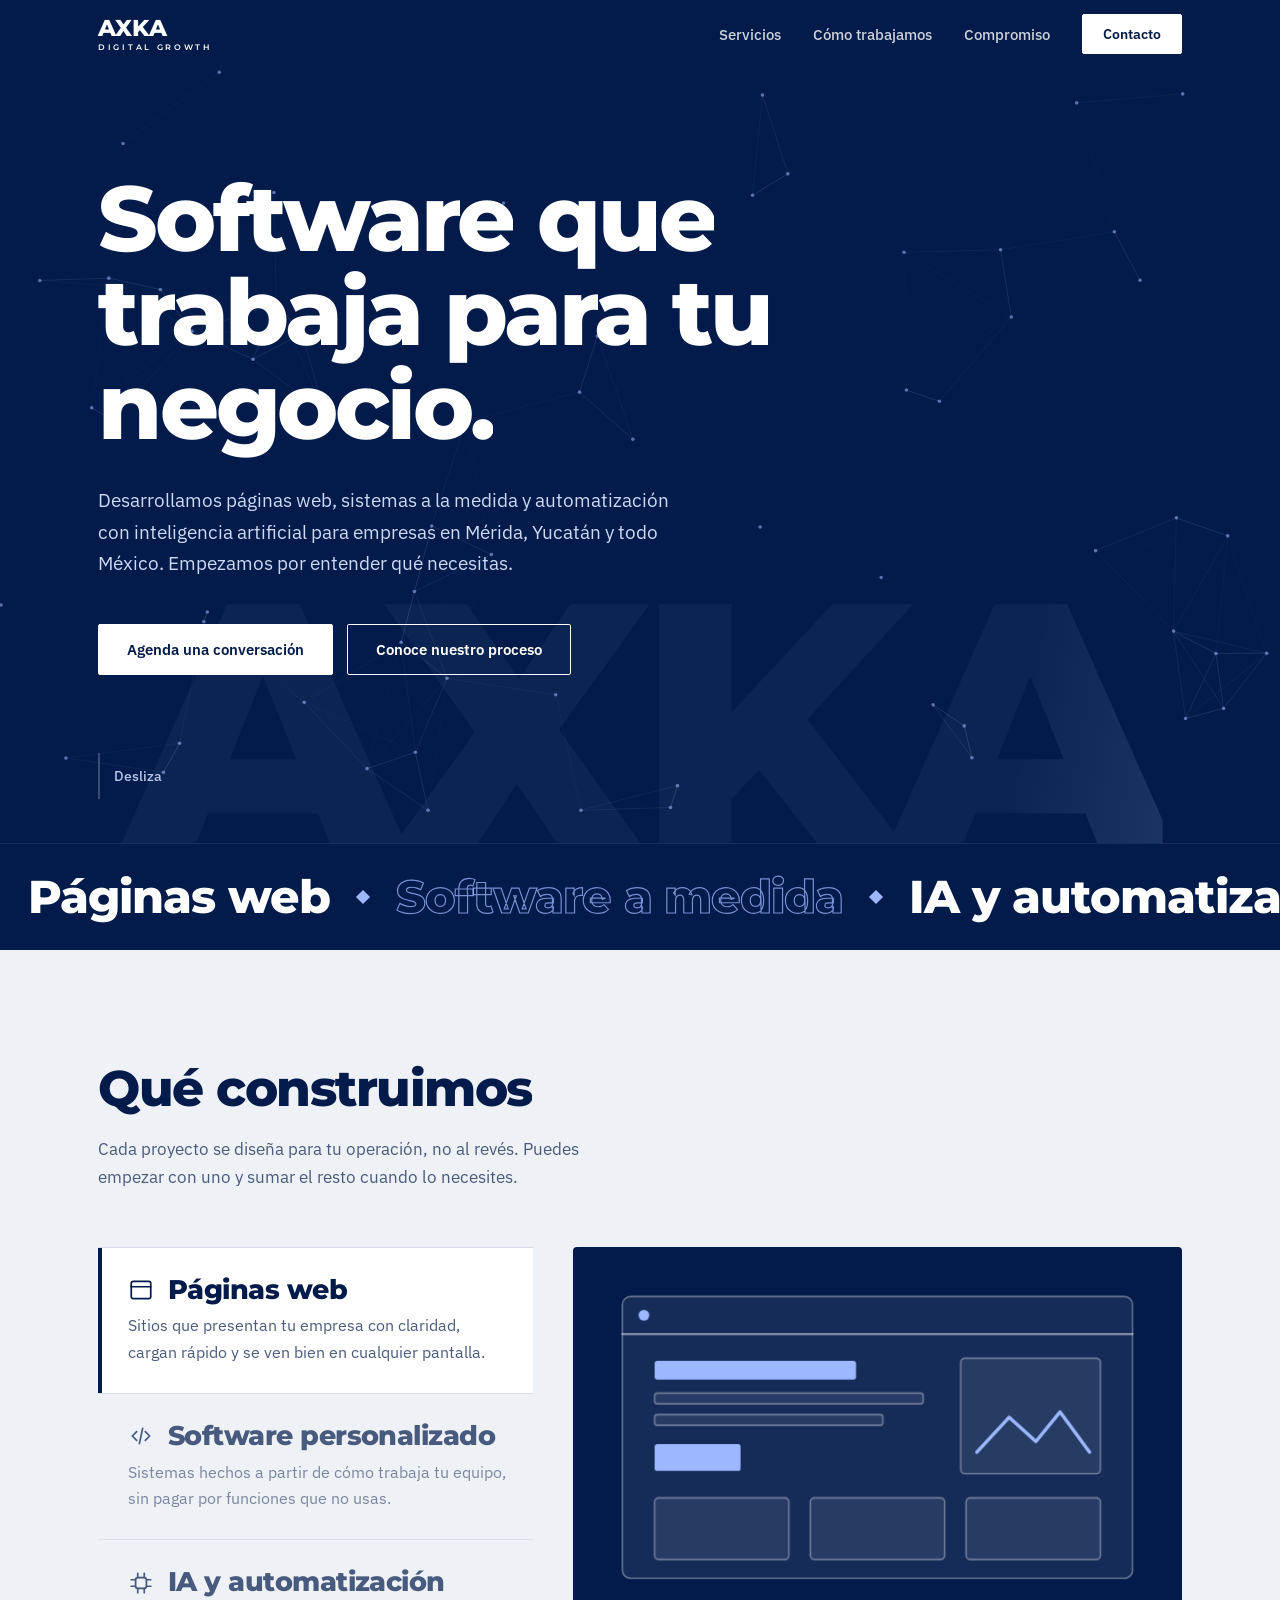
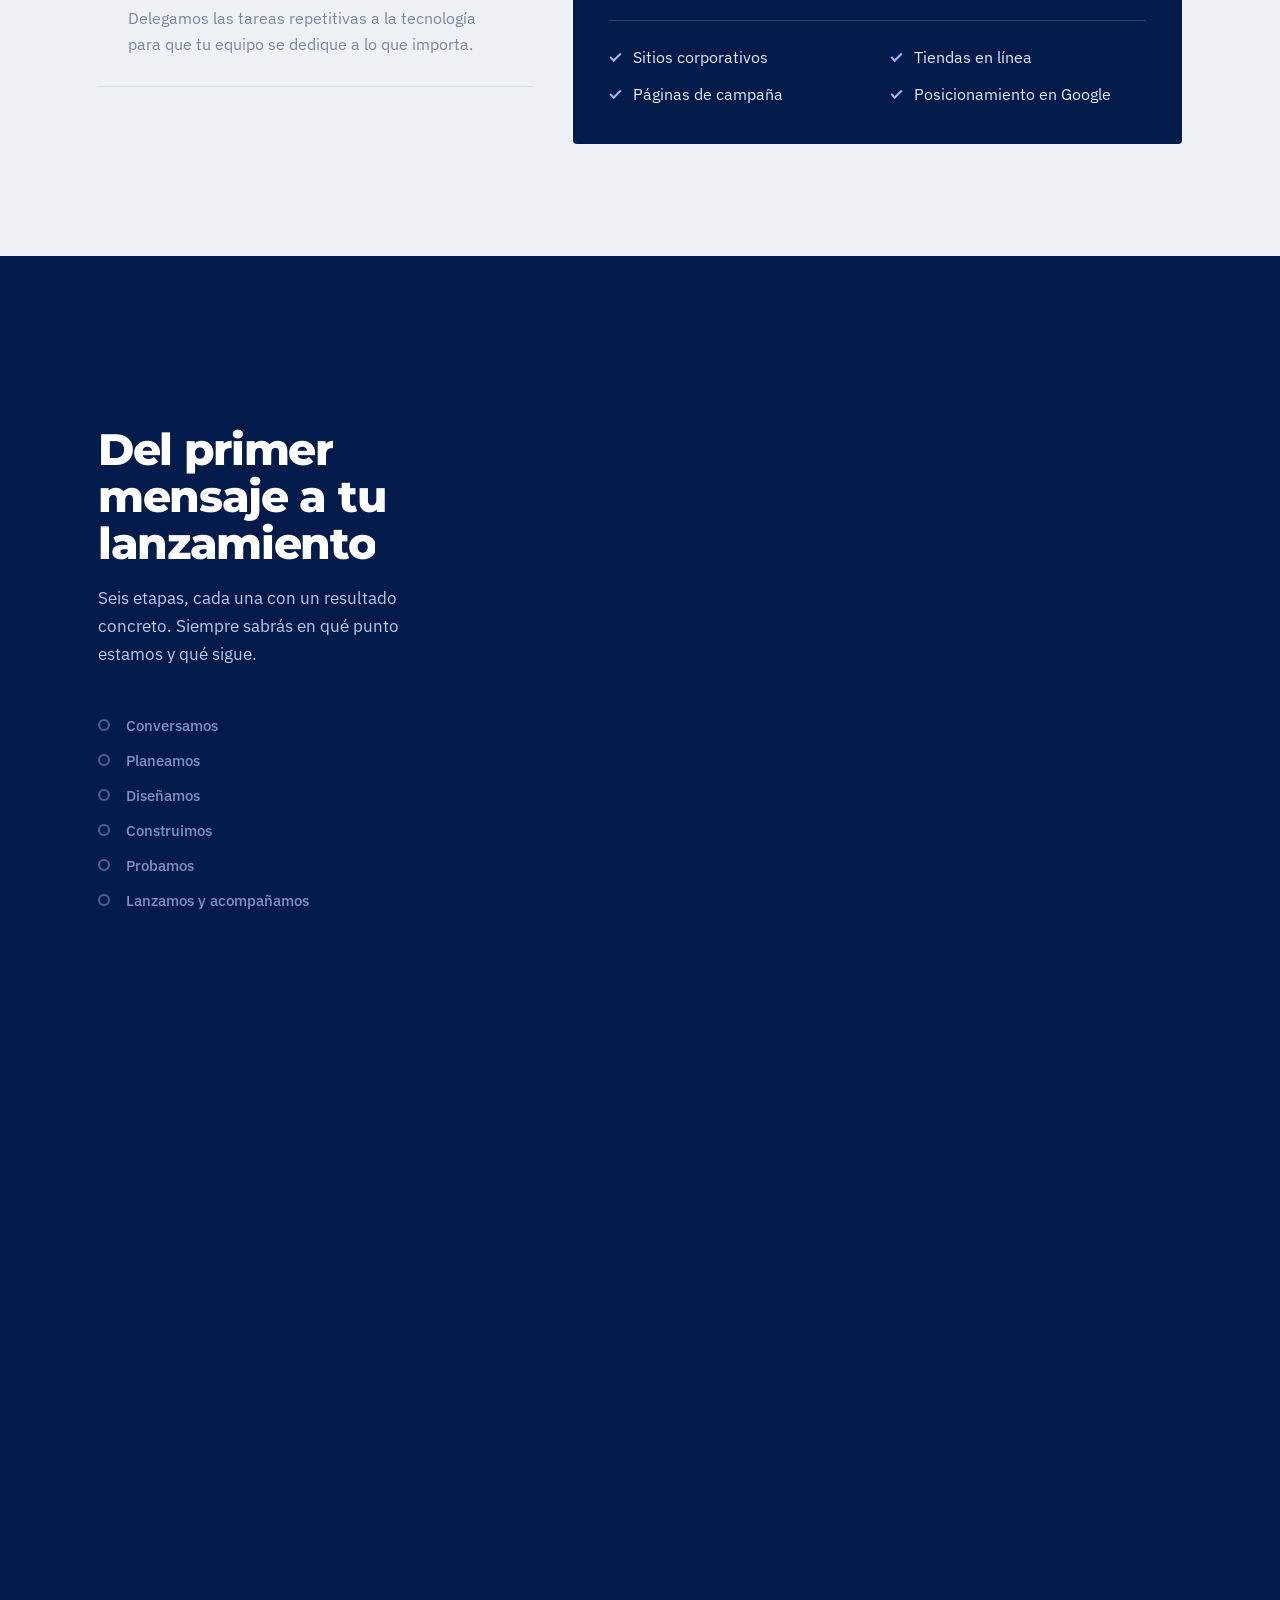
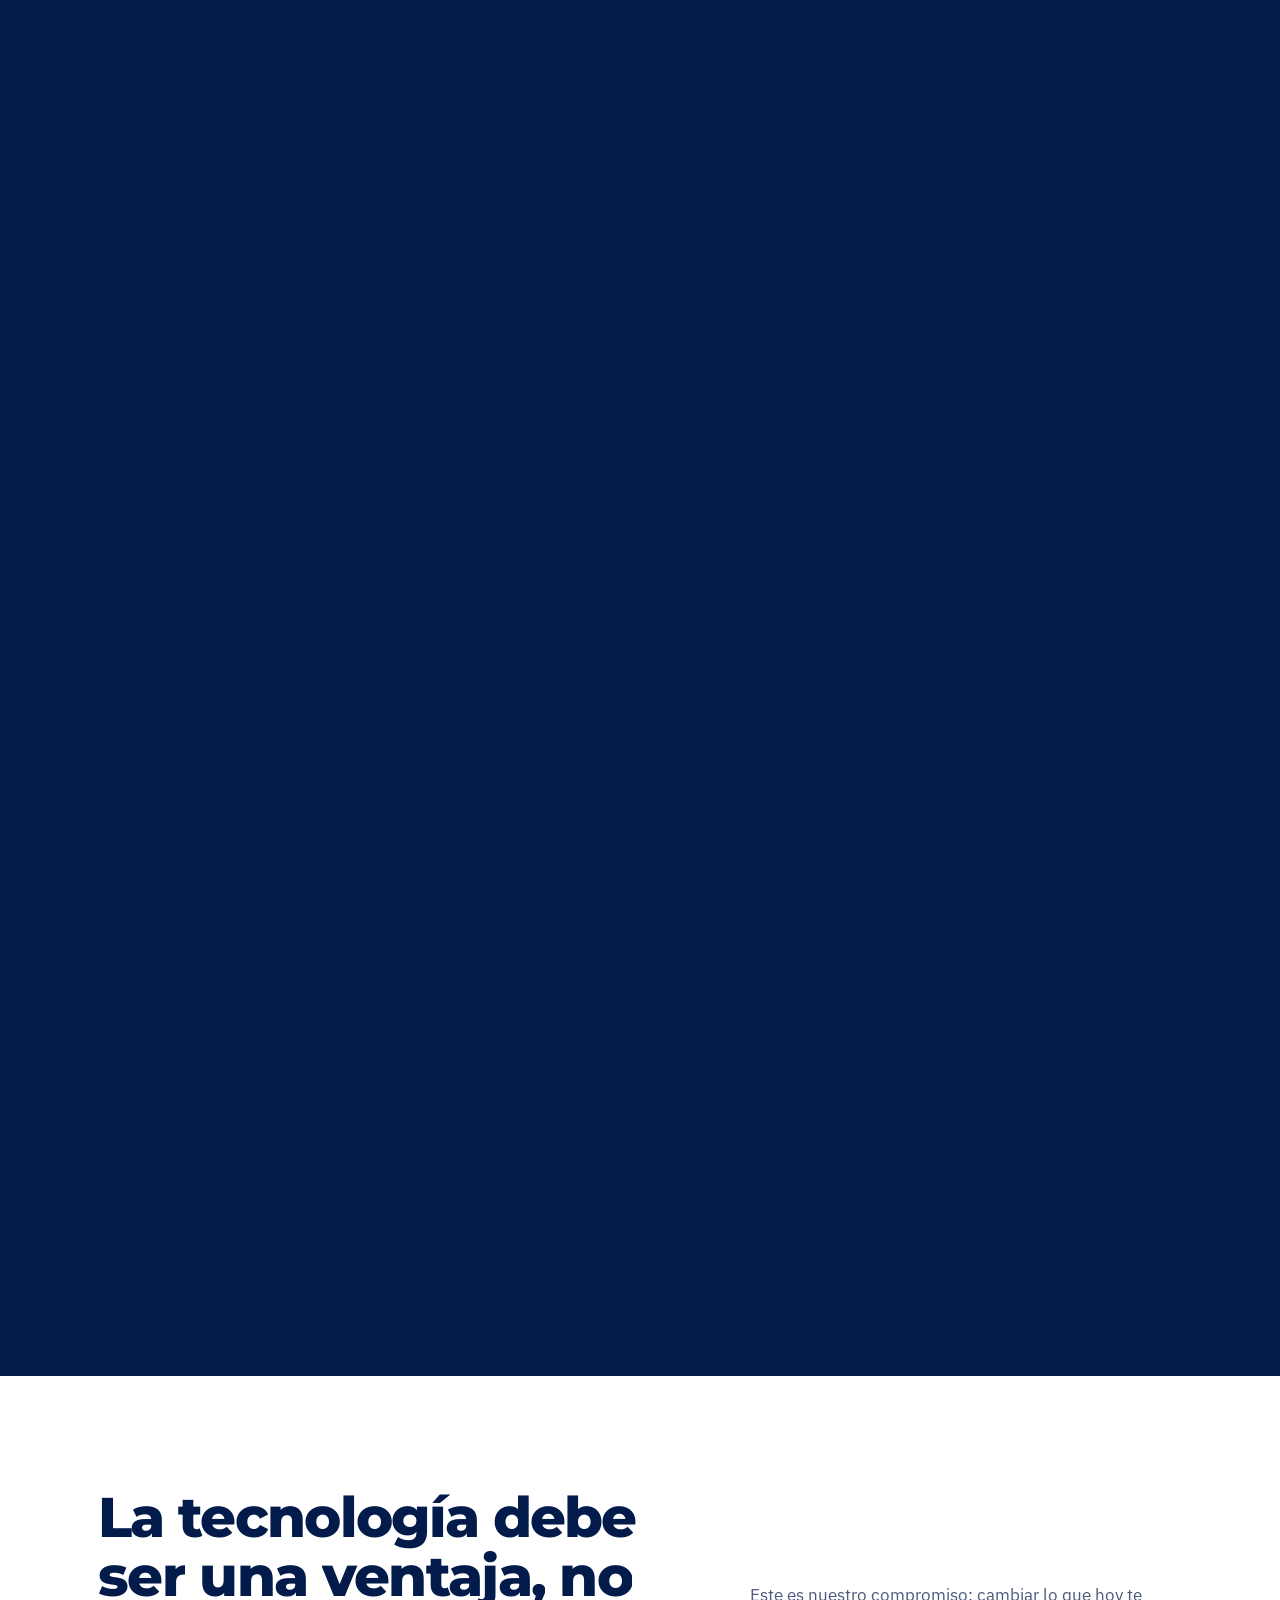
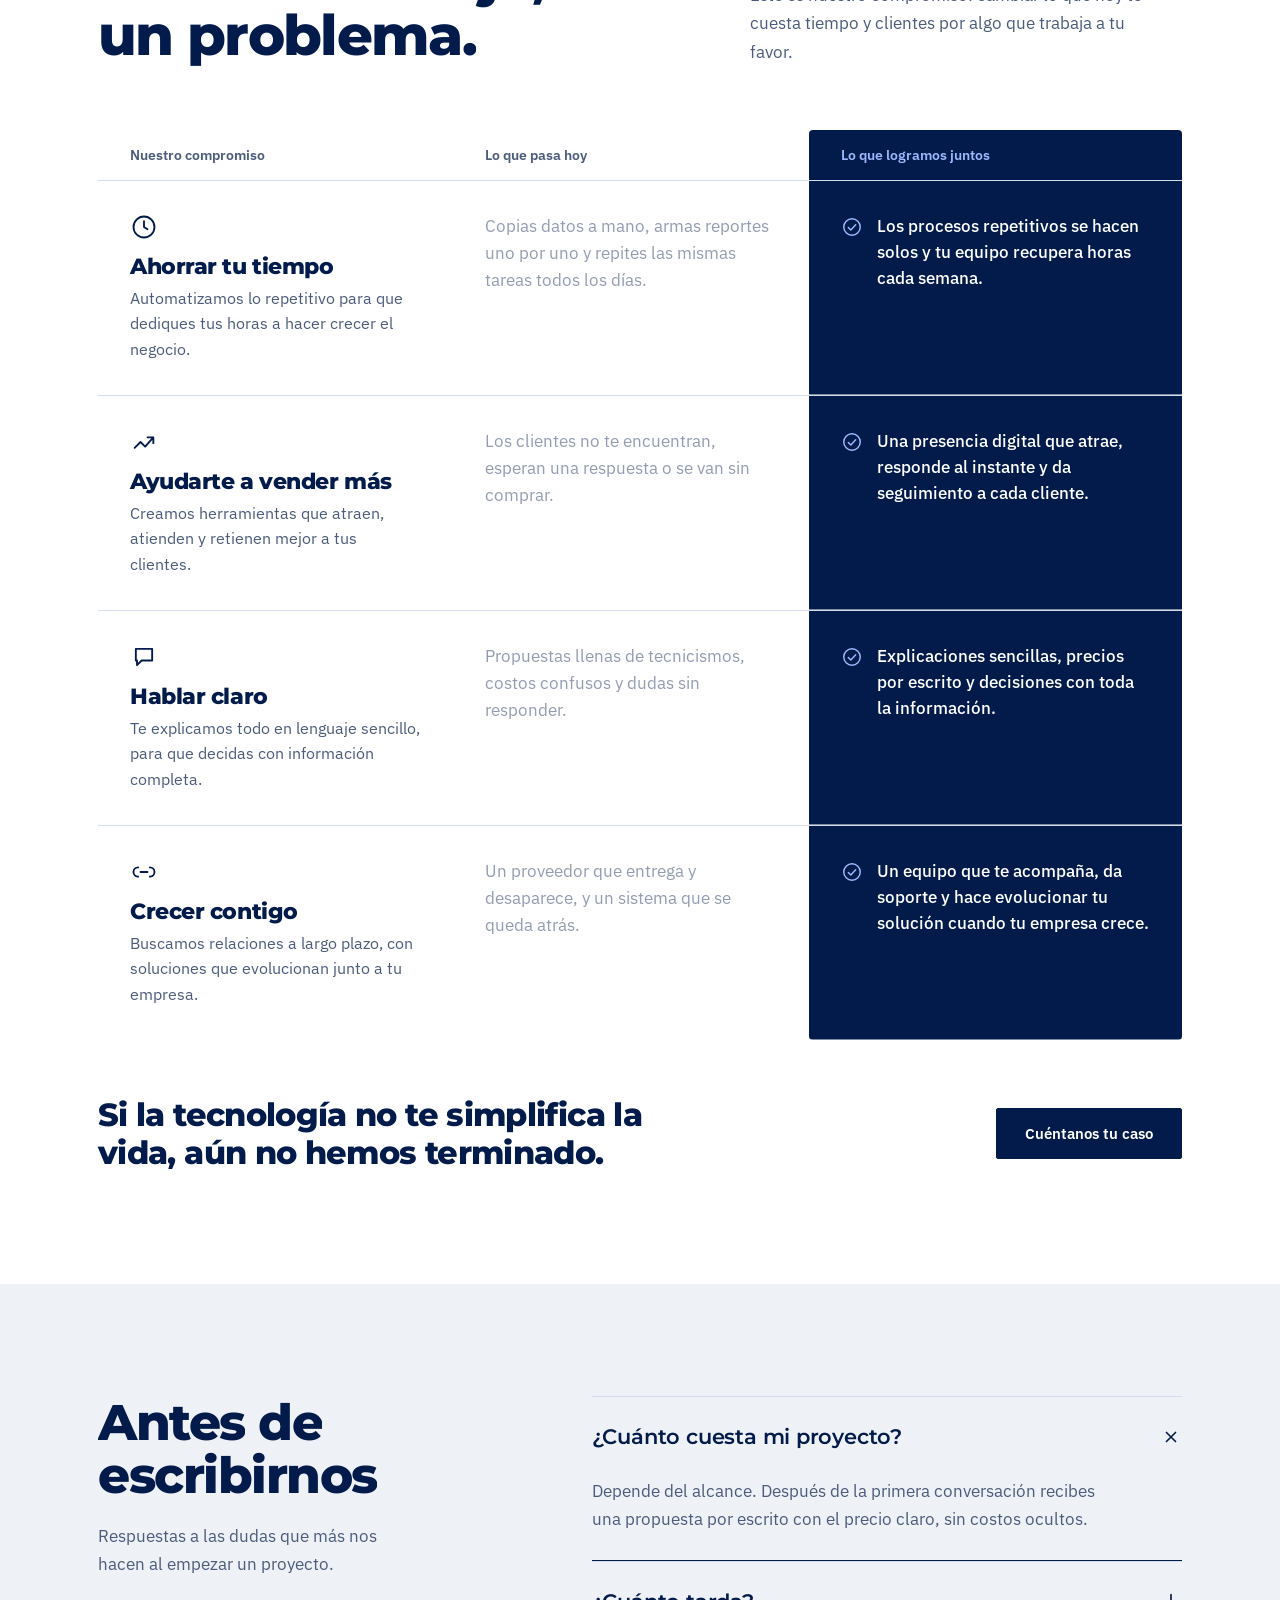
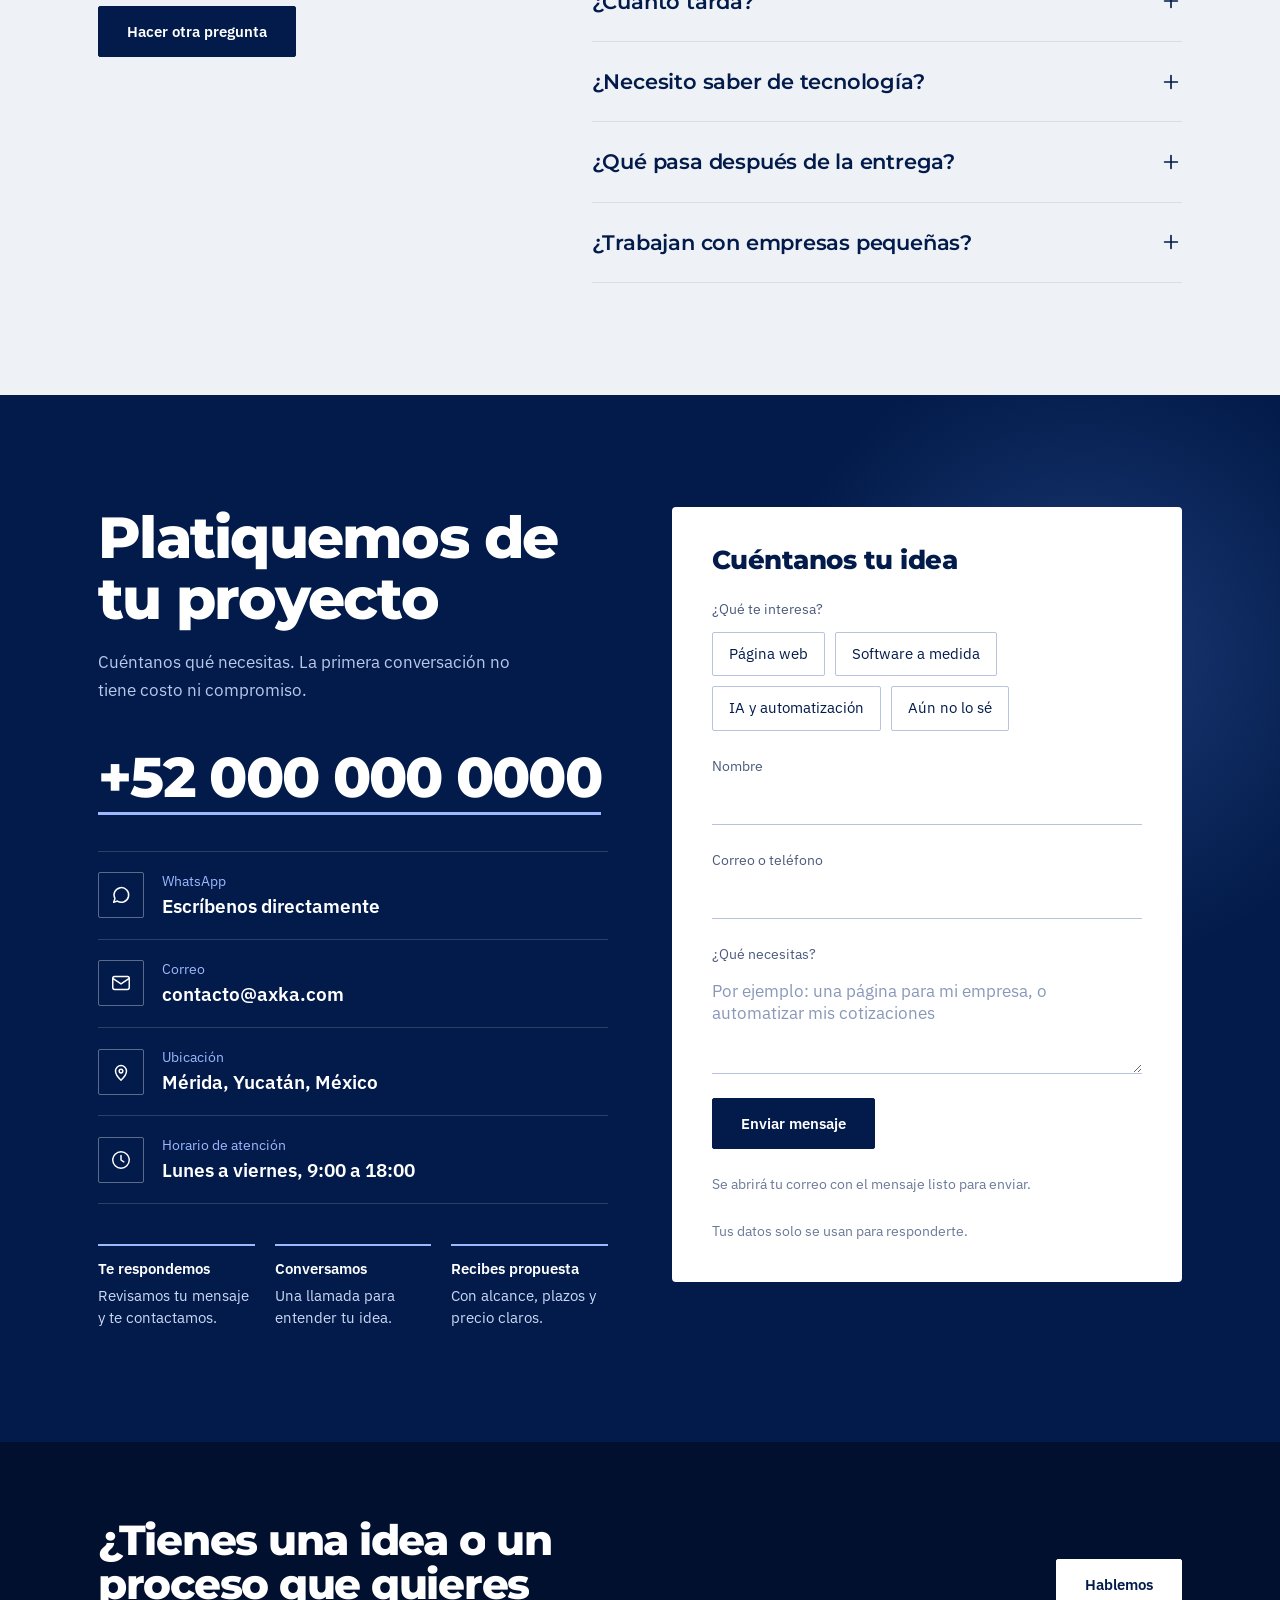
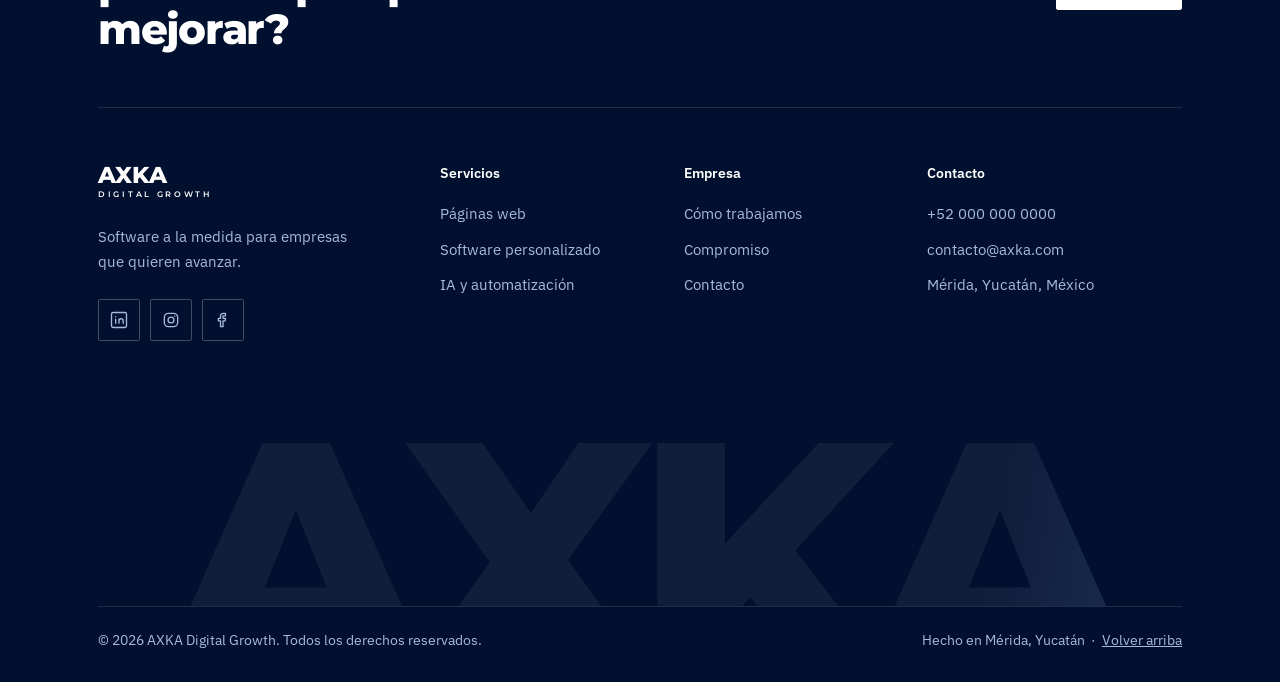
<file: index.html>
<!DOCTYPE html>
<html lang="es-MX">
<head>
  <meta charset="utf-8">
  <meta name="viewport" content="width=device-width, initial-scale=1, viewport-fit=cover">

  <!-- ================= SEO =================
       Dominio: https://axkadg.com  (si cambia, reemplázalo en este archivo,
       robots.txt, sitemap.xml y site.webmanifest) -->
  <title>Páginas web, software a medida e IA en Mérida | AXKA</title>
  <meta name="description" content="Agencia de desarrollo en Mérida, Yucatán: páginas web, software a medida y automatización con inteligencia artificial para empresas. Primera asesoría sin costo.">
  <link rel="canonical" href="https://axkadg.com/">
  <meta name="robots" content="index, follow, max-image-preview:large, max-snippet:-1, max-video-preview:-1">
  <meta name="author" content="AXKA Digital Growth">
  <meta name="theme-color" content="#021b4a">
  <link rel="alternate" hreflang="es-MX" href="https://axkadg.com/">
  <link rel="alternate" hreflang="x-default" href="https://axkadg.com/">

  <!-- SEO local -->
  <meta name="geo.region" content="MX-YUC">
  <meta name="geo.placename" content="Mérida, Yucatán">
  <meta name="geo.position" content="20.9674;-89.5926">
  <meta name="ICBM" content="20.9674, -89.5926">

  <!-- Activa el loader antes de pintar (se omite con "reducir movimiento") -->
  <script>
    (function () {
      // true = la pantalla de carga se ve solo la primera vez en cada visita
      var ONCE_PER_SESSION = false;

      if (matchMedia("(prefers-reduced-motion: reduce)").matches) return;
      if (ONCE_PER_SESSION) {
        try {
          if (sessionStorage.getItem("axka-intro")) return;
          sessionStorage.setItem("axka-intro", "1");
        } catch (e) {}
      }

      var root = document.documentElement;
      root.classList.add("has-loader", "is-loading");
      // Seguridad: si el JS del loader fallara, la página no se queda bloqueada
      setTimeout(function () {
        root.classList.remove("has-loader", "is-loading");
      }, 15000);
    })();
  </script>

  <!-- Open Graph (vista previa en WhatsApp, Facebook, LinkedIn…) -->
  <meta property="og:type" content="website">
  <meta property="og:site_name" content="AXKA Digital Growth">
  <meta property="og:url" content="https://axkadg.com/">
  <meta property="og:title" content="Páginas web, software a medida e IA en Mérida | AXKA">
  <meta property="og:description" content="Desarrollamos páginas web, software a medida y automatización con IA para empresas. Primera asesoría sin costo.">
  <meta property="og:image" content="https://axkadg.com/assets/img/og-image.png?v=b1d4995cb0">
  <meta property="og:image:width" content="1200">
  <meta property="og:image:height" content="630">
  <meta property="og:image:alt" content="AXKA Digital Growth — Software que trabaja para tu negocio">
  <meta property="og:locale" content="es_MX">

  <!-- Twitter / X -->
  <meta name="twitter:card" content="summary_large_image">
  <meta name="twitter:title" content="Páginas web, software a medida e IA en Mérida | AXKA">
  <meta name="twitter:description" content="Desarrollamos páginas web, software a medida y automatización con IA para empresas. Primera asesoría sin costo.">
  <meta name="twitter:image" content="https://axkadg.com/assets/img/og-image.png?v=b1d4995cb0">
  <meta name="twitter:image:alt" content="AXKA Digital Growth — Software que trabaja para tu negocio">

  <!-- Íconos y manifiesto -->
  <link rel="icon" href="assets/img/favicon.svg?v=cab63dcf3c" type="image/svg+xml">
  <link rel="icon" href="assets/img/favicon-32.png?v=a15dc4d0d6" sizes="32x32" type="image/png">
  <link rel="apple-touch-icon" href="assets/img/apple-touch-icon.png?v=081d976668">
  <link rel="manifest" href="site.webmanifest?v=98c1b4bb6c">

  <!-- Datos estructurados (Google entiende quién eres, dónde estás y qué ofreces) -->
  <script type="application/ld+json">
  {
    "@context": "https://schema.org",
    "@graph": [
      {
        "@type": ["ProfessionalService", "LocalBusiness"],
        "@id": "https://axkadg.com/#negocio",
        "name": "AXKA Digital Growth",
        "url": "https://axkadg.com/",
        "logo": "https://axkadg.com/assets/img/icon-512.png",
        "image": "https://axkadg.com/assets/img/og-image.png",
        "description": "Agencia de desarrollo en Mérida, Yucatán: páginas web, software a medida y automatización con inteligencia artificial para empresas.",
        "email": "contacto@axka.com",
        "priceRange": "$$",
        "address": {
          "@type": "PostalAddress",
          "addressLocality": "Mérida",
          "addressRegion": "Yucatán",
          "addressCountry": "MX"
        },
        "geo": {
          "@type": "GeoCoordinates",
          "latitude": 20.9674,
          "longitude": -89.5926
        },
        "areaServed": [
          { "@type": "City", "name": "Mérida" },
          { "@type": "State", "name": "Yucatán" },
          { "@type": "Country", "name": "México" }
        ],
        "openingHoursSpecification": [{
          "@type": "OpeningHoursSpecification",
          "dayOfWeek": ["Monday", "Tuesday", "Wednesday", "Thursday", "Friday"],
          "opens": "09:00",
          "closes": "18:00"
        }],
        "knowsLanguage": "es",
        "hasOfferCatalog": {
          "@type": "OfferCatalog",
          "name": "Servicios",
          "itemListElement": [
            {
              "@type": "Offer",
              "itemOffered": {
                "@type": "Service",
                "name": "Desarrollo de páginas web",
                "description": "Sitios corporativos, tiendas en línea, páginas de campaña y posicionamiento en Google."
              }
            },
            {
              "@type": "Offer",
              "itemOffered": {
                "@type": "Service",
                "name": "Software a medida",
                "description": "Plataformas de gestión, paneles de control, aplicaciones web y móviles, e integración con tus herramientas."
              }
            },
            {
              "@type": "Offer",
              "itemOffered": {
                "@type": "Service",
                "name": "Inteligencia artificial y automatización",
                "description": "Asistentes para clientes, reportes automáticos, flujos entre sistemas y análisis de datos."
              }
            }
          ]
        }
      },
      {
        "@type": "WebSite",
        "@id": "https://axkadg.com/#sitio",
        "url": "https://axkadg.com/",
        "name": "AXKA Digital Growth",
        "inLanguage": "es-MX",
        "publisher": { "@id": "https://axkadg.com/#negocio" }
      },
      {
        "@type": "WebPage",
        "@id": "https://axkadg.com/#pagina",
        "url": "https://axkadg.com/",
        "name": "Páginas web, software a medida e IA en Mérida | AXKA",
        "isPartOf": { "@id": "https://axkadg.com/#sitio" },
        "about": { "@id": "https://axkadg.com/#negocio" },
        "inLanguage": "es-MX"
      },
      {
        "@type": "FAQPage",
        "@id": "https://axkadg.com/#faq",
        "mainEntity": [
          {
            "@type": "Question",
            "name": "¿Cuánto cuesta mi proyecto?",
            "acceptedAnswer": { "@type": "Answer", "text": "Depende del alcance. Después de la primera conversación recibes una propuesta por escrito con el precio claro, sin costos ocultos." }
          },
          {
            "@type": "Question",
            "name": "¿Cuánto tarda?",
            "acceptedAnswer": { "@type": "Answer", "text": "Una página web puede estar lista en pocas semanas y un sistema a medida toma más tiempo. En la propuesta te damos fechas concretas para cada etapa." }
          },
          {
            "@type": "Question",
            "name": "¿Necesito saber de tecnología?",
            "acceptedAnswer": { "@type": "Answer", "text": "No. Tú nos cuentas qué necesitas con tus propias palabras. Nosotros nos encargamos de lo técnico y te explicamos todo de forma sencilla." }
          },
          {
            "@type": "Question",
            "name": "¿Qué pasa después de la entrega?",
            "acceptedAnswer": { "@type": "Answer", "text": "Capacitamos a tu equipo y seguimos disponibles para soporte y mejoras. No desaparecemos cuando termina el proyecto." }
          },
          {
            "@type": "Question",
            "name": "¿Trabajan con empresas pequeñas?",
            "acceptedAnswer": { "@type": "Answer", "text": "Sí. Cada proyecto se ajusta al tamaño y la operación de tu negocio, y puedes empezar por una parte e ir creciendo." }
          }
        ]
      }
    ]
  }
  </script>

  <!-- Fuentes -->
  <link rel="preconnect" href="https://fonts.googleapis.com">
  <link rel="preconnect" href="https://fonts.gstatic.com" crossorigin>
  <link href="https://fonts.googleapis.com/css2?family=IBM+Plex+Sans:wght@400;500;600&family=Montserrat:wght@500;600;800&display=swap" rel="stylesheet">

  <!-- Estilos -->
  <link rel="stylesheet" href="assets/css/base.css?v=692f9243cc">
  <link rel="stylesheet" href="assets/css/layout.css?v=1badab1851">
  <link rel="stylesheet" href="assets/css/sections/hero.css?v=21cbad4cbf">
  <link rel="stylesheet" href="assets/css/sections/services.css?v=fca47c8163">
  <link rel="stylesheet" href="assets/css/sections/process.css?v=ee16d57207">
  <link rel="stylesheet" href="assets/css/sections/commitment.css?v=0f2ba0a0fd">
  <link rel="stylesheet" href="assets/css/sections/faq.css?v=af6aa8c3d8">
  <link rel="stylesheet" href="assets/css/sections/contact.css?v=930410f550">
  <link rel="stylesheet" href="assets/css/reveal.css?v=8c40509946">
  <link rel="stylesheet" href="assets/css/effects.css?v=fc4eb2ba27">
  <link rel="stylesheet" href="assets/css/loader.css?v=0b6a37ee02">

  <!-- Scripts (defer: se ejecutan cuando el HTML ya está listo) -->
  <script src="assets/js/loader.js?v=986673f684" defer></script>
  <script src="assets/js/header.js?v=e543eb40fb" defer></script>
  <script src="assets/js/split-headings.js?v=e1d419c188" defer></script>
  <script src="assets/js/pointer-effects.js?v=e471057597" defer></script>
  <script src="assets/js/hero-network.js?v=33a54d91c0" defer></script>
  <script src="assets/js/services-tabs.js?v=113175c04f" defer></script>
  <script src="assets/js/process-scroll.js?v=aa9f9fc448" defer></script>
  <script src="assets/js/commitment.js?v=675a2c0e43" defer></script>
  <script src="assets/js/faq.js?v=87c28d1f53" defer></script>
  <script src="assets/js/reveal.js?v=1ac928ef0f" defer></script>
  <script src="assets/js/contact-form.js?v=4c31f4b0b1" defer></script>
</head>
<body>

  <!-- ================= LOADER =================
       Pantalla de carga: el logo se dibuja trazo a trazo y se rellena
       mientras la página carga; se va en cuanto está lista.
       Ver assets/js/loader.js. Contornos: Montserrat 800/600 (SIL OFL). -->
  <div class="loader" id="loader" role="status" aria-live="polite">
    <span class="loader-sr">Cargando AXKA Digital Growth…</span>
      <svg class="loader-logo" viewBox="-53.153 -1.2 106.307 28.424" aria-hidden="true">
        <g class="loader-logo-group">
          <!-- 1) Contornos que se dibujan -->
          <g class="loader-outline" fill="none" stroke-linecap="round" stroke-linejoin="round">
            <path id="axl-g0" class="loader-w" data-delay="0" stroke-width=".3" d="M-35.864 16.1H-31.215L-29.958 12.966H-23.135L-21.878 16.1H-17.151L-24.268 -0H-28.754ZM-24.479 9.612H-28.614L-26.546 4.456L-24.479 9.612Z"/><!-- A -->
            <path id="axl-g1" class="loader-w" data-delay="50" stroke-width=".3" d="M-17.281 16.1H-12.079L-8.8 11.116L-5.447 16.1H-0.222L-6.198 7.778L-0.589 -0H-5.503L-8.669 4.655L-11.9 -0H-17.032L-11.408 7.936Z"/><!-- X -->
            <path id="axl-g2" class="loader-w" data-delay="100" stroke-width=".3" d="M1.566 16.1H6.06V12.073L7.756 10.259L12.374 16.1H17.661L10.747 7.132L17.304 -0H12.299L6.06 6.703V-0H1.566Z"/><!-- K -->
            <path id="axl-g3" class="loader-w" data-delay="150" stroke-width=".3" d="M17.151 16.1H21.8L23.057 12.966H29.88L31.137 16.1H35.864L28.747 -0H24.261ZM28.536 9.612H24.401L26.469 4.456L28.536 9.612Z"/><!-- A -->
            <path id="axl-g4" class="loader-t" data-delay="60" stroke-width=".18" d="M-51.953 25.95H-49.66Q-48.808 25.95 -48.164 25.621Q-47.519 25.293 -47.157 24.704Q-46.795 24.115 -46.795 23.325Q-46.795 22.534 -47.157 21.945Q-47.519 21.357 -48.164 21.029Q-48.808 20.7 -49.66 20.7H-51.953ZM-50.98 25.125V21.525H-49.709Q-49.118 21.525 -48.687 21.749Q-48.255 21.973 -48.016 22.375Q-47.777 22.776 -47.777 23.325Q-47.777 23.866 -48.016 24.271Q-48.255 24.677 -48.687 24.901Q-49.118 25.125 -49.709 25.125Z"/><!-- D -->
            <path id="axl-g5" class="loader-t" data-delay="72" stroke-width=".18" d="M-43.058 25.95H-42.085V20.7H-43.058Z"/><!-- I -->
            <path id="axl-g6" class="loader-t" data-delay="83" stroke-width=".18" d="M-35.518 26.024Q-34.96 26.024 -34.416 25.855Q-33.873 25.686 -33.465 25.357V23.267H-34.382V24.898Q-34.543 24.992 -34.71 25.049Q-35.073 25.173 -35.465 25.173Q-35.88 25.173 -36.227 25.037Q-36.573 24.901 -36.829 24.65Q-37.086 24.399 -37.225 24.06Q-37.364 23.722 -37.364 23.325Q-37.364 22.92 -37.225 22.582Q-37.086 22.244 -36.829 21.996Q-36.573 21.748 -36.222 21.613Q-35.872 21.477 -35.455 21.477Q-35.031 21.477 -34.674 21.623Q-34.316 21.77 -34.01 22.081L-33.394 21.481Q-33.765 21.059 -34.301 20.842Q-34.837 20.626 -35.5 20.626Q-36.12 20.626 -36.637 20.824Q-37.155 21.023 -37.539 21.387Q-37.924 21.752 -38.135 22.244Q-38.346 22.737 -38.346 23.325Q-38.346 23.913 -38.135 24.406Q-37.924 24.898 -37.543 25.263Q-37.162 25.627 -36.646 25.826Q-36.129 26.024 -35.518 26.024Z"/><!-- G -->
            <path id="axl-g7" class="loader-t" data-delay="95" stroke-width=".18" d="M-29.476 25.95H-28.502V20.7H-29.476Z"/><!-- I -->
            <path id="axl-g8" class="loader-t" data-delay="107" stroke-width=".18" d="M-23.322 25.95H-22.348V21.524H-20.608V20.7H-25.062V21.524H-23.322Z"/><!-- T -->
            <path id="axl-g9" class="loader-t" data-delay="118" stroke-width=".18" d="M-17.915 25.95H-16.911L-16.39 24.735H-13.766L-13.245 25.95H-12.225L-14.591 20.7H-15.554ZM-14.094 23.969H-16.062L-15.078 21.674L-14.094 23.969Z"/><!-- A -->
            <path id="axl-g10" class="loader-t" data-delay="130" stroke-width=".18" d="M-8.851 25.95H-5.135V25.126H-7.877V20.7H-8.851Z"/><!-- L -->
            <path id="axl-g11" class="loader-t" data-delay="142" stroke-width=".18" d="M5.56 26.024Q6.118 26.024 6.661 25.855Q7.204 25.686 7.612 25.357V23.267H6.695V24.898Q6.535 24.992 6.367 25.049Q6.004 25.173 5.613 25.173Q5.197 25.173 4.851 25.037Q4.504 24.901 4.248 24.65Q3.992 24.399 3.853 24.06Q3.714 23.722 3.714 23.325Q3.714 22.92 3.853 22.582Q3.992 22.244 4.248 21.996Q4.504 21.748 4.855 21.613Q5.206 21.477 5.622 21.477Q6.046 21.477 6.404 21.623Q6.761 21.77 7.067 22.081L7.684 21.481Q7.313 21.059 6.776 20.842Q6.24 20.626 5.578 20.626Q4.958 20.626 4.44 20.824Q3.923 21.023 3.538 21.387Q3.154 21.752 2.943 22.244Q2.732 22.737 2.732 23.325Q2.732 23.913 2.943 24.406Q3.154 24.898 3.535 25.263Q3.915 25.627 4.432 25.826Q4.949 26.024 5.56 26.024Z"/><!-- G -->
            <path id="axl-g12" class="loader-t" data-delay="153" stroke-width=".18" d="M11.602 25.95H12.575V24.421H13.757Q13.862 24.421 13.962 24.416L15.032 25.95H16.086L14.878 24.23Q14.916 24.215 14.953 24.198Q15.453 23.976 15.723 23.56Q15.993 23.144 15.993 22.569Q15.993 21.693 15.395 21.197Q14.798 20.7 13.747 20.7H11.602ZM12.575 23.615V21.523H13.716Q14.358 21.523 14.685 21.796Q15.011 22.068 15.011 22.569Q15.011 23.063 14.685 23.339Q14.358 23.615 13.716 23.615H12.575Z"/><!-- R -->
            <path id="axl-g13" class="loader-t" data-delay="165" stroke-width=".18" d="M22.238 26.024Q22.849 26.024 23.363 25.824Q23.878 25.623 24.258 25.26Q24.639 24.896 24.85 24.404Q25.062 23.911 25.062 23.325Q25.062 22.739 24.85 22.247Q24.639 21.754 24.258 21.39Q23.878 21.027 23.363 20.826Q22.849 20.626 22.236 20.626Q21.625 20.626 21.108 20.827Q20.591 21.029 20.209 21.395Q19.827 21.761 19.616 22.251Q19.404 22.741 19.404 23.325Q19.404 23.908 19.616 24.399Q19.827 24.89 20.208 25.255Q20.59 25.619 21.109 25.822Q21.628 26.024 22.238 26.024ZM22.236 25.173Q21.839 25.173 21.501 25.037Q21.163 24.902 20.913 24.65Q20.663 24.398 20.525 24.061Q20.386 23.724 20.386 23.323Q20.386 22.922 20.525 22.587Q20.664 22.252 20.914 22.001Q21.165 21.751 21.502 21.614Q21.839 21.477 22.236 21.477Q22.634 21.477 22.97 21.614Q23.305 21.751 23.554 22.001Q23.803 22.25 23.942 22.585Q24.08 22.92 24.08 23.323Q24.08 23.727 23.941 24.064Q23.802 24.401 23.553 24.65Q23.304 24.9 22.969 25.036Q22.634 25.173 22.236 25.173Z"/><!-- O -->
            <path id="axl-g14" class="loader-t" data-delay="177" stroke-width=".18" d="M30.035 25.95H31.077L32.394 22.074L33.692 25.95H34.728L36.467 20.7H35.538L34.195 24.715L32.871 20.7H31.969L30.609 24.692L29.303 20.7H28.297Z"/><!-- W -->
            <path id="axl-g15" class="loader-t" data-delay="188" stroke-width=".18" d="M41.141 25.95H42.114V21.524H43.854V20.7H39.401V21.524H41.141Z"/><!-- T -->
            <path id="axl-g16" class="loader-t" data-delay="200" stroke-width=".18" d="M50.98 25.95H51.953V20.7H50.98V22.867H48.268V20.7H47.294V25.95H48.268V23.702H50.98Z"/><!-- H -->
          </g>
          <!-- 2) Relleno (mismos contornos) -->
          <g class="loader-fill" opacity="0">
            <use href="#axl-g0" class="loader-word"/>
            <use href="#axl-g1" class="loader-word"/>
            <use href="#axl-g2" class="loader-word"/>
            <use href="#axl-g3" class="loader-word"/>
            <use href="#axl-g4" class="loader-tagline"/>
            <use href="#axl-g5" class="loader-tagline"/>
            <use href="#axl-g6" class="loader-tagline"/>
            <use href="#axl-g7" class="loader-tagline"/>
            <use href="#axl-g8" class="loader-tagline"/>
            <use href="#axl-g9" class="loader-tagline"/>
            <use href="#axl-g10" class="loader-tagline"/>
            <use href="#axl-g11" class="loader-tagline"/>
            <use href="#axl-g12" class="loader-tagline"/>
            <use href="#axl-g13" class="loader-tagline"/>
            <use href="#axl-g14" class="loader-tagline"/>
            <use href="#axl-g15" class="loader-tagline"/>
            <use href="#axl-g16" class="loader-tagline"/>
          </g>
        </g>
      </svg>
  </div>

  <!-- ================= HEADER ================= -->
  <header>
    <div class="wrap bar">
      <a class="logo" href="#inicio" aria-label="AXKA Digital Growth, inicio">AXKA<small>DIGITAL GROWTH</small></a>
      <nav aria-label="Principal">
        <a href="#servicios">Servicios</a>
        <a href="#proceso">Cómo trabajamos</a>
        <a href="#compromiso">Compromiso</a>
        <a class="btn light" href="#contacto">Contacto</a>
      </nav>
    </div>
    <div class="progress" aria-hidden="true"></div>
  </header>

  <main>

    <!-- ================= HERO ================= -->
    <section class="hero" id="inicio">
      <canvas id="hero-network" aria-hidden="true"></canvas>
      <a class="cue" href="#servicios" aria-label="Bajar a servicios"><i></i>Desliza</a>

      <div class="wrap">
        <h1>
          <span class="w"><span style="--i:0">Software</span></span>
          <span class="w"><span style="--i:1">que</span></span>
          <span class="w"><span style="--i:2">trabaja</span></span>
          <span class="w"><span style="--i:3">para</span></span>
          <span class="w"><span style="--i:4">tu</span></span>
          <span class="w"><span style="--i:5">negocio.</span></span>
        </h1>
        <p>Desarrollamos páginas web, sistemas a la medida y automatización con inteligencia artificial para empresas en Mérida, Yucatán y todo México. Empezamos por entender qué necesitas.</p>
        <div class="cta">
          <a class="btn light" href="#contacto">Agenda una conversación</a>
          <a class="btn line" href="#proceso">Conoce nuestro proceso</a>
        </div>
      </div>
    </section>

    <!-- ================= FRANJA DE SERVICIOS =================
         Decorativa: el contenido va duplicado para que el bucle no tenga cortes -->
    <div class="band" aria-hidden="true">
      <div class="band-track">
        <div class="band-group">
          <span>Páginas web</span><i></i>
          <span>Software a medida</span><i></i>
          <span>IA y automatización</span><i></i>
          <span>Tiendas en línea</span><i></i>
          <span>Paneles de control</span><i></i>
          <span>Asistentes para clientes</span><i></i>
        </div>
        <div class="band-group">
          <span>Páginas web</span><i></i>
          <span>Software a medida</span><i></i>
          <span>IA y automatización</span><i></i>
          <span>Tiendas en línea</span><i></i>
          <span>Paneles de control</span><i></i>
          <span>Asistentes para clientes</span><i></i>
        </div>
      </div>
    </div>

    <!-- ================= SERVICIOS ================= -->
    <section class="soft" id="servicios">
      <div class="wrap">
        <div class="head">
          <h2>Qué construimos</h2>
          <p class="muted">Cada proyecto se diseña para tu operación, no al revés. Puedes empezar con uno y sumar el resto cuando lo necesites.</p>
        </div>

        <div class="svc" id="svc">
          <!-- Pestañas -->
          <div class="tabs" role="tablist">
            <button type="button" class="tab" role="tab" id="tab-web" aria-controls="panel-web">
              <h3>
                <svg viewBox="0 0 24 24" aria-hidden="true"><rect x="3" y="4" width="18" height="16" rx="2"/><path d="M3 9h18"/></svg>
                Páginas web
              </h3>
              <p>Sitios que presentan tu empresa con claridad, cargan rápido y se ven bien en cualquier pantalla.</p>
            </button>
            <button type="button" class="tab" role="tab" id="tab-software" aria-controls="panel-software">
              <h3>
                <svg viewBox="0 0 24 24" aria-hidden="true"><path d="M8 8l-4 4 4 4M16 8l4 4-4 4M13.5 5l-3 14"/></svg>
                Software personalizado
              </h3>
              <p>Sistemas hechos a partir de cómo trabaja tu equipo, sin pagar por funciones que no usas.</p>
            </button>
            <button type="button" class="tab" role="tab" id="tab-ia" aria-controls="panel-ia">
              <h3>
                <svg viewBox="0 0 24 24" aria-hidden="true"><rect x="7" y="7" width="10" height="10" rx="2"/><path d="M9 3v4M15 3v4M9 17v4M15 17v4M3 9h4M3 15h4M17 9h4M17 15h4"/></svg>
                IA y automatización
              </h3>
              <p>Delegamos las tareas repetitivas a la tecnología para que tu equipo se dedique a lo que importa.</p>
            </button>
          </div>

          <!-- Paneles -->
          <div class="sp">
            <!-- Panel: Páginas web -->
            <div class="pn" role="tabpanel" id="panel-web" aria-labelledby="tab-web">
              <svg viewBox="0 0 400 230" aria-hidden="true">
                <rect class="f" x="10" y="10" width="380" height="210" rx="6" style="--i:0"/>
                <path class="l" d="M10 38h380" style="--i:1"/>
                <circle class="a" cx="26" cy="24" r="4" style="--i:1"/>
                <rect class="a" x="34" y="58" width="150" height="14" rx="2" style="--i:2"/>
                <rect class="f" x="34" y="82" width="200" height="8" rx="2" style="--i:3"/>
                <rect class="f" x="34" y="98" width="170" height="8" rx="2" style="--i:3"/>
                <rect class="a" x="34" y="120" width="64" height="20" rx="2" style="--i:4"/>
                <rect class="f" x="262" y="56" width="104" height="86" rx="3" style="--i:3"/>
                <path class="s" d="M274 126l24-26 20 18 18-22 22 30" style="--i:4"/>
                <rect class="f" x="34" y="160" width="100" height="46" rx="3" style="--i:5"/>
                <rect class="f" x="150" y="160" width="100" height="46" rx="3" style="--i:6"/>
                <rect class="f" x="266" y="160" width="100" height="46" rx="3" style="--i:7"/>
              </svg>
              <ul>
                <li>Sitios corporativos</li>
                <li>Tiendas en línea</li>
                <li>Páginas de campaña</li>
                <li>Posicionamiento en Google</li>
              </ul>
            </div>

            <!-- Panel: Software personalizado -->
            <div class="pn" role="tabpanel" id="panel-software" aria-labelledby="tab-software">
              <svg viewBox="0 0 400 230" aria-hidden="true">
                <rect class="f" x="10" y="10" width="70" height="210" rx="6" style="--i:0"/>
                <path class="l" d="M24 40h42M24 62h42M24 84h28" style="--i:1"/>
                <rect class="f" x="94" y="22" width="92" height="48" rx="4" style="--i:1"/>
                <rect class="f" x="198" y="22" width="92" height="48" rx="4" style="--i:2"/>
                <rect class="f" x="302" y="22" width="88" height="48" rx="4" style="--i:3"/>
                <rect class="f" x="94" y="82" width="296" height="138" rx="4" style="--i:3"/>
                <rect class="a" x="120" y="168" width="24" height="40" style="--i:4"/>
                <rect class="a" x="160" y="146" width="24" height="62" style="--i:5"/>
                <rect class="a" x="200" y="158" width="24" height="50" style="--i:6"/>
                <rect class="a" x="240" y="124" width="24" height="84" style="--i:7"/>
                <path class="s" d="M290 170l30-26 22 8 30-40" style="--i:8"/>
              </svg>
              <ul>
                <li>Plataformas de gestión</li>
                <li>Paneles de control</li>
                <li>Aplicaciones web y móviles</li>
                <li>Integración con tus herramientas</li>
              </ul>
            </div>

            <!-- Panel: IA y automatización -->
            <div class="pn" role="tabpanel" id="panel-ia" aria-labelledby="tab-ia">
              <svg viewBox="0 0 400 230" aria-hidden="true">
                <rect class="f" x="10" y="10" width="220" height="48" rx="10" style="--i:0"/>
                <path class="l" d="M28 28h150M28 42h100" style="--i:1"/>
                <rect class="a" x="170" y="70" width="220" height="48" rx="10" style="--i:2"/>
                <path class="nv" d="M188 88h150M188 102h90" style="--i:3"/>
                <circle class="f" cx="48" cy="178" r="22" style="--i:4"/>
                <path class="s" d="M70 178h56" style="--i:5"/>
                <circle class="f" cx="148" cy="178" r="22" style="--i:5"/>
                <path class="s" d="M170 178h56" style="--i:6"/>
                <circle class="a" cx="248" cy="178" r="22" style="--i:6"/>
                <path class="s" d="M270 178h56" style="--i:7"/>
                <rect class="f" x="330" y="156" width="56" height="44" rx="4" style="--i:8"/>
              </svg>
              <ul>
                <li>Asistentes para clientes</li>
                <li>Reportes automáticos</li>
                <li>Flujos entre sistemas</li>
                <li>Análisis de datos</li>
              </ul>
            </div>
          </div>
        </div>
      </div>
    </section>

    <!-- ================= PROCESO ================= -->
    <section class="proc" id="proceso">
      <div class="track" id="track">
        <div class="stage">
          <div class="wrap pgrid">
            <div class="pl">
              <h2>Del primer mensaje a tu lanzamiento</h2>
              <p>Seis etapas, cada una con un resultado concreto. Siempre sabrás en qué punto estamos y qué sigue.</p>
              <div class="rail" aria-label="Etapas">
                <button type="button"><i></i><span>Conversamos</span></button>
                <button type="button"><i></i><span>Planeamos</span></button>
                <button type="button"><i></i><span>Diseñamos</span></button>
                <button type="button"><i></i><span>Construimos</span></button>
                <button type="button"><i></i><span>Probamos</span></button>
                <button type="button"><i></i><span>Lanzamos y acompañamos</span></button>
              </div>
            </div>

            <div class="pr">
              <article class="ph">
                <div class="big">1</div>
                <h3>Conversamos</h3>
                <div class="q">Primero escuchar. Después construir.</div>
                <p>Nos cuentas tu negocio, tus problemas y lo que quieres lograr. Preguntamos hasta entenderlo bien. Esta primera charla no tiene costo.</p>
                <div class="r"><span>Tú recibes</span>Claridad sobre qué necesitas y por dónde empezar</div>
              </article>
              <article class="ph">
                <div class="big">2</div>
                <h3>Planeamos</h3>
                <div class="q">Sin letras chiquitas.</div>
                <p>Definimos qué se construye, en cuánto tiempo y con qué inversión.</p>
                <div class="r"><span>Tú recibes</span>Una propuesta por escrito con alcance, plazos y precio</div>
              </article>
              <article class="ph">
                <div class="big">3</div>
                <h3>Diseñamos</h3>
                <div class="q">Lo ves antes de que exista.</div>
                <p>Antes de programar te mostramos cómo se verá y funcionará, para ajustar a tiempo.</p>
                <div class="r"><span>Tú recibes</span>Un prototipo que puedes ver y comentar</div>
              </article>
              <article class="ph">
                <div class="big">4</div>
                <h3>Construimos</h3>
                <div class="q">Avances reales, no promesas.</div>
                <p>Desarrollamos el proyecto y te vamos mostrando los avances.</p>
                <div class="r"><span>Tú recibes</span>Entregas parciales que puedes probar</div>
              </article>
              <article class="ph">
                <div class="big">5</div>
                <h3>Probamos</h3>
                <div class="q">Los errores se encuentran aquí, no en tu negocio.</div>
                <p>Revisamos cada función en distintos dispositivos y escenarios antes de entregar.</p>
                <div class="r"><span>Tú recibes</span>Un producto revisado y listo para usar</div>
              </article>
              <article class="ph">
                <div class="big">6</div>
                <h3>Lanzamos y acompañamos</h3>
                <div class="q">El lanzamiento es solo el comienzo.</div>
                <p>Publicamos, capacitamos a tu equipo y seguimos disponibles para soporte y mejoras.</p>
                <div class="r"><span>Tú recibes</span>Tu proyecto en línea, capacitación y soporte</div>
              </article>
            </div>
          </div>
        </div>
      </div>
    </section>

    <!-- ================= COMPROMISO ================= -->
    <section class="com" id="compromiso">
      <div class="wrap">
        <div class="top">
          <h2>La tecnología debe ser una ventaja, no un problema.</h2>
          <p class="muted">Este es nuestro compromiso: cambiar lo que hoy te cuesta tiempo y clientes por algo que trabaja a tu favor.</p>
        </div>

        <div class="cmp" id="cmp">
          <div class="cr hd">
            <div>Nuestro compromiso</div>
            <div>Lo que pasa hoy</div>
            <div>Lo que logramos juntos</div>
          </div>

          <div class="cr">
            <div class="c1">
              <svg viewBox="0 0 24 24" aria-hidden="true"><circle cx="12" cy="12" r="9"/><path d="M12 7v5l3 2"/></svg>
              <h3>Ahorrar tu tiempo</h3>
              <p>Automatizamos lo repetitivo para que dediques tus horas a hacer crecer el negocio.</p>
            </div>
            <div class="pain">Copias datos a mano, armas reportes uno por uno y repites las mismas tareas todos los días.</div>
            <div class="gain">
              <svg viewBox="0 0 24 24" aria-hidden="true"><circle cx="12" cy="12" r="9"/><path d="M8 12.5l2.7 2.7L16 9.5"/></svg>
              <span>Los procesos repetitivos se hacen solos y tu equipo recupera horas cada semana.</span>
            </div>
          </div>

          <div class="cr">
            <div class="c1">
              <svg viewBox="0 0 24 24" aria-hidden="true"><path d="M4 17l5-5 4 4 7-8M15 8h5v5"/></svg>
              <h3>Ayudarte a vender más</h3>
              <p>Creamos herramientas que atraen, atienden y retienen mejor a tus clientes.</p>
            </div>
            <div class="pain">Los clientes no te encuentran, esperan una respuesta o se van sin comprar.</div>
            <div class="gain">
              <svg viewBox="0 0 24 24" aria-hidden="true"><circle cx="12" cy="12" r="9"/><path d="M8 12.5l2.7 2.7L16 9.5"/></svg>
              <span>Una presencia digital que atrae, responde al instante y da seguimiento a cada cliente.</span>
            </div>
          </div>

          <div class="cr">
            <div class="c1">
              <svg viewBox="0 0 24 24" aria-hidden="true"><path d="M5 5h14v10H10l-4 4v-4H5z"/></svg>
              <h3>Hablar claro</h3>
              <p>Te explicamos todo en lenguaje sencillo, para que decidas con información completa.</p>
            </div>
            <div class="pain">Propuestas llenas de tecnicismos, costos confusos y dudas sin responder.</div>
            <div class="gain">
              <svg viewBox="0 0 24 24" aria-hidden="true"><circle cx="12" cy="12" r="9"/><path d="M8 12.5l2.7 2.7L16 9.5"/></svg>
              <span>Explicaciones sencillas, precios por escrito y decisiones con toda la información.</span>
            </div>
          </div>

          <div class="cr">
            <div class="c1">
              <svg viewBox="0 0 24 24" aria-hidden="true"><path d="M9 12h6M7 8a4 4 0 000 8M17 8a4 4 0 010 8"/></svg>
              <h3>Crecer contigo</h3>
              <p>Buscamos relaciones a largo plazo, con soluciones que evolucionan junto a tu empresa.</p>
            </div>
            <div class="pain">Un proveedor que entrega y desaparece, y un sistema que se queda atrás.</div>
            <div class="gain">
              <svg viewBox="0 0 24 24" aria-hidden="true"><circle cx="12" cy="12" r="9"/><path d="M8 12.5l2.7 2.7L16 9.5"/></svg>
              <span>Un equipo que te acompaña, da soporte y hace evolucionar tu solución cuando tu empresa crece.</span>
            </div>
          </div>
        </div>

        <div class="cl">
          <p>Si la tecnología no te simplifica la vida, aún no hemos terminado.</p>
          <a class="btn navy" href="#contacto">Cuéntanos tu caso</a>
        </div>
      </div>
    </section>

    <!-- ================= FAQ ================= -->
    <section class="faq" id="faq">
      <div class="wrap fqg">
        <div class="side">
          <h2>Antes de escribirnos</h2>
          <p class="muted">Respuestas a las dudas que más nos hacen al empezar un proyecto.</p>
          <a class="btn navy" href="#contacto">Hacer otra pregunta</a>
        </div>

        <div>
          <details class="fq" open>
            <summary>¿Cuánto cuesta mi proyecto?<svg viewBox="0 0 24 24" aria-hidden="true"><path d="M12 5v14M5 12h14"/></svg></summary>
            <p>Depende del alcance. Después de la primera conversación recibes una propuesta por escrito con el precio claro, sin costos ocultos.</p>
          </details>
          <details class="fq">
            <summary>¿Cuánto tarda?<svg viewBox="0 0 24 24" aria-hidden="true"><path d="M12 5v14M5 12h14"/></svg></summary>
            <p>Una página web puede estar lista en pocas semanas y un sistema a medida toma más tiempo. En la propuesta te damos fechas concretas para cada etapa.</p>
          </details>
          <details class="fq">
            <summary>¿Necesito saber de tecnología?<svg viewBox="0 0 24 24" aria-hidden="true"><path d="M12 5v14M5 12h14"/></svg></summary>
            <p>No. Tú nos cuentas qué necesitas con tus propias palabras. Nosotros nos encargamos de lo técnico y te explicamos todo de forma sencilla.</p>
          </details>
          <details class="fq">
            <summary>¿Qué pasa después de la entrega?<svg viewBox="0 0 24 24" aria-hidden="true"><path d="M12 5v14M5 12h14"/></svg></summary>
            <p>Capacitamos a tu equipo y seguimos disponibles para soporte y mejoras. No desaparecemos cuando termina el proyecto.</p>
          </details>
          <details class="fq">
            <summary>¿Trabajan con empresas pequeñas?<svg viewBox="0 0 24 24" aria-hidden="true"><path d="M12 5v14M5 12h14"/></svg></summary>
            <p>Sí. Cada proyecto se ajusta al tamaño y la operación de tu negocio, y puedes empezar por una parte e ir creciendo.</p>
          </details>
        </div>
      </div>
    </section>

    <!-- ================= CONTACTO ================= -->
    <section class="contact" id="contacto">
      <div class="wrap cg">
        <div>
          <h2>Platiquemos de tu proyecto</h2>
          <p class="lead2">Cuéntanos qué necesitas. La primera conversación no tiene costo ni compromiso.</p>
          <a class="tel" href="tel:+520000000000">+52 000 000 0000</a>

          <div class="wl">
            <a class="way" href="https://wa.me/520000000000?text=Hola%2C%20quiero%20informaci%C3%B3n%20sobre%20sus%20servicios">
              <span class="wi"><svg viewBox="0 0 24 24" aria-hidden="true"><path d="M4 20l1.4-4.2A8 8 0 118 18.6z"/></svg></span>
              <span><small>WhatsApp</small><b>Escríbenos directamente</b></span>
            </a>
            <a class="way" href="mailto:contacto@axka.com">
              <span class="wi"><svg viewBox="0 0 24 24" aria-hidden="true"><rect x="3" y="5" width="18" height="14" rx="2"/><path d="M3 7l9 6 9-6"/></svg></span>
              <span><small>Correo</small><b>contacto@axka.com</b></span>
            </a>
            <div class="way">
              <span class="wi"><svg viewBox="0 0 24 24" aria-hidden="true"><path d="M12 21s-6-5.5-6-10a6 6 0 1112 0c0 4.5-6 10-6 10z"/><circle cx="12" cy="11" r="2"/></svg></span>
              <span><small>Ubicación</small><b>Mérida, Yucatán, México</b></span>
            </div>
            <div class="way">
              <span class="wi"><svg viewBox="0 0 24 24" aria-hidden="true"><circle cx="12" cy="12" r="9"/><path d="M12 7v5l3 2"/></svg></span>
              <span><small>Horario de atención</small><b>Lunes a viernes, 9:00 a 18:00</b></span>
            </div>
          </div>

          <div class="next">
            <div><strong>Te respondemos</strong>Revisamos tu mensaje y te contactamos.</div>
            <div><strong>Conversamos</strong>Una llamada para entender tu idea.</div>
            <div><strong>Recibes propuesta</strong>Con alcance, plazos y precio claros.</div>
          </div>
        </div>

        <form class="fcard" id="contact-form">
          <h3>Cuéntanos tu idea</h3>
          <fieldset class="chips">
            <legend>¿Qué te interesa?</legend>
            <label><input type="radio" name="interes" value="Página web"><span>Página web</span></label>
            <label><input type="radio" name="interes" value="Software a medida"><span>Software a medida</span></label>
            <label><input type="radio" name="interes" value="IA y automatización"><span>IA y automatización</span></label>
            <label><input type="radio" name="interes" value="Aún no lo sé"><span>Aún no lo sé</span></label>
          </fieldset>
          <label>Nombre<input name="nombre" required autocomplete="name"></label>
          <label>Correo o teléfono<input name="contacto" required autocomplete="email"></label>
          <label>¿Qué necesitas?<textarea name="mensaje" required placeholder="Por ejemplo: una página para mi empresa, o automatizar mis cotizaciones"></textarea></label>
          <button class="btn" type="submit">Enviar mensaje</button>
          <p class="note">Se abrirá tu correo con el mensaje listo para enviar.</p>
          <p class="note">Tus datos solo se usan para responderte.</p>
        </form>
      </div>
    </section>

  </main>

  <!-- ================= FOOTER ================= -->
  <footer class="ft">
    <div class="wrap">
      <div class="fcta">
        <h2>¿Tienes una idea o un proceso que quieres mejorar?</h2>
        <a class="btn light" href="#contacto">Hablemos</a>
      </div>

      <div class="fg">
        <div>
          <a class="logo" href="#inicio" aria-label="AXKA Digital Growth, inicio">AXKA<small>DIGITAL GROWTH</small></a>
          <p class="tg">Software a la medida para empresas que quieren avanzar.</p>
          <div class="soc">
            <a href="#" aria-label="LinkedIn"><svg viewBox="0 0 24 24" aria-hidden="true"><rect x="3" y="3" width="18" height="18" rx="2"/><path d="M8 11v5M8 8v.01M12 16v-5M12 13a2.5 2.5 0 015 0v3"/></svg></a>
            <a href="#" aria-label="Instagram"><svg viewBox="0 0 24 24" aria-hidden="true"><rect x="4" y="4" width="16" height="16" rx="5"/><circle cx="12" cy="12" r="3.5"/><path d="M16.5 7.5h.01"/></svg></a>
            <a href="#" aria-label="Facebook"><svg viewBox="0 0 24 24" aria-hidden="true"><path d="M15 4h-2.5A3.5 3.5 0 009 7.5V10H6.5v3H9v7h3v-7h2.5l.5-3H12V7.5c0-.3.2-.5.5-.5H15z"/></svg></a>
          </div>
        </div>
        <div>
          <h3>Servicios</h3>
          <ul>
            <li><a href="#servicios">Páginas web</a></li>
            <li><a href="#servicios">Software personalizado</a></li>
            <li><a href="#servicios">IA y automatización</a></li>
          </ul>
        </div>
        <div>
          <h3>Empresa</h3>
          <ul>
            <li><a href="#proceso">Cómo trabajamos</a></li>
            <li><a href="#compromiso">Compromiso</a></li>
            <li><a href="#contacto">Contacto</a></li>
          </ul>
        </div>
        <div>
          <h3>Contacto</h3>
          <ul>
            <li><a href="tel:+520000000000">+52 000 000 0000</a></li>
            <li><a href="mailto:contacto@axka.com">contacto@axka.com</a></li>
            <li>Mérida, Yucatán, México</li>
          </ul>
        </div>
      </div>
    </div>

    <div class="wm" aria-hidden="true"><span>AXKA</span></div>

    <div class="wrap">
      <div class="fb">
        <span>© 2026 AXKA Digital Growth. Todos los derechos reservados.</span>
        <span>Hecho en Mérida, Yucatán &nbsp;·&nbsp; <a href="#inicio">Volver arriba</a></span>
      </div>
    </div>
  </footer>

</body>
</html>
</file>
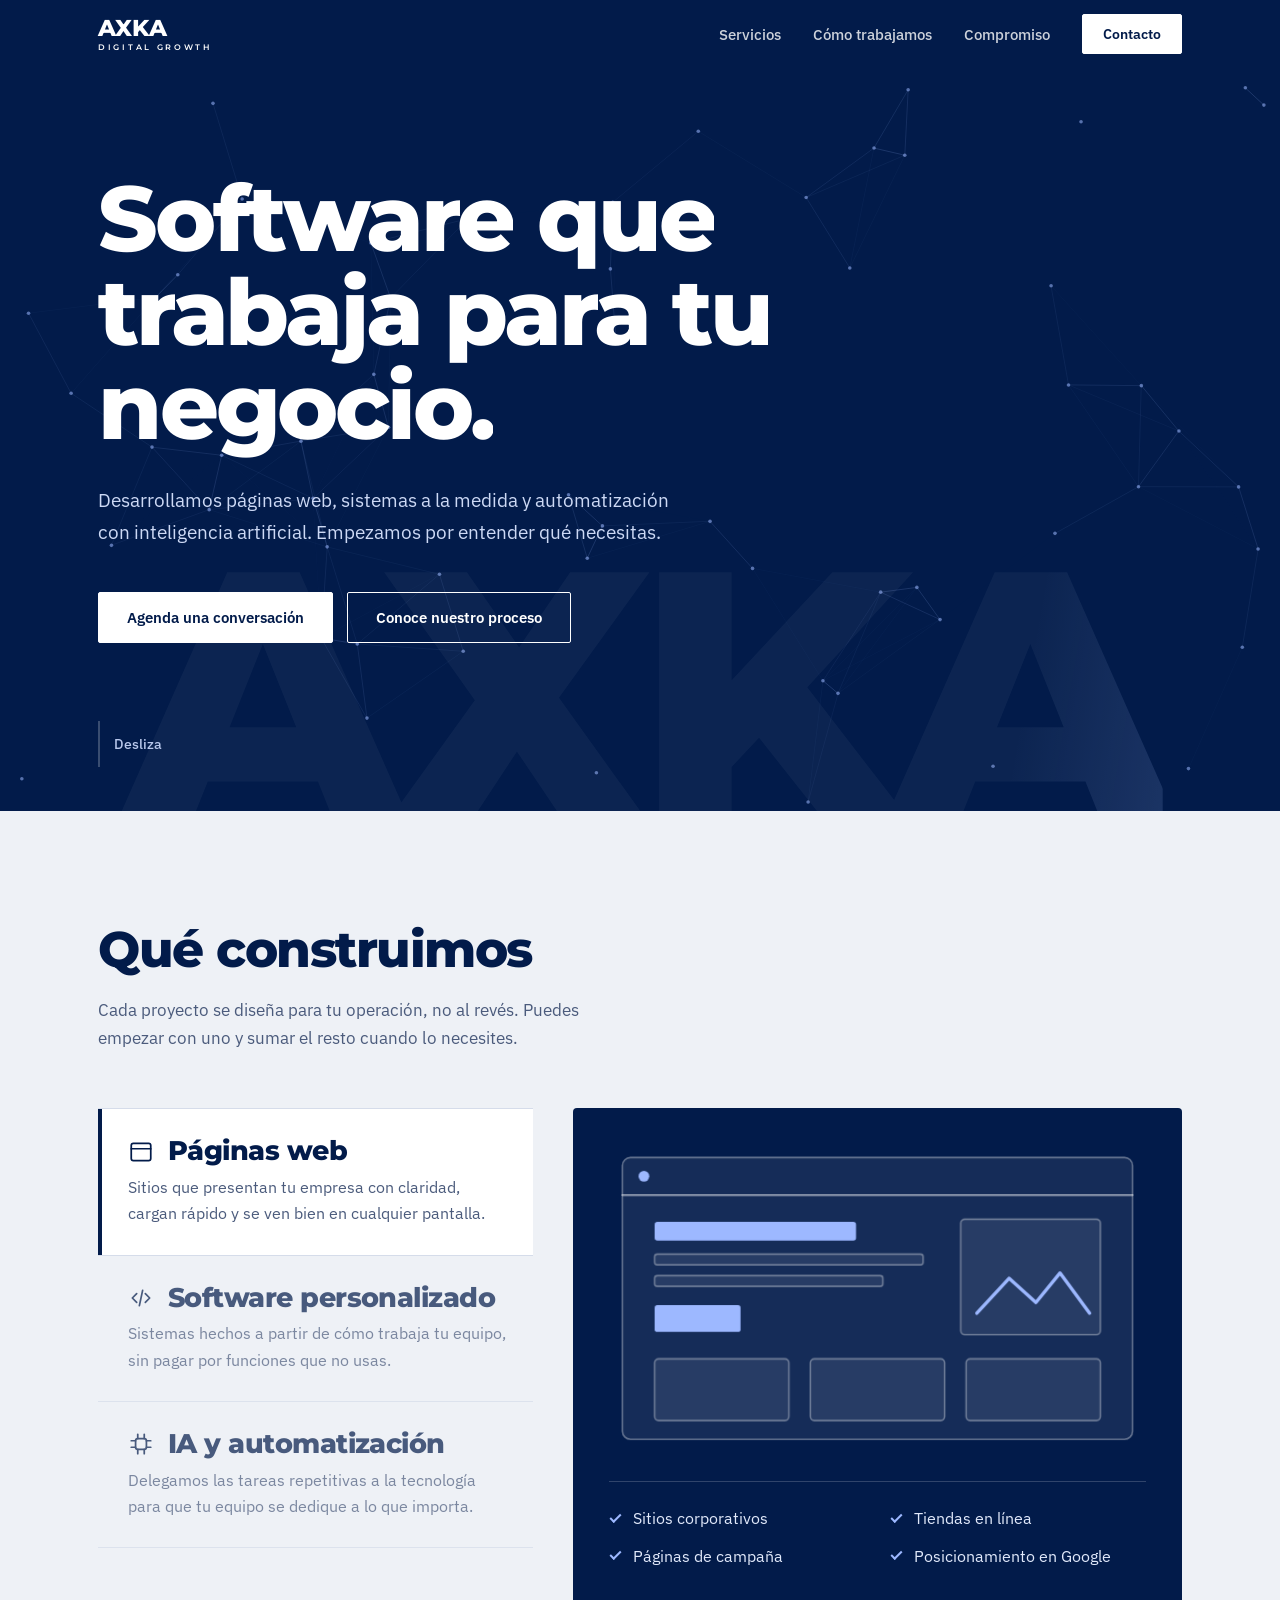
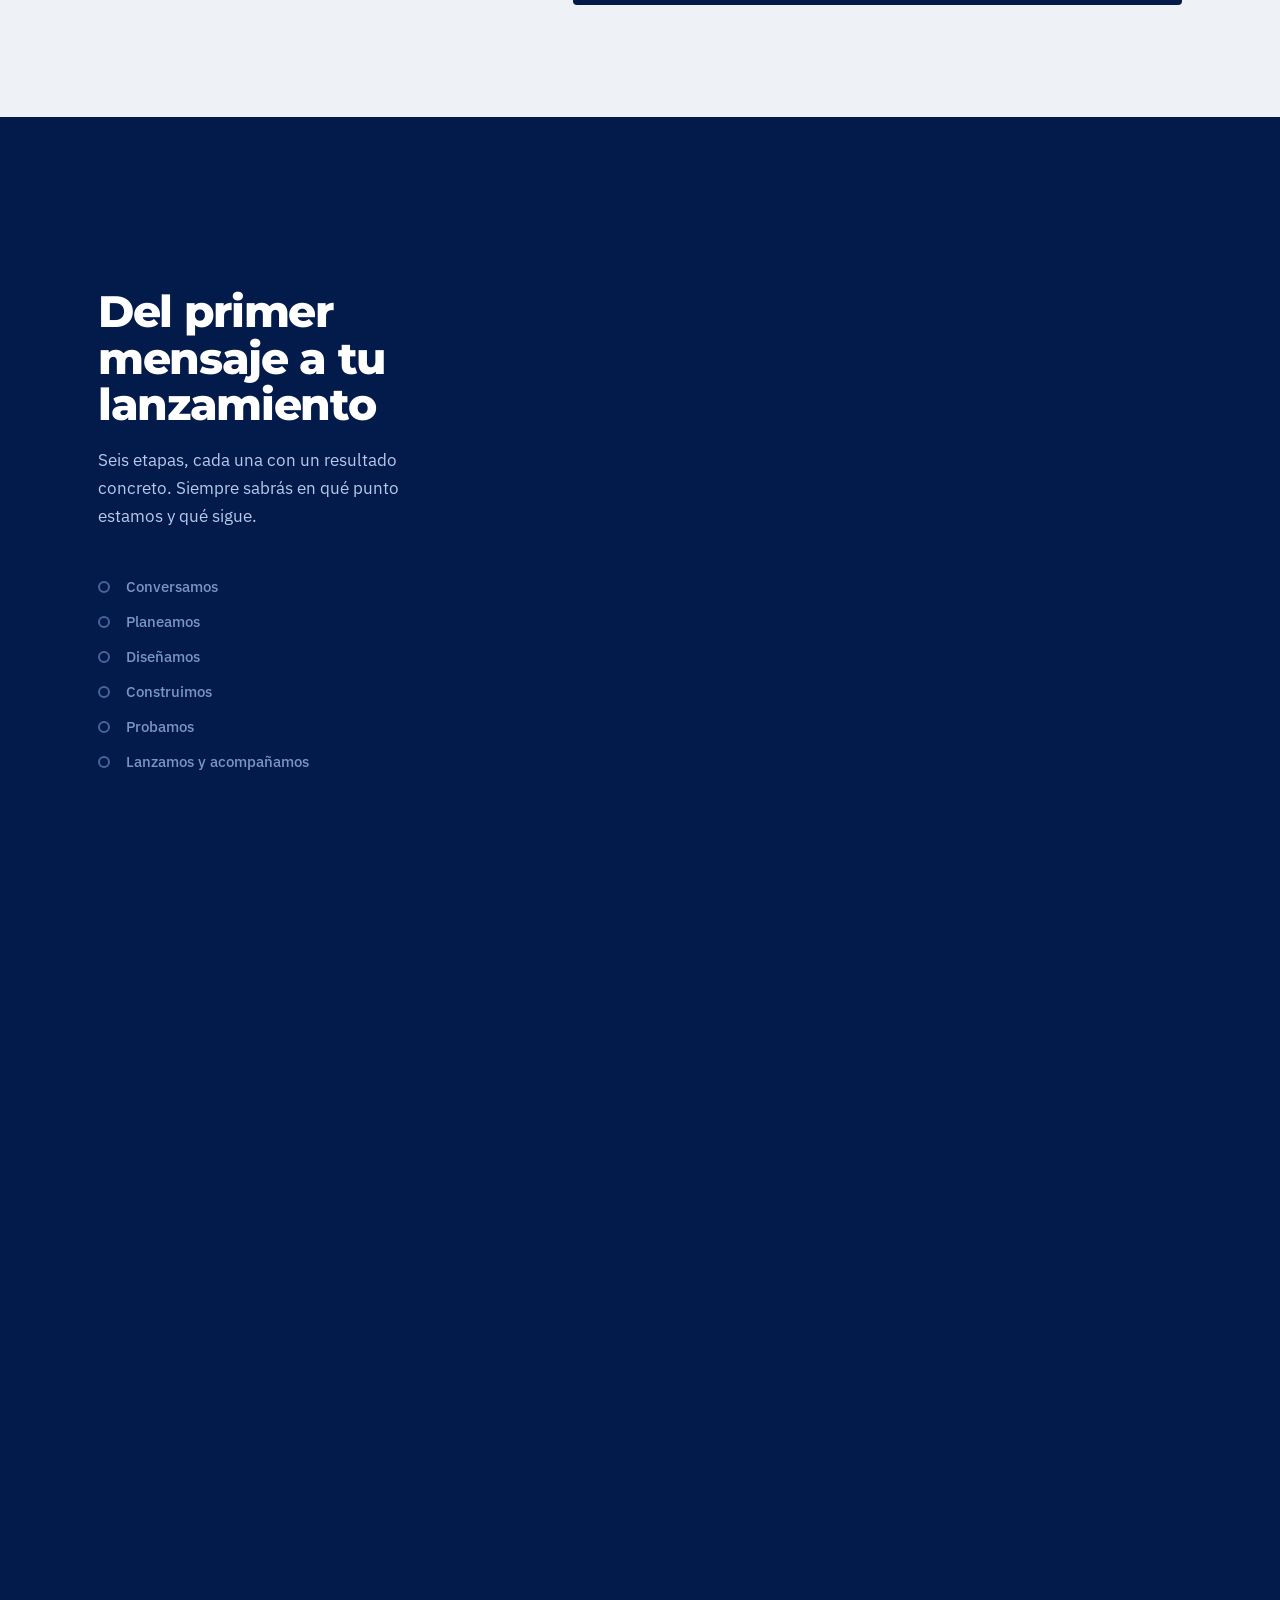
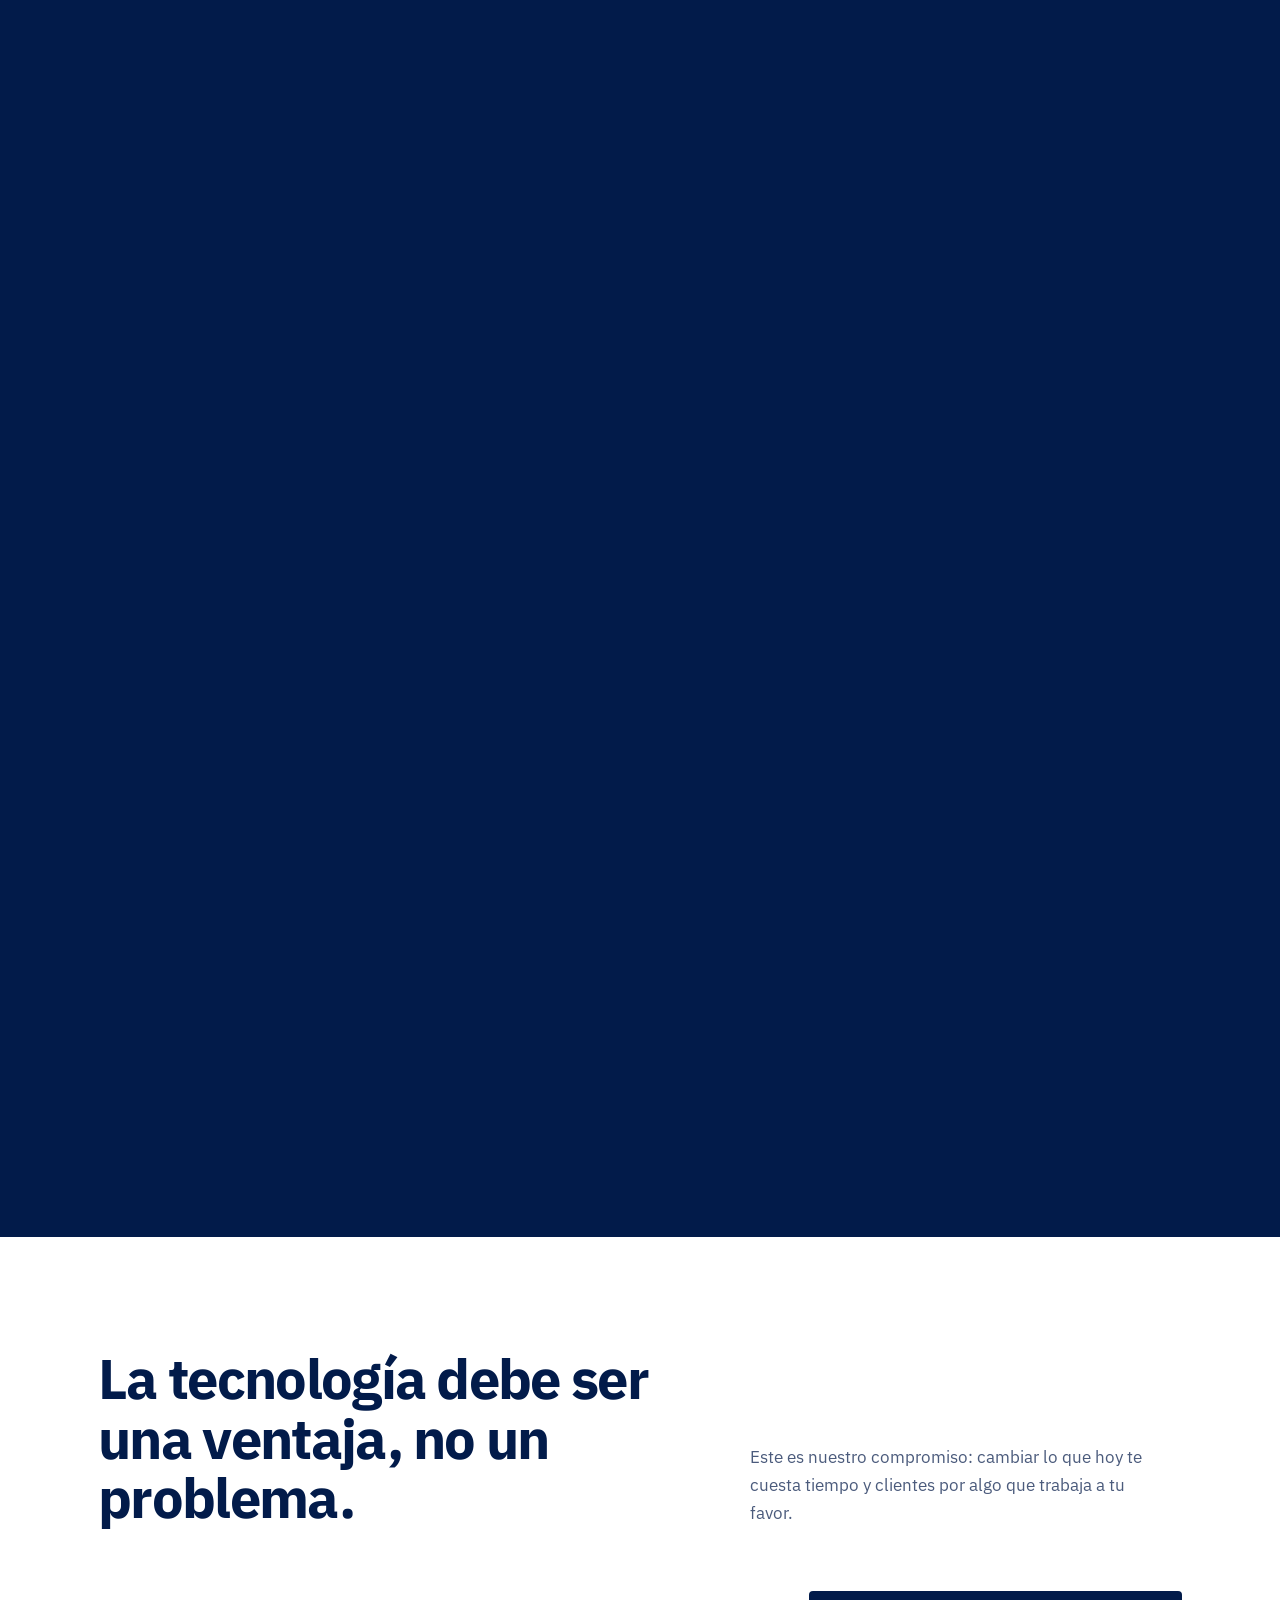
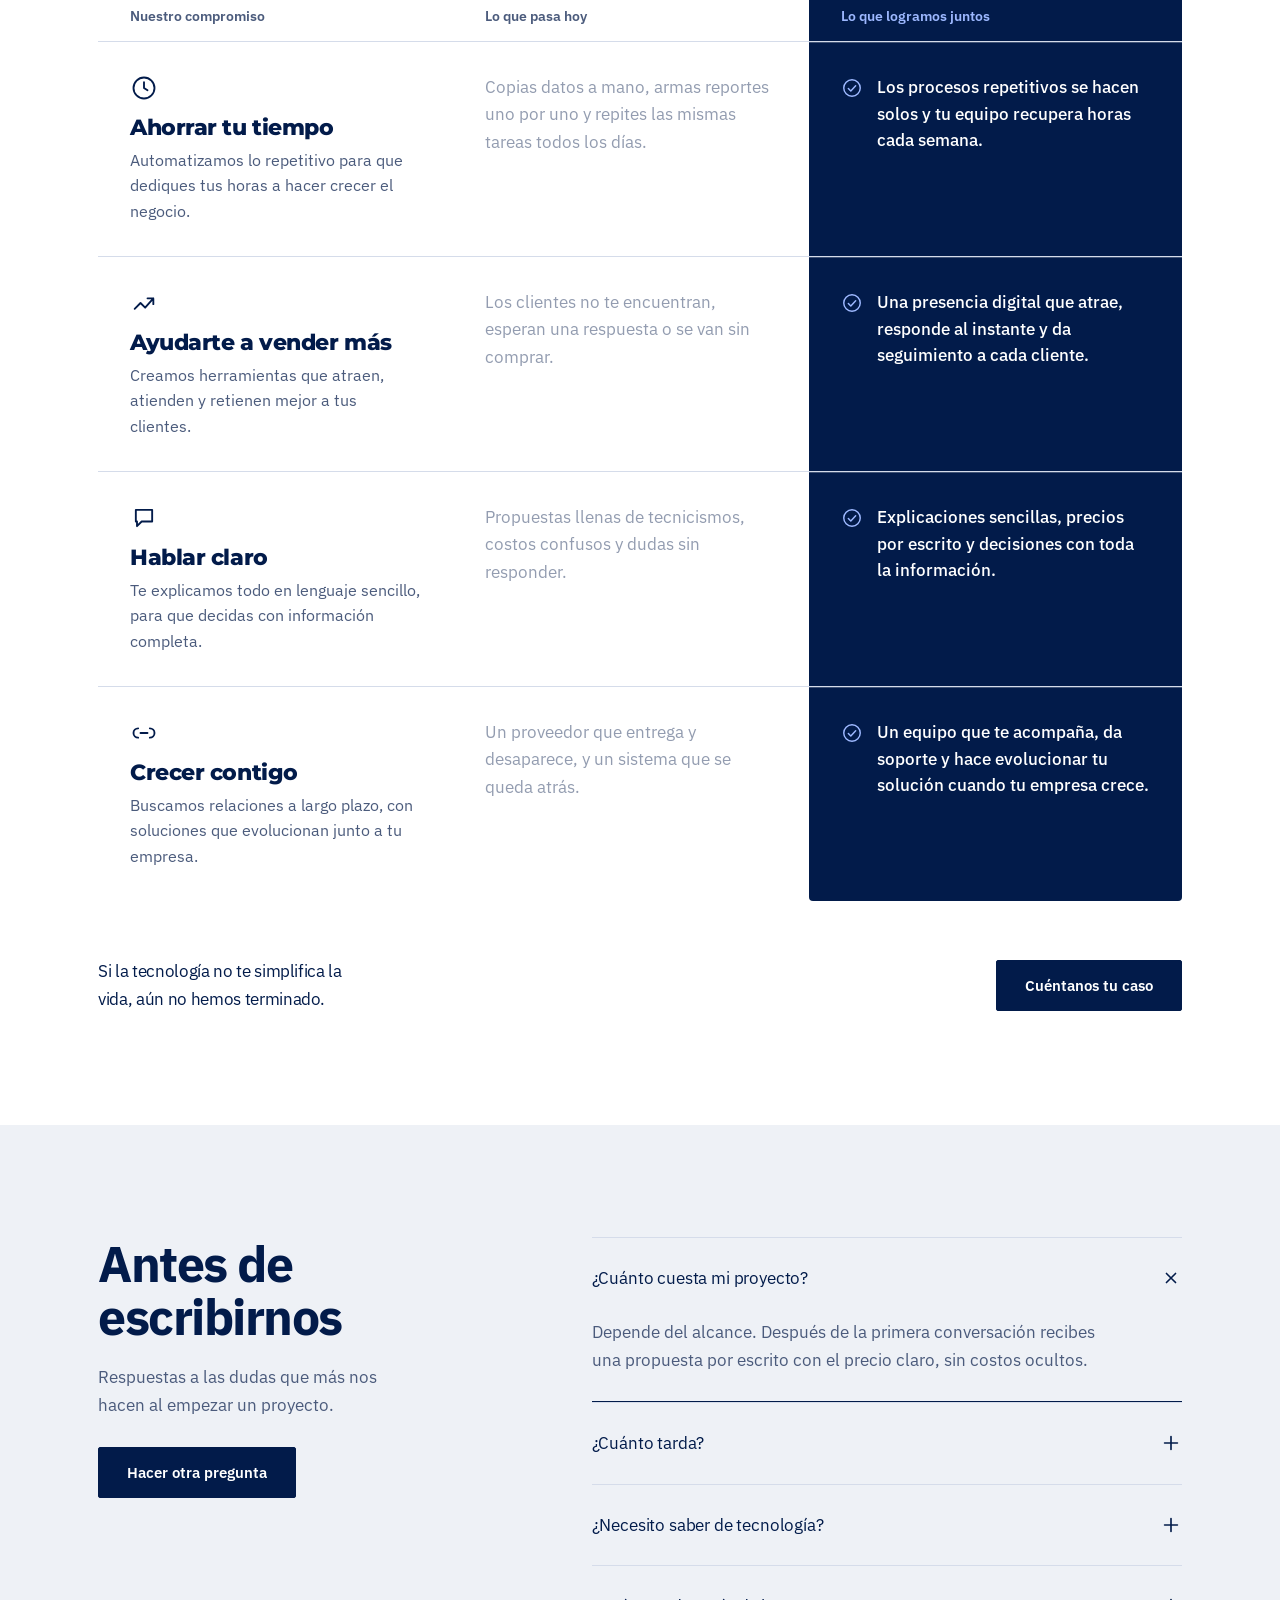
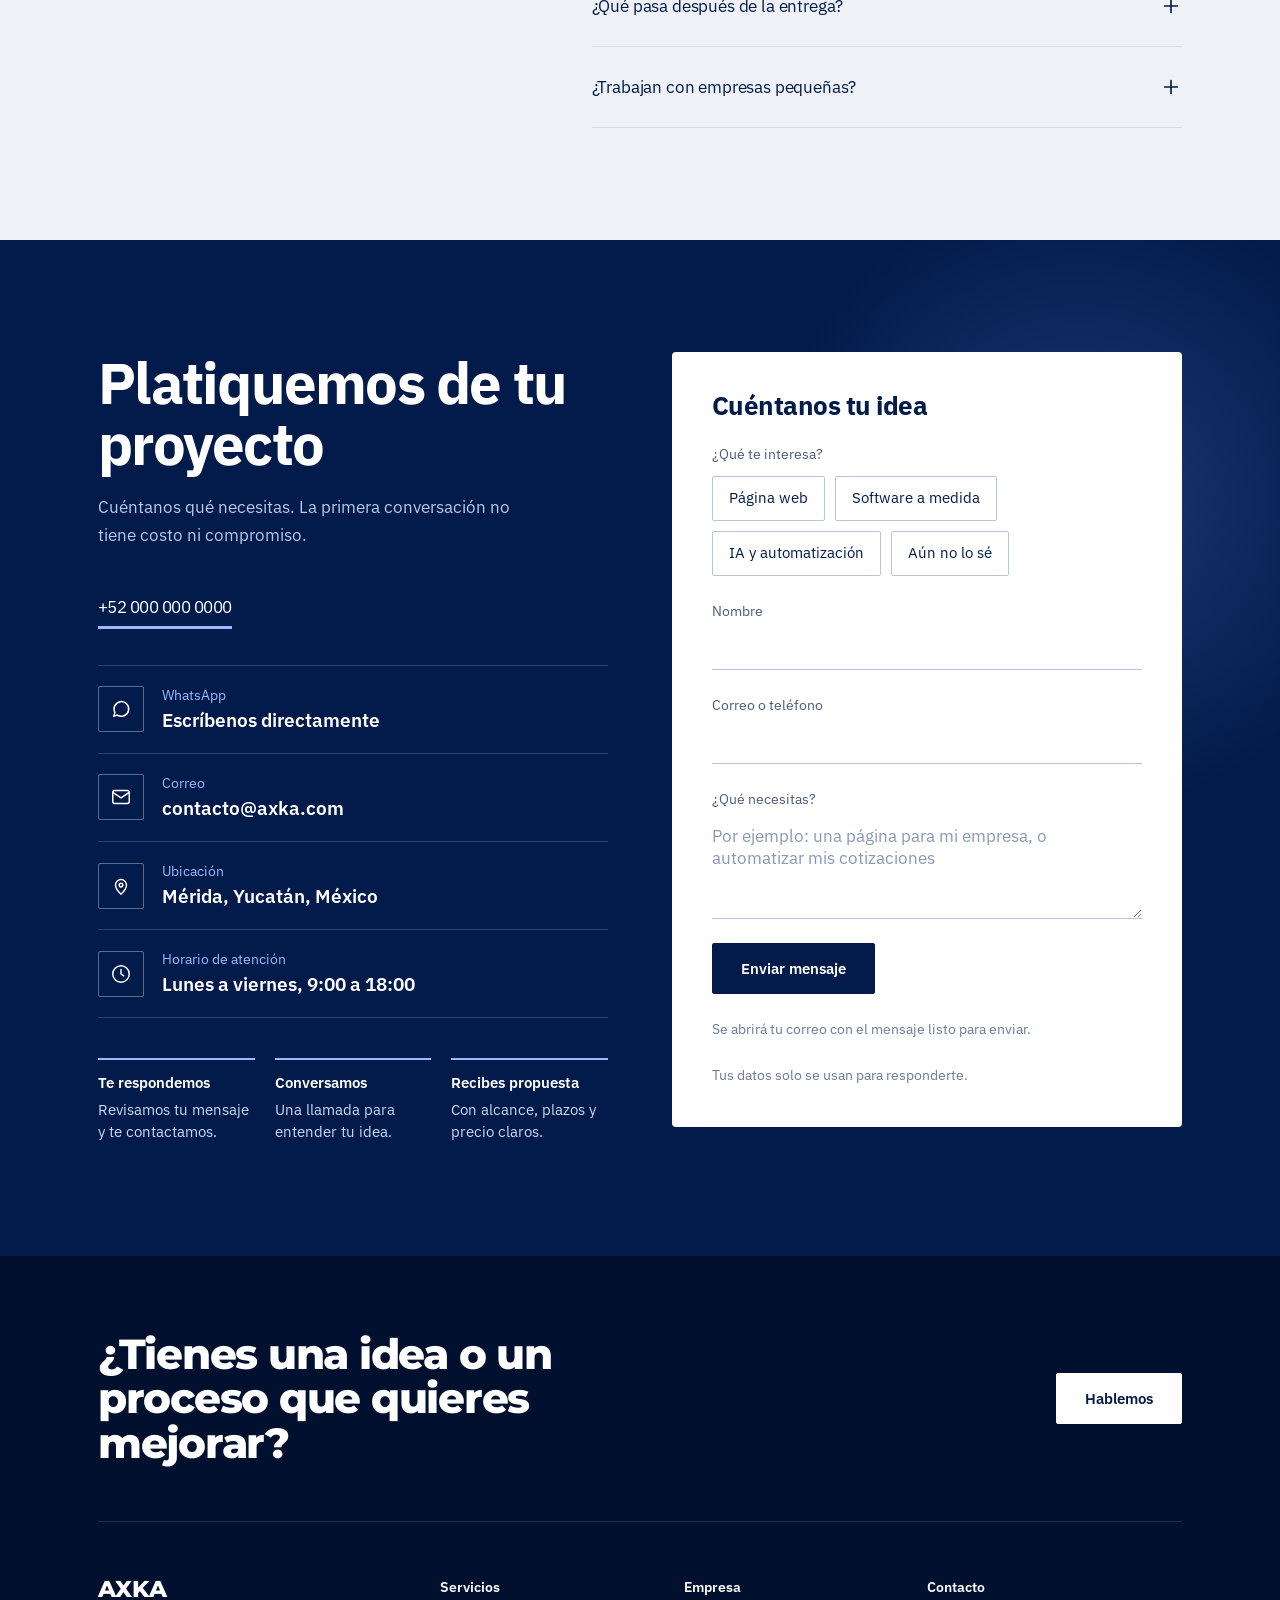
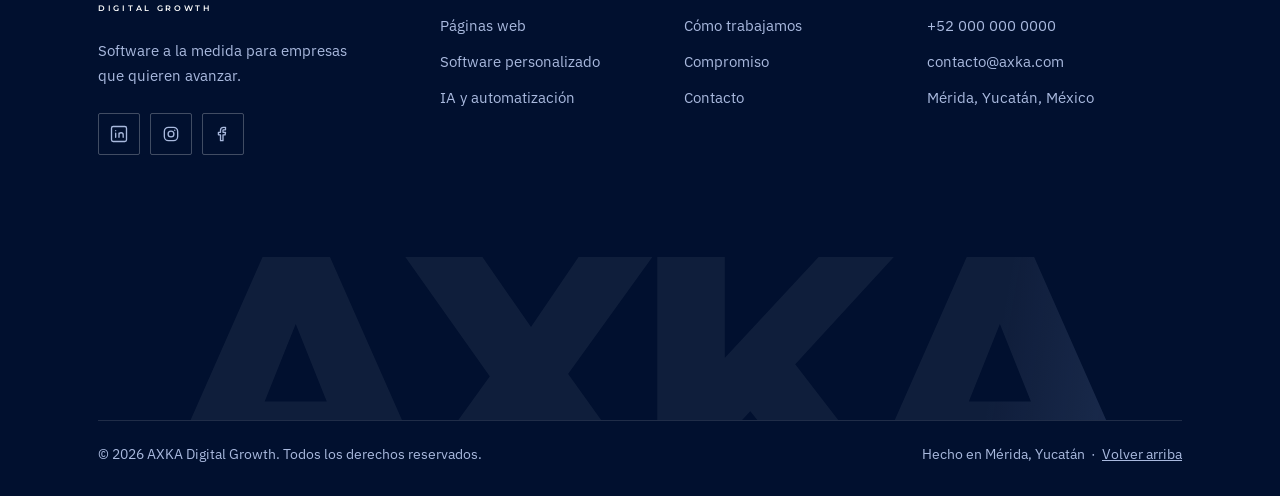
<file: HTML text.html>
<!DOCTYPE html>
<html lang="es">
<head>
<meta charset="utf-8">
<meta name="viewport" content="width=device-width, initial-scale=1, viewport-fit=cover">
<title>AXKA Digital Growth | Páginas web, software a medida e IA</title>
<meta name="description" content="Desarrollamos páginas web, software personalizado y automatización con inteligencia artificial para empresas.">
<link rel="preconnect" href="https://fonts.googleapis.com">
<link href="https://fonts.googleapis.com/css2?family=IBM+Plex+Sans:wght@400;500;600&family=Montserrat:wght@500;600;800&display=swap" rel="stylesheet">
<style>
:root{
  --navy:#021b4a; --navy2:#0a2a66; --sky:#9db8ff;
  --bg:#ffffff; --soft:#eef1f6; --ink:#021b4a; --muted:#4b5b7c; --line:#d5dcea;
  --d:"Montserrat",system-ui,"Segoe UI",Arial,sans-serif; --b:"IBM Plex Sans",system-ui,"Segoe UI",Arial,sans-serif;
  box-sizing:border-box; padding-top:env(safe-area-inset-top,0px); padding-bottom:env(safe-area-inset-bottom,0px); color-scheme:light;
}
@media (prefers-color-scheme:dark){:root:not([data-theme="light"]){--bg:#07102a;--soft:#0b1a3d;--ink:#eaf0ff;--muted:#9fb0d3;--line:#1d2f58;color-scheme:dark}}
:root[data-theme="dark"]{--bg:#07102a;--soft:#0b1a3d;--ink:#eaf0ff;--muted:#9fb0d3;--line:#1d2f58;color-scheme:dark}
html{scroll-behavior:smooth;scroll-padding-top:calc(env(safe-area-inset-top,0px) + 72px);background:var(--navy)}
*,*::before,*::after{box-sizing:border-box}
body{margin:0;background:var(--bg);color:var(--ink);font:400 17px/1.65 var(--b);-webkit-font-smoothing:antialiased}
body::before{content:"";position:fixed;inset:0 0 auto;height:env(safe-area-inset-top,0px);background:var(--navy);z-index:30}
a{color:inherit}
p{margin:0}
:focus-visible{outline:3px solid var(--sky);outline-offset:3px}
.wrap{max-width:1140px;margin:0 auto;padding:0 28px}
h1,h2,h3{font-family:var(--d);margin:0;font-weight:800;letter-spacing:-.03em;line-height:1.06}
h2{font-size:clamp(30px,4.4vw,50px)}
h3{font-size:clamp(22px,2.6vw,28px);letter-spacing:-.02em}
.muted{color:var(--muted)}

/* header + hero */
header{position:sticky;top:0;z-index:20;background:var(--navy);color:#fff;padding-top:env(safe-area-inset-top,0px)}
.bar{display:flex;align-items:center;justify-content:space-between;height:68px}
.logo{font:800 23px/1 var(--d);text-decoration:none;letter-spacing:.01em}
.logo small{display:block;font:600 7.5px/1 var(--d);letter-spacing:.36em;margin-top:4px}
nav{display:flex;gap:32px;align-items:center;font:500 14.5px var(--b)}
nav a{text-decoration:none;opacity:.8}
nav a:hover{opacity:1}
nav .btn{opacity:1}
.btn{display:inline-block;padding:15px 28px;border-radius:2px;font:600 15px var(--b);text-decoration:none;border:1.5px solid #fff;cursor:pointer;transition:background .2s,color .2s}
.btn.light{background:#fff;color:var(--navy)}
.btn.light:hover{background:var(--sky);border-color:var(--sky)}
.btn.line{color:#fff}
.btn.line:hover{background:rgba(255,255,255,.1)}
nav .btn{padding:10px 20px;font-size:14px}
@media(max-width:780px){nav a:not(.btn){display:none}}
.hero{background:var(--navy);color:#fff;position:relative;overflow:hidden;padding:104px 0 168px}
.hero::after{content:"AXKA";position:absolute;left:50%;bottom:-.2em;transform:translateX(-50%);font:800 29vw/1 var(--d);letter-spacing:-.04em;color:rgba(255,255,255,.05);pointer-events:none;white-space:nowrap}
.hero .wrap{position:relative;z-index:1}
.hero h1{font-size:clamp(40px,7.2vw,92px);max-width:13ch;letter-spacing:-.035em;line-height:1.02}
.hero p{margin-top:32px;max-width:52ch;font-size:19px;color:#cdd9f5}
.cta{display:flex;gap:14px;flex-wrap:wrap;margin-top:44px}

/* split sections */
section{padding:112px 0}
.split{display:grid;grid-template-columns:minmax(0,5fr) minmax(0,7fr);gap:72px}
.split>.side{position:sticky;top:112px;align-self:start}
.side p{margin-top:20px;max-width:34ch}
@media(max-width:860px){.split{grid-template-columns:1fr;gap:44px}.split>.side{position:static}section{padding:80px 0}}
.row{padding:36px 0;border-top:1px solid var(--line)}
.row:last-child{border-bottom:1px solid var(--line)}
.row p{margin-top:12px;max-width:54ch}
.row .what{margin-top:14px;font-weight:500;font-size:15.5px}

/* process */
.soft{background:var(--soft)}
.head{max-width:760px;margin-bottom:56px}
.head p{margin-top:20px;max-width:54ch}
.phase{display:grid;grid-template-columns:64px minmax(0,1fr) minmax(0,.8fr);gap:28px;padding:34px 0;border-top:1px solid var(--line)}
.phase:last-child{border-bottom:1px solid var(--line)}
.phase .n{font:800 30px/1 var(--d);color:var(--muted);opacity:.55}
.phase h3{font-size:24px}
.phase .d p{margin-top:8px;max-width:46ch}
.phase .r{font-weight:500;padding-left:24px;border-left:3px solid var(--navy)}
.phase .r span{display:block;font-weight:400;font-size:14px;color:var(--muted);margin-bottom:2px}
@media (prefers-color-scheme:dark){:root:not([data-theme="light"]) .phase .r{border-color:var(--sky)}}
:root[data-theme="dark"] .phase .r{border-color:var(--sky)}
.phase.first .n{color:var(--ink);opacity:1}
@media(max-width:820px){.phase{grid-template-columns:44px 1fr;gap:10px 18px}.phase .r{grid-column:2}}

/* contact */
.contact{background:var(--navy);color:#fff}
.contact h2{max-width:14ch;font-size:clamp(32px,5vw,58px)}
.tel{display:block;margin-top:44px;font:800 clamp(30px,5.2vw,56px)/1.05 var(--d);letter-spacing:-.03em;text-decoration:none}
.tel:hover{color:var(--sky)}
.ways{margin-top:36px;display:grid;gap:18px;font-size:17px}
.ways b{display:block;font:400 14px var(--b);color:var(--sky)}
.ways a{text-decoration:none;border-bottom:1px solid rgba(255,255,255,.35)}
.ways a:hover{border-color:#fff}
form{display:grid;gap:26px;align-content:start}
label{display:grid;gap:4px;font-size:14px;color:var(--sky)}
input,textarea{font:400 17px var(--b);color:#fff;background:transparent;border:0;border-bottom:1.5px solid rgba(255,255,255,.4);border-radius:0;padding:10px 0;width:100%}
textarea{min-height:104px;resize:vertical}
input::placeholder,textarea::placeholder{color:rgba(255,255,255,.4)}
input:focus-visible,textarea:focus-visible{outline:0;border-bottom-color:var(--sky);box-shadow:0 1.5px 0 var(--sky)}
form .btn{justify-self:start}
.note{font-size:13.5px;color:#a9b9de}
footer{background:var(--navy);color:#a9b9de;font-size:14px;padding:26px 0 34px;border-top:1px solid rgba(255,255,255,.12)}
footer .wrap{display:flex;justify-content:space-between;gap:8px;flex-wrap:wrap}
@media(prefers-reduced-motion:reduce){html{scroll-behavior:auto}.btn{transition:none}}

:root{--ibg:#021b4a}
@media (prefers-color-scheme:dark){:root:not([data-theme="light"]){--ibg:#15367f}}
:root[data-theme="dark"]{--ibg:#15367f}
/* servicios */
.cards{display:grid;grid-template-columns:repeat(3,1fr);gap:24px;margin-top:8px}
.card{background:var(--bg);border:1px solid var(--line);border-radius:4px;padding:36px 32px 32px;position:relative;display:flex;flex-direction:column;transition:transform .3s,border-color .3s,box-shadow .3s}
.card::after{content:"";position:absolute;left:-1px;right:-1px;bottom:-1px;height:4px;background:var(--ibg);transform:scaleX(0);transform-origin:left;transition:transform .4s}
.card:hover{transform:translateY(-6px);border-color:var(--ink);box-shadow:0 22px 40px -24px rgba(2,27,74,.5)}
.card:hover::after{transform:scaleX(1)}
.ic{width:56px;height:56px;border-radius:2px;background:var(--ibg);display:grid;place-items:center;margin-bottom:28px}
.ic svg,.pil svg{width:28px;height:28px;fill:none;stroke-width:1.6;stroke-linecap:round;stroke-linejoin:round}
.ic svg{stroke:#fff}
.card p{margin-top:12px}
.card ul{list-style:none;margin:24px 0 0;padding:20px 0 0;border-top:1px solid var(--line);display:grid;gap:10px;font-size:15.5px}
.card li{padding-left:26px;position:relative}
.card li::before{content:"";position:absolute;left:1px;top:.5em;width:11px;height:6px;border-left:2px solid var(--ink);border-bottom:2px solid var(--ink);transform:rotate(-45deg)}
@media(max-width:900px){.cards{grid-template-columns:1fr}}
/* proceso */
.proc{background:var(--navy);color:#fff;padding:0}
.track{padding:96px 0}
.track.live{padding:0;height:480vh}
.track.live .stage{position:sticky;top:calc(68px + env(safe-area-inset-top,0px));height:calc(100vh - 68px - env(safe-area-inset-top,0px));display:flex;align-items:center}
.pgrid{display:grid;grid-template-columns:minmax(0,5fr) minmax(0,7fr);gap:72px;align-items:center;width:100%}
.pl h2{font-size:clamp(28px,3.6vw,44px)}
.pl>p{margin-top:18px;color:#b9c8ec;max-width:34ch}
.rail{list-style:none;margin:40px 0 0;padding:0;display:grid;gap:2px}
.track:not(.live) .rail{display:none}
.rail button{display:flex;gap:16px;align-items:center;padding:7px 0;background:none;border:0;cursor:pointer;font:500 15px var(--b);color:#7f93c2;transition:color .3s;text-align:left}
.rail i{width:12px;height:12px;border-radius:50%;border:2px solid #4a639b;transition:all .35s;flex:none}
.rail .done{color:#cdd9f5}.rail .done i{background:var(--sky);border-color:var(--sky)}
.rail .on{color:#fff;font-weight:600}.rail .on i{background:#fff;border-color:#fff;box-shadow:0 0 0 6px rgba(157,184,255,.25)}
.pr{display:grid}
.ph{grid-area:1/1;padding:8px 0}
.track:not(.live) .ph{grid-area:auto;margin-bottom:56px}
.big{font:800 clamp(100px,15vw,190px)/.85 var(--d);color:transparent;-webkit-text-stroke:1.5px rgba(157,184,255,.5);letter-spacing:-.05em}
.ph h3{font-size:clamp(30px,4vw,48px);margin-top:10px}
.q{font:600 clamp(17px,1.8vw,21px)/1.4 var(--d);color:var(--sky);margin-top:14px}
.ph p{margin-top:14px;color:#cdd9f5;max-width:46ch}
.r{margin-top:26px;border-left:3px solid var(--sky);padding:4px 0 4px 18px;font-weight:500;max-width:40ch}
.r span{display:block;font-size:14px;color:var(--sky);font-weight:400}
.live .ph{opacity:0;visibility:hidden;transition:opacity .45s,visibility .45s}
.live .ph.on{opacity:1;visibility:visible}
.live .ph>*{opacity:0;transform:translateY(28px);transition:opacity .7s cubic-bezier(.2,.7,.2,1),transform .7s cubic-bezier(.2,.7,.2,1)}
.live .ph>.big{transform:translateX(-36px)}
.live .ph.on>*{opacity:1;transform:none}
.ph.on>:nth-child(2){transition-delay:.1s}.ph.on>:nth-child(3){transition-delay:.22s}.ph.on>:nth-child(4){transition-delay:.34s}.ph.on>:nth-child(5){transition-delay:.46s}
@media(max-width:860px){.pgrid{grid-template-columns:1fr;gap:20px}.pl>p{display:none}.rail{display:flex;gap:12px;margin-top:20px}.rail span{display:none}.big{font-size:84px}.ph h3{font-size:30px}.r{margin-top:18px}}
/* compromiso */
.com h2{font-size:clamp(30px,4.6vw,56px);max-width:20ch}
.pil{display:grid;grid-template-columns:repeat(4,1fr);margin-top:72px;border-top:1px solid var(--line)}
.pil>div{padding:32px 28px 0}
.pil>div:first-child{padding-left:0}
.pil>div+div{border-left:1px solid var(--line)}
.pil svg{stroke:var(--ink);margin-bottom:20px}
.pil h3{font-size:22px}
.pil p{margin-top:10px;font-size:16px}
@media(max-width:900px){.pil{grid-template-columns:1fr}.pil>div,.pil>div:first-child{padding:28px 0;border-left:0}.pil>div+div{border-top:1px solid var(--line)}}
/* footer */
footer.ft{background:#01102f;color:#a9b9de;padding:76px 0 0;font-size:15px;border-top:0}
footer.ft .wrap{display:block}
.fg{display:grid;grid-template-columns:1.5fr 1fr 1fr 1.3fr;gap:48px}
.fg .logo{color:#fff;display:inline-block}
.fg .tg{margin-top:20px;max-width:30ch}
.fg h4{margin:0 0 18px;font:600 14px var(--b);color:#fff}
.fg ul{list-style:none;margin:0;padding:0;display:grid;gap:11px}
.fg a{text-decoration:none}.fg a:hover{color:#fff}
.fb{margin-top:64px;padding:22px 0 calc(30px + env(safe-area-inset-bottom,0px));border-top:1px solid rgba(255,255,255,.12);display:flex;justify-content:space-between;flex-wrap:wrap;gap:12px;font-size:14px}
@media(max-width:860px){.fg{grid-template-columns:1fr 1fr}}
@media(max-width:520px){.fg{grid-template-columns:1fr}}

/* servicios v2 */
.svc{display:grid;grid-template-columns:minmax(0,5fr) minmax(0,7fr);gap:40px;align-items:stretch}
.tabs{border-top:1px solid var(--line);display:grid;align-content:start}
.tab{text-align:left;background:none;border:0;border-bottom:1px solid var(--line);padding:28px 24px 28px 30px;cursor:pointer;color:var(--ink);position:relative;font:inherit;opacity:.7;transition:background .3s,opacity .3s}
.tab::before{content:"";position:absolute;left:0;top:0;bottom:0;width:4px;background:var(--ibg);transform:scaleY(0);transform-origin:top;transition:transform .35s}
.tab h3{font-size:clamp(21px,2.3vw,27px);display:flex;align-items:center;gap:14px}
.tab h3 svg{width:26px;height:26px;fill:none;stroke:currentColor;stroke-width:1.6;stroke-linecap:round;stroke-linejoin:round;flex:none}
.tab p{margin-top:8px;color:var(--muted);font-size:16px;max-width:44ch}
.tab:hover{opacity:1}.tab.on{background:var(--bg);opacity:1}.tab.on::before{transform:scaleY(1)}
.sp{background:var(--navy);color:#fff;border-radius:4px;padding:36px}
.svc:not(.live) .pn+.pn{margin-top:48px}
.svc.live .pn{display:none}.svc.live .pn.on{display:block}
.pn svg{width:100%;height:auto;display:block}
.pn .f{fill:rgba(255,255,255,.08);stroke:rgba(255,255,255,.35);stroke-width:1.2}
.pn .l{fill:none;stroke:rgba(255,255,255,.55);stroke-width:1.5;stroke-linecap:round}
.pn .a{fill:#9db8ff}.pn .s{fill:none;stroke:#9db8ff;stroke-width:2.5;stroke-linecap:round;stroke-linejoin:round}.pn .nv{fill:none;stroke:#021b4a;stroke-width:1.6;stroke-linecap:round}
.pn.on svg>*{animation:rise .65s cubic-bezier(.2,.7,.2,1) both;animation-delay:calc(var(--i,0)*.07s);transform-box:fill-box}
@keyframes rise{from{opacity:0;transform:translateY(14px)}to{opacity:1;transform:none}}
.pn ul{list-style:none;margin:28px 0 0;padding:24px 0 0;border-top:1px solid rgba(255,255,255,.18);display:grid;grid-template-columns:1fr 1fr;gap:12px 24px;font-size:15.5px;color:#e1e9fb}
.pn li{padding-left:24px;position:relative}
.pn li::before{content:"";position:absolute;left:1px;top:.5em;width:11px;height:6px;border-left:2px solid #9db8ff;border-bottom:2px solid #9db8ff;transform:rotate(-45deg)}
@media(max-width:900px){.svc{grid-template-columns:1fr}.sp{padding:24px}.pn ul{grid-template-columns:1fr}}
@media(prefers-reduced-motion:reduce){.pn.on svg>*{animation:none}}
/* contacto v2 */
.cg{display:grid;grid-template-columns:minmax(0,6fr) minmax(0,6fr);gap:64px;align-items:start}
.lead2{margin-top:18px;color:#b9c8ec;max-width:42ch}
.wl{margin-top:36px}
.way{display:flex;align-items:center;gap:18px;padding:18px 0;border-top:1px solid rgba(255,255,255,.16);text-decoration:none;transition:padding .3s;color:#fff}
.wl>:last-child{border-bottom:1px solid rgba(255,255,255,.16)}
a.way:hover{padding-left:12px}
.wi{width:46px;height:46px;border:1.5px solid rgba(255,255,255,.35);border-radius:2px;display:grid;place-items:center;flex:none;transition:background .3s,color .3s}
a.way:hover .wi{background:#fff;color:var(--navy)}
.way svg{width:22px;height:22px;fill:none;stroke:currentColor;stroke-width:1.6;stroke-linecap:round;stroke-linejoin:round}
.way small{display:block;font-size:14px;color:var(--sky)}
.way b{font:600 19px var(--b)}
.next{margin-top:40px;display:grid;grid-template-columns:repeat(3,1fr);gap:20px;font-size:15px;color:#cdd9f5;line-height:1.5}
.next div{border-top:2px solid var(--sky);padding-top:12px}
.next strong{display:block;color:#fff;font-weight:600;margin-bottom:4px}
.fcard{background:#fff;color:#021b4a;border-radius:4px;padding:40px;gap:24px}
.fcard h3{font-size:26px}
.fcard label{color:#4b5b7c}
.fcard input,.fcard textarea{color:#021b4a;border-bottom-color:#b9c4dc}
.fcard input::placeholder,.fcard textarea::placeholder{color:#8a98b8}
.fcard input:focus-visible,.fcard textarea:focus-visible{border-bottom-color:#021b4a;box-shadow:0 1.5px 0 #021b4a}
.chips{border:0;margin:0;padding:0;display:flex;flex-wrap:wrap;gap:10px}
.chips legend{font-size:14px;color:#4b5b7c;margin-bottom:10px;padding:0}
.chips label{position:relative;display:block}
.chips input{position:absolute;opacity:0;inset:0;width:100%;height:100%;cursor:pointer;margin:0;padding:0}
.chips span{display:block;border:1.5px solid #b9c4dc;border-radius:2px;padding:9px 16px;font-size:15px;color:#021b4a;transition:all .2s}
.chips input:checked+span{background:#021b4a;border-color:#021b4a;color:#fff}
.chips input:focus-visible+span{outline:3px solid #6f9bff;outline-offset:2px}
.fcard .btn{background:#021b4a;color:#fff;border-color:#021b4a}.fcard .btn:hover{background:#1f4fd8;border-color:#1f4fd8}
.fcard .note{color:#6b7a99}
@media(max-width:900px){.cg{grid-template-columns:1fr;gap:48px}.fcard{padding:28px}}
@media(max-width:560px){.next{grid-template-columns:1fr}}
/* footer v2 */
.fcta{display:flex;justify-content:space-between;align-items:center;gap:28px;flex-wrap:wrap;padding-bottom:56px;margin-bottom:56px;border-bottom:1px solid rgba(255,255,255,.12)}
.fcta h2{font-size:clamp(26px,3.6vw,42px);color:#fff;max-width:20ch}
.soc{display:flex;gap:10px;margin-top:24px}
.soc a{width:42px;height:42px;border:1.5px solid rgba(255,255,255,.25);border-radius:2px;display:grid;place-items:center;transition:all .25s}
.soc a:hover{background:#fff;color:#01102f;border-color:#fff}
.soc svg{width:20px;height:20px;fill:none;stroke:currentColor;stroke-width:1.6;stroke-linecap:round;stroke-linejoin:round}
.wm{position:relative;height:17vw;overflow:hidden;margin-top:48px;pointer-events:none;user-select:none}
.wm span{position:absolute;left:50%;top:0;transform:translateX(-50%);font:800 27vw/1 var(--d);letter-spacing:-.05em;color:rgba(255,255,255,.06)}
.fb{margin-top:0}

/* compromiso v2 */
.com .top{display:grid;grid-template-columns:minmax(0,7fr) minmax(0,5fr);gap:48px;align-items:end}
.com .top p{max-width:40ch}
.cmp{margin-top:64px}
.cr{display:grid;grid-template-columns:minmax(0,4fr) minmax(0,4fr) minmax(0,4.2fr);border-top:1px solid var(--line)}
.cr>div{padding:32px}
.cr>div:last-child{background:var(--ibg);color:#fff}
.cr.hd{border-top:0}
.cr.hd>div{padding:16px 32px;font:600 14px var(--b);color:var(--muted)}
.cr.hd>div:last-child{color:var(--sky);border-radius:4px 4px 0 0}
.cr:last-of-type>div:last-child{border-radius:0 0 4px 4px}
.cr svg{width:28px;height:28px;fill:none;stroke:var(--ink);stroke-width:1.6;stroke-linecap:round;stroke-linejoin:round;display:block;margin-bottom:14px}
.cr h3{font-size:22px}
.cr .c1 p{margin-top:8px;font-size:15.5px;color:var(--muted)}
.pain{color:var(--muted);font-size:16.5px}
.gain{display:flex;gap:14px;font-size:17px;font-weight:500;line-height:1.55}
.cr .gain svg{stroke:var(--sky);width:22px;height:22px;margin:3px 0 0;flex:none}
.cmp.live .cr:not(.hd){opacity:0;transform:translateY(22px);transition:opacity .7s cubic-bezier(.2,.7,.2,1),transform .7s cubic-bezier(.2,.7,.2,1)}
.cmp.live .cr.in{opacity:1;transform:none}
.cl{margin-top:56px;display:flex;justify-content:space-between;align-items:center;gap:24px;flex-wrap:wrap}
.cl p{font:800 clamp(22px,2.8vw,32px)/1.2 var(--d);letter-spacing:-.02em;max-width:26ch}
.btn.navy{background:var(--ibg);color:#fff;border-color:var(--ibg)}
.btn.navy:hover{background:var(--accent,#1f4fd8);border-color:var(--accent,#1f4fd8)}
@media(max-width:900px){.com .top{grid-template-columns:1fr;gap:20px}.cr.hd{display:none}.cr{grid-template-columns:1fr;margin-bottom:20px;border:1px solid var(--line);border-radius:4px;overflow:hidden}.cr>div{padding:24px}.cr>div:nth-child(2)::before,.cr>div:last-child::before{display:block;font:600 13px var(--b);margin-bottom:8px;color:var(--muted)}.cr>div:nth-child(2)::before{content:"Hoy"}.cr>div:last-child::before{content:"Con AXKA";color:var(--sky)}.cr .gain{flex-wrap:nowrap}}
/* faq */
.faq{background:var(--soft)}
.fqg{display:grid;grid-template-columns:minmax(0,5fr) minmax(0,7fr);gap:72px}
.fqg .side{position:sticky;top:112px;align-self:start}
.fqg .side p{margin-top:20px;max-width:32ch}
.fqg .side .btn{margin-top:28px}
.fq{border-top:1px solid var(--line)}
.fq:last-child{border-bottom:1px solid var(--line)}
.fq summary{list-style:none;cursor:pointer;display:flex;justify-content:space-between;align-items:center;gap:24px;padding:26px 0;font:600 clamp(18px,2vw,21px)/1.3 var(--d);letter-spacing:-.01em}
.fq summary::-webkit-details-marker{display:none}
.fq summary svg{width:22px;height:22px;flex:none;fill:none;stroke:currentColor;stroke-width:1.8;stroke-linecap:round;transition:transform .3s}
.fq[open] summary svg{transform:rotate(45deg)}
.fq p{padding:0 48px 28px 0;color:var(--muted);max-width:56ch;animation:fd .4s}
@keyframes fd{from{opacity:0;transform:translateY(-6px)}to{opacity:1;transform:none}}
@media(max-width:860px){.fqg{grid-template-columns:1fr;gap:36px}.fqg .side{position:static}}
@media(prefers-reduced-motion:reduce){.fq p{animation:none}}

/* animación hero */
.hero canvas{position:absolute;inset:0;width:100%;height:100%;pointer-events:none;opacity:0;animation:fadeup2 2s .5s ease forwards}
@keyframes fadeup2{to{opacity:1}}
.hero h1 .w{display:inline-block;overflow:hidden;vertical-align:top;padding-bottom:.14em;margin-bottom:-.14em}
.hero h1 .w>span{display:inline-block;transform:translateY(112%);animation:up 1s cubic-bezier(.2,.8,.2,1) forwards;animation-delay:calc(.25s + var(--i)*.09s)}
@keyframes up{to{transform:none}}
.hero p,.hero .cta{opacity:0;transform:translateY(22px);animation:fadeup .9s cubic-bezier(.2,.8,.2,1) forwards}
.hero p{animation-delay:1s}.hero .cta{animation-delay:1.2s}
@keyframes fadeup{to{opacity:1;transform:none}}
.hero::after{transform:translateX(-50%) translateY(calc(var(--py,0)*1px));color:transparent;background:linear-gradient(100deg,rgba(255,255,255,.045) 35%,rgba(157,184,255,.3) 50%,rgba(255,255,255,.045) 65%);background-size:250% 100%;-webkit-background-clip:text;background-clip:text;animation:sheen 7s linear infinite -.6s,fadeup2 .5s ease both}
@keyframes sheen{from{background-position:100% 0}to{background-position:0% 0}}
.cue{position:absolute;z-index:1;bottom:44px;left:max(28px,calc(50% - 542px));display:flex;align-items:center;gap:14px;font:500 14px var(--b);color:#b9c8ec;text-decoration:none;opacity:0;animation:fadeup 1s 1.7s forwards}
.cue:hover{color:#fff}
.cue i{width:2px;height:46px;background:rgba(255,255,255,.22);position:relative;overflow:hidden}
.cue i::after{content:"";position:absolute;left:0;top:-50%;width:100%;height:50%;background:var(--sky);animation:drop 1.8s ease-in-out infinite}
@keyframes drop{to{top:110%}}
/* animación compromiso y faq */
.cmp.live .cr:not(.hd)>div:last-child{clip-path:inset(0 100% 0 0);transition:clip-path .9s cubic-bezier(.7,0,.2,1) .25s}
.cmp.live .cr:not(.hd) svg *{stroke-dasharray:1 1;stroke-dashoffset:1;transition:stroke-dashoffset 1.1s ease .3s}
.cmp.live .gain>span{opacity:0;transform:translateX(-14px);transition:opacity .6s .75s,transform .6s .75s}
.cmp.live .pain{transition:opacity .8s .5s}
.cmp.live .cr.in>div:last-child{clip-path:inset(0 0 0 0)}
.cmp.live .cr.in svg *{stroke-dashoffset:0}
.cmp.live .cr.in .gain svg *{transition-delay:.9s}
.cmp.live .cr.in .gain>span{opacity:1;transform:none}
.cmp.live .cr.in .pain{opacity:.6}
.cl .btn{animation:ring 2.8s ease-out infinite}
@keyframes ring{0%{box-shadow:0 0 0 0 rgba(111,155,255,.5)}70%,100%{box-shadow:0 0 0 14px rgba(111,155,255,0)}}
.btn.rv.in{transition:background .2s,color .2s}
.fq{position:relative}
.fq::after{content:"";position:absolute;left:0;bottom:-1px;height:2px;width:0;background:var(--ink);transition:width .6s cubic-bezier(.2,.8,.2,1)}
.fq[open]::after,.fq:hover::after{width:100%}
.fq summary{transition:padding-left .3s}
.fq summary:hover{padding-left:10px}
@media(prefers-reduced-motion:reduce){.cl .btn{animation:none}}
/* brillo AXKA en footer */
.wm span{color:transparent;background:linear-gradient(100deg,rgba(255,255,255,.06) 35%,rgba(157,184,255,.28) 50%,rgba(255,255,255,.06) 65%);background-size:250% 100%;-webkit-background-clip:text;background-clip:text;animation:sheen 7s linear infinite -.6s}
@media(prefers-reduced-motion:reduce){.wm span{animation:none;background:none;color:rgba(255,255,255,.06)}}
/* animación contacto */
.contact{position:relative;overflow:hidden}
.contact>.wrap{position:relative;z-index:1}
.contact::before{content:"";position:absolute;width:680px;height:680px;right:-140px;top:-80px;background:radial-gradient(circle,rgba(111,155,255,.24),transparent 65%);animation:drift 14s ease-in-out infinite alternate;pointer-events:none}
@keyframes drift{to{transform:translate(-160px,180px) scale(1.15)}}
.rv{opacity:0;transform:translateY(26px);transition:opacity .8s cubic-bezier(.2,.8,.2,1) var(--d,0s),transform .8s cubic-bezier(.2,.8,.2,1) var(--d,0s)}
.wl>.rv{transform:translateX(-30px)}
.rv.in{opacity:1;transform:none}
.way.rv.in{transition:padding .3s}
.tel{background:linear-gradient(var(--sky),var(--sky)) 0 100%/0 3px no-repeat;padding-bottom:8px;display:inline-block}
.tel.rv{transition:opacity .8s cubic-bezier(.2,.8,.2,1) var(--d,0s),transform .8s cubic-bezier(.2,.8,.2,1) var(--d,0s),background-size 1s .6s cubic-bezier(.2,.8,.2,1)}
.tel.in{background-size:100% 3px}
@media(prefers-reduced-motion:reduce){.hero h1 .w>span,.hero p,.hero .cta,.cue{animation:none;opacity:1;transform:none}.hero canvas,.cue i::after{display:none}.hero::after{animation:none;background:none;color:rgba(255,255,255,.05)}.contact::before{animation:none}.tel{background-size:100% 3px}}
</style>
</head>
<body>
<header>
  <div class="wrap bar">
    <a class="logo" href="#inicio" aria-label="AXKA Digital Growth, inicio">AXKA<small>DIGITAL GROWTH</small></a>
    <nav aria-label="Principal">
      <a href="#servicios">Servicios</a>
      <a href="#proceso">Cómo trabajamos</a>
      <a href="#compromiso">Compromiso</a>
      <a class="btn light" href="#contacto">Contacto</a>
    </nav>
  </div>
</header>

<main>
<section class="hero" id="inicio" style="padding-top:104px">
  <canvas id="net" aria-hidden="true"></canvas>
  <a class="cue" href="#servicios" aria-label="Bajar a servicios"><i></i>Desliza</a>
  <div class="wrap">
    <h1><span class="w"><span style="--i:0">Software</span></span> <span class="w"><span style="--i:1">que</span></span> <span class="w"><span style="--i:2">trabaja</span></span> <span class="w"><span style="--i:3">para</span></span> <span class="w"><span style="--i:4">tu</span></span> <span class="w"><span style="--i:5">negocio.</span></span></h1>
    <p>Desarrollamos páginas web, sistemas a la medida y automatización con inteligencia artificial. Empezamos por entender qué necesitas.</p>
    <div class="cta">
      <a class="btn light" href="#contacto">Agenda una conversación</a>
      <a class="btn line" href="#proceso">Conoce nuestro proceso</a>
    </div>
  </div>
</section>

<section class="soft" id="servicios">
  <div class="wrap">
    <div class="head">
      <h2>Qué construimos</h2>
      <p class="muted">Cada proyecto se diseña para tu operación, no al revés. Puedes empezar con uno y sumar el resto cuando lo necesites.</p>
    </div>
    <div class="svc" id="svc">
      <div class="tabs" role="tablist"><button type="button" class="tab" role="tab"><h3><svg viewBox="0 0 24 24"><rect x="3" y="4" width="18" height="16" rx="2"/><path d="M3 9h18"/></svg>Páginas web</h3><p>Sitios que presentan tu empresa con claridad, cargan rápido y se ven bien en cualquier pantalla.</p></button><button type="button" class="tab" role="tab"><h3><svg viewBox="0 0 24 24"><path d="M8 8l-4 4 4 4M16 8l4 4-4 4M13.5 5l-3 14"/></svg>Software personalizado</h3><p>Sistemas hechos a partir de cómo trabaja tu equipo, sin pagar por funciones que no usas.</p></button><button type="button" class="tab" role="tab"><h3><svg viewBox="0 0 24 24"><rect x="7" y="7" width="10" height="10" rx="2"/><path d="M9 3v4M15 3v4M9 17v4M15 17v4M3 9h4M3 15h4M17 9h4M17 15h4"/></svg>IA y automatización</h3><p>Delegamos las tareas repetitivas a la tecnología para que tu equipo se dedique a lo que importa.</p></button></div>
      <div class="sp"><div class="pn" role="tabpanel"><svg viewBox="0 0 400 230" aria-hidden="true"><rect class="f" x="10" y="10" width="380" height="210" rx="6" style="--i:0"/><path class="l" d="M10 38h380" style="--i:1"/><circle class="a" cx="26" cy="24" r="4" style="--i:1"/><rect class="a" x="34" y="58" width="150" height="14" rx="2" style="--i:2"/><rect class="f" x="34" y="82" width="200" height="8" rx="2" style="--i:3"/><rect class="f" x="34" y="98" width="170" height="8" rx="2" style="--i:3"/><rect class="a" x="34" y="120" width="64" height="20" rx="2" style="--i:4"/><rect class="f" x="262" y="56" width="104" height="86" rx="3" style="--i:3"/><path class="s" d="M274 126l24-26 20 18 18-22 22 30" style="--i:4"/><rect class="f" x="34" y="160" width="100" height="46" rx="3" style="--i:5"/><rect class="f" x="150" y="160" width="100" height="46" rx="3" style="--i:6"/><rect class="f" x="266" y="160" width="100" height="46" rx="3" style="--i:7"/></svg><ul><li>Sitios corporativos</li><li>Tiendas en línea</li><li>Páginas de campaña</li><li>Posicionamiento en Google</li></ul></div><div class="pn" role="tabpanel"><svg viewBox="0 0 400 230" aria-hidden="true"><rect class="f" x="10" y="10" width="70" height="210" rx="6" style="--i:0"/><path class="l" d="M24 40h42M24 62h42M24 84h28" style="--i:1"/><rect class="f" x="94" y="22" width="92" height="48" rx="4" style="--i:1"/><rect class="f" x="198" y="22" width="92" height="48" rx="4" style="--i:2"/><rect class="f" x="302" y="22" width="88" height="48" rx="4" style="--i:3"/><rect class="f" x="94" y="82" width="296" height="138" rx="4" style="--i:3"/><rect class="a" x="120" y="168" width="24" height="40" style="--i:4"/><rect class="a" x="160" y="146" width="24" height="62" style="--i:5"/><rect class="a" x="200" y="158" width="24" height="50" style="--i:6"/><rect class="a" x="240" y="124" width="24" height="84" style="--i:7"/><path class="s" d="M290 170l30-26 22 8 30-40" style="--i:8"/></svg><ul><li>Plataformas de gestión</li><li>Paneles de control</li><li>Aplicaciones web y móviles</li><li>Integración con tus herramientas</li></ul></div><div class="pn" role="tabpanel"><svg viewBox="0 0 400 230" aria-hidden="true"><rect class="f" x="10" y="10" width="220" height="48" rx="10" style="--i:0"/><path class="l" d="M28 28h150M28 42h100" style="--i:1"/><rect class="a" x="170" y="70" width="220" height="48" rx="10" style="--i:2"/><path class="nv" d="M188 88h150M188 102h90" style="--i:3"/><circle class="f" cx="48" cy="178" r="22" style="--i:4"/><path class="s" d="M70 178h56" style="--i:5"/><circle class="f" cx="148" cy="178" r="22" style="--i:5"/><path class="s" d="M170 178h56" style="--i:6"/><circle class="a" cx="248" cy="178" r="22" style="--i:6"/><path class="s" d="M270 178h56" style="--i:7"/><rect class="f" x="330" y="156" width="56" height="44" rx="4" style="--i:8"/></svg><ul><li>Asistentes para clientes</li><li>Reportes automáticos</li><li>Flujos entre sistemas</li><li>Análisis de datos</li></ul></div></div>
    </div>
  </div>
</section>

<section class="proc" id="proceso">
  <div class="track" id="track">
    <div class="stage">
      <div class="wrap pgrid">
        <div class="pl">
          <h2>Del primer mensaje a tu lanzamiento</h2>
          <p>Seis etapas, cada una con un resultado concreto. Siempre sabrás en qué punto estamos y qué sigue.</p>
          <div class="rail" role="tablist" aria-label="Etapas">
            <button type="button"><i></i><span>Conversamos</span></button>
            <button type="button"><i></i><span>Planeamos</span></button>
            <button type="button"><i></i><span>Diseñamos</span></button>
            <button type="button"><i></i><span>Construimos</span></button>
            <button type="button"><i></i><span>Probamos</span></button>
            <button type="button"><i></i><span>Lanzamos y acompañamos</span></button>
          </div>
        </div>
        <div class="pr">
          <article class="ph"><div class="big">1</div><h3>Conversamos</h3><div class="q">Primero escuchar. Después construir.</div><p>Nos cuentas tu negocio, tus problemas y lo que quieres lograr. Preguntamos hasta entenderlo bien. Esta primera charla no tiene costo.</p><div class="r"><span>Tú recibes</span>Claridad sobre qué necesitas y por dónde empezar</div></article>
          <article class="ph"><div class="big">2</div><h3>Planeamos</h3><div class="q">Sin letras chiquitas.</div><p>Definimos qué se construye, en cuánto tiempo y con qué inversión.</p><div class="r"><span>Tú recibes</span>Una propuesta por escrito con alcance, plazos y precio</div></article>
          <article class="ph"><div class="big">3</div><h3>Diseñamos</h3><div class="q">Lo ves antes de que exista.</div><p>Antes de programar te mostramos cómo se verá y funcionará, para ajustar a tiempo.</p><div class="r"><span>Tú recibes</span>Un prototipo que puedes ver y comentar</div></article>
          <article class="ph"><div class="big">4</div><h3>Construimos</h3><div class="q">Avances reales, no promesas.</div><p>Desarrollamos el proyecto y te vamos mostrando los avances.</p><div class="r"><span>Tú recibes</span>Entregas parciales que puedes probar</div></article>
          <article class="ph"><div class="big">5</div><h3>Probamos</h3><div class="q">Los errores se encuentran aquí, no en tu negocio.</div><p>Revisamos cada función en distintos dispositivos y escenarios antes de entregar.</p><div class="r"><span>Tú recibes</span>Un producto revisado y listo para usar</div></article>
          <article class="ph"><div class="big">6</div><h3>Lanzamos y acompañamos</h3><div class="q">El lanzamiento es solo el comienzo.</div><p>Publicamos, capacitamos a tu equipo y seguimos disponibles para soporte y mejoras.</p><div class="r"><span>Tú recibes</span>Tu proyecto en línea, capacitación y soporte</div></article>
        </div>
      </div>
    </div>
  </div>
</section>

<section class="com" id="compromiso">
  <div class="wrap">
    <div class="top"><h2>La tecnología debe ser una ventaja, no un problema.</h2><p class="muted">Este es nuestro compromiso: cambiar lo que hoy te cuesta tiempo y clientes por algo que trabaja a tu favor.</p></div>
    <div class="cmp" id="cmp">
      <div class="cr hd"><div>Nuestro compromiso</div><div>Lo que pasa hoy</div><div>Lo que logramos juntos</div></div>
      <div class="cr"><div class="c1"><svg viewBox="0 0 24 24"><circle cx="12" cy="12" r="9"/><path d="M12 7v5l3 2"/></svg><h3>Ahorrar tu tiempo</h3><p>Automatizamos lo repetitivo para que dediques tus horas a hacer crecer el negocio.</p></div><div class="pain">Copias datos a mano, armas reportes uno por uno y repites las mismas tareas todos los días.</div><div class="gain"><svg viewBox="0 0 24 24"><circle cx="12" cy="12" r="9"/><path d="M8 12.5l2.7 2.7L16 9.5"/></svg><span>Los procesos repetitivos se hacen solos y tu equipo recupera horas cada semana.</span></div></div><div class="cr"><div class="c1"><svg viewBox="0 0 24 24"><path d="M4 17l5-5 4 4 7-8M15 8h5v5"/></svg><h3>Ayudarte a vender más</h3><p>Creamos herramientas que atraen, atienden y retienen mejor a tus clientes.</p></div><div class="pain">Los clientes no te encuentran, esperan una respuesta o se van sin comprar.</div><div class="gain"><svg viewBox="0 0 24 24"><circle cx="12" cy="12" r="9"/><path d="M8 12.5l2.7 2.7L16 9.5"/></svg><span>Una presencia digital que atrae, responde al instante y da seguimiento a cada cliente.</span></div></div><div class="cr"><div class="c1"><svg viewBox="0 0 24 24"><path d="M5 5h14v10H10l-4 4v-4H5z"/></svg><h3>Hablar claro</h3><p>Te explicamos todo en lenguaje sencillo, para que decidas con información completa.</p></div><div class="pain">Propuestas llenas de tecnicismos, costos confusos y dudas sin responder.</div><div class="gain"><svg viewBox="0 0 24 24"><circle cx="12" cy="12" r="9"/><path d="M8 12.5l2.7 2.7L16 9.5"/></svg><span>Explicaciones sencillas, precios por escrito y decisiones con toda la información.</span></div></div><div class="cr"><div class="c1"><svg viewBox="0 0 24 24"><path d="M9 12h6M7 8a4 4 0 000 8M17 8a4 4 0 010 8"/></svg><h3>Crecer contigo</h3><p>Buscamos relaciones a largo plazo, con soluciones que evolucionan junto a tu empresa.</p></div><div class="pain">Un proveedor que entrega y desaparece, y un sistema que se queda atrás.</div><div class="gain"><svg viewBox="0 0 24 24"><circle cx="12" cy="12" r="9"/><path d="M8 12.5l2.7 2.7L16 9.5"/></svg><span>Un equipo que te acompaña, da soporte y hace evolucionar tu solución cuando tu empresa crece.</span></div></div>
    </div>
    <div class="cl"><p>Si la tecnología no te simplifica la vida, aún no hemos terminado.</p><a class="btn navy" href="#contacto">Cuéntanos tu caso</a></div>
  </div>
</section>

<section class="faq" id="faq">
  <div class="wrap fqg">
    <div class="side"><h2>Antes de escribirnos</h2><p class="muted">Respuestas a las dudas que más nos hacen al empezar un proyecto.</p><a class="btn navy" href="#contacto">Hacer otra pregunta</a></div>
    <div><details class="fq" open><summary>¿Cuánto cuesta mi proyecto?<svg viewBox="0 0 24 24"><path d="M12 5v14M5 12h14"/></svg></summary><p>Depende del alcance. Después de la primera conversación recibes una propuesta por escrito con el precio claro, sin costos ocultos.</p></details><details class="fq"><summary>¿Cuánto tarda?<svg viewBox="0 0 24 24"><path d="M12 5v14M5 12h14"/></svg></summary><p>Una página web puede estar lista en pocas semanas y un sistema a medida toma más tiempo. En la propuesta te damos fechas concretas para cada etapa.</p></details><details class="fq"><summary>¿Necesito saber de tecnología?<svg viewBox="0 0 24 24"><path d="M12 5v14M5 12h14"/></svg></summary><p>No. Tú nos cuentas qué necesitas con tus propias palabras. Nosotros nos encargamos de lo técnico y te explicamos todo de forma sencilla.</p></details><details class="fq"><summary>¿Qué pasa después de la entrega?<svg viewBox="0 0 24 24"><path d="M12 5v14M5 12h14"/></svg></summary><p>Capacitamos a tu equipo y seguimos disponibles para soporte y mejoras. No desaparecemos cuando termina el proyecto.</p></details><details class="fq"><summary>¿Trabajan con empresas pequeñas?<svg viewBox="0 0 24 24"><path d="M12 5v14M5 12h14"/></svg></summary><p>Sí. Cada proyecto se ajusta al tamaño y la operación de tu negocio, y puedes empezar por una parte e ir creciendo.</p></details></div>
  </div>
</section>

<section class="contact" id="contacto">
  <div class="wrap cg">
    <div>
      <h2>Platiquemos de tu proyecto</h2>
      <p class="lead2">Cuéntanos qué necesitas. La primera conversación no tiene costo ni compromiso.</p>
      <a class="tel" href="tel:+520000000000">+52 000 000 0000</a>
      <div class="wl">
        <a class="way" href="https://wa.me/520000000000?text=Hola%2C%20quiero%20informaci%C3%B3n%20sobre%20sus%20servicios"><span class="wi"><svg viewBox="0 0 24 24"><path d="M4 20l1.4-4.2A8 8 0 118 18.6z"/></svg></span><span><small>WhatsApp</small><b>Escríbenos directamente</b></span></a>
        <a class="way" href="mailto:contacto@axka.com"><span class="wi"><svg viewBox="0 0 24 24"><rect x="3" y="5" width="18" height="14" rx="2"/><path d="M3 7l9 6 9-6"/></svg></span><span><small>Correo</small><b>contacto@axka.com</b></span></a>
        <div class="way"><span class="wi"><svg viewBox="0 0 24 24"><path d="M12 21s-6-5.5-6-10a6 6 0 1112 0c0 4.5-6 10-6 10z"/><circle cx="12" cy="11" r="2"/></svg></span><span><small>Ubicación</small><b>Mérida, Yucatán, México</b></span></div>
        <div class="way"><span class="wi"><svg viewBox="0 0 24 24"><circle cx="12" cy="12" r="9"/><path d="M12 7v5l3 2"/></svg></span><span><small>Horario de atención</small><b>Lunes a viernes, 9:00 a 18:00</b></span></div>
      </div>
      <div class="next">
        <div><strong>Te respondemos</strong>Revisamos tu mensaje y te contactamos.</div>
        <div><strong>Conversamos</strong>Una llamada para entender tu idea.</div>
        <div><strong>Recibes propuesta</strong>Con alcance, plazos y precio claros.</div>
      </div>
    </div>
    <form class="fcard" id="f">
      <h3>Cuéntanos tu idea</h3>
      <fieldset class="chips"><legend>¿Qué te interesa?</legend>
        <label><input type="radio" name="t" value="Página web"><span>Página web</span></label>
        <label><input type="radio" name="t" value="Software a medida"><span>Software a medida</span></label>
        <label><input type="radio" name="t" value="IA y automatización"><span>IA y automatización</span></label>
        <label><input type="radio" name="t" value="Aún no lo sé"><span>Aún no lo sé</span></label>
      </fieldset>
      <label>Nombre<input name="n" required autocomplete="name"></label>
      <label>Correo o teléfono<input name="c" required autocomplete="email"></label>
      <label>¿Qué necesitas?<textarea name="m" required placeholder="Por ejemplo: una página para mi empresa, o automatizar mis cotizaciones"></textarea></label>
      <button class="btn" type="submit">Enviar mensaje</button>
      <p class="note">Se abrirá tu correo con el mensaje listo para enviar.</p><p class="note">Tus datos solo se usan para responderte.</p>
    </form>
  </div>
</section>
</main>

<footer class="ft">
  <div class="wrap">
    <div class="fcta"><h2>¿Tienes una idea o un proceso que quieres mejorar?</h2><a class="btn light" href="#contacto">Hablemos</a></div>
    <div class="fg">
      <div><a class="logo" href="#inicio" aria-label="AXKA Digital Growth, inicio">AXKA<small>DIGITAL GROWTH</small></a><p class="tg">Software a la medida para empresas que quieren avanzar.</p>
        <div class="soc"><a href="#" aria-label="LinkedIn"><svg viewBox="0 0 24 24"><rect x="3" y="3" width="18" height="18" rx="2"/><path d="M8 11v5M8 8v.01M12 16v-5M12 13a2.5 2.5 0 015 0v3"/></svg></a><a href="#" aria-label="Instagram"><svg viewBox="0 0 24 24"><rect x="4" y="4" width="16" height="16" rx="5"/><circle cx="12" cy="12" r="3.5"/><path d="M16.5 7.5h.01"/></svg></a><a href="#" aria-label="Facebook"><svg viewBox="0 0 24 24"><path d="M15 4h-2.5A3.5 3.5 0 009 7.5V10H6.5v3H9v7h3v-7h2.5l.5-3H12V7.5c0-.3.2-.5.5-.5H15z"/></svg></a></div></div>
      <div><h4>Servicios</h4><ul><li><a href="#servicios">Páginas web</a></li><li><a href="#servicios">Software personalizado</a></li><li><a href="#servicios">IA y automatización</a></li></ul></div>
      <div><h4>Empresa</h4><ul><li><a href="#proceso">Cómo trabajamos</a></li><li><a href="#compromiso">Compromiso</a></li><li><a href="#contacto">Contacto</a></li></ul></div>
      <div><h4>Contacto</h4><ul><li><a href="tel:+520000000000">+52 000 000 0000</a></li><li><a href="mailto:contacto@axka.com">contacto@axka.com</a></li><li>Mérida, Yucatán, México</li></ul></div>
    </div>
  </div>
  <div class="wm" aria-hidden="true"><span>AXKA</span></div>
  <div class="wrap"><div class="fb"><span>© 2026 AXKA Digital Growth. Todos los derechos reservados.</span><span>Hecho en Mérida, Yucatán &nbsp;·&nbsp; <a href="#inicio">Volver arriba</a></span></div></div>
</footer>

<script>
document.getElementById("f").addEventListener("submit",function(e){
  e.preventDefault();
  var d=new FormData(e.target);
  var body="Interés: "+(d.get("t")||"Sin definir")+"\nNombre: "+d.get("n")+"\nContacto: "+d.get("c")+"\n\n"+d.get("m");
  location.href="mailto:contacto@axka.com?subject="+encodeURIComponent("Consulta desde la página web")+"&body="+encodeURIComponent(body);
});

(function(){var t=document.getElementById("track");if(!t||matchMedia("(prefers-reduced-motion:reduce)").matches)return;
t.classList.add("live");var ph=t.querySelectorAll(".ph"),bt=t.querySelectorAll(".rail button"),st=t.querySelector(".stage"),cur=-2;
function mx(){return t.offsetHeight-st.offsetHeight}
function upd(){var top=t.getBoundingClientRect().top,i=-1;if(top<innerHeight*.4){i=Math.floor(Math.min(Math.max(-top/mx(),0),.9999)*ph.length)}
if(i===cur)return;cur=i;ph.forEach(function(e,k){e.classList.toggle("on",k===i)});bt.forEach(function(b,k){b.className=k<i?"done":k===i?"on":""})}
addEventListener("scroll",upd,{passive:true});addEventListener("resize",upd);upd();
bt.forEach(function(b,k){b.addEventListener("click",function(){scrollTo({top:t.getBoundingClientRect().top+scrollY+(k+.5)/ph.length*mx()})})})})();

(function(){var s=document.getElementById("svc");if(!s)return;s.classList.add("live");var tb=s.querySelectorAll(".tab"),pn=s.querySelectorAll(".pn");
function go(i){tb.forEach(function(t,k){t.classList.toggle("on",k===i);t.setAttribute("aria-selected",k===i)});pn.forEach(function(p,k){p.classList.toggle("on",k===i)})}
tb.forEach(function(t,k){t.addEventListener("click",function(){go(k)});t.addEventListener("mouseenter",function(){if(matchMedia("(hover:hover)").matches)go(k)})});go(0)})();

(function(){var c=document.getElementById("cmp");if(!c||!("IntersectionObserver" in window)||matchMedia("(prefers-reduced-motion:reduce)").matches)return;c.classList.add("live");
var o=new IntersectionObserver(function(es){es.forEach(function(e){if(e.isIntersecting){e.target.classList.add("in");o.unobserve(e.target)}})},{threshold:.2});
c.querySelectorAll(".cr:not(.hd)").forEach(function(r){o.observe(r)})})();

(function(){var cv=document.getElementById("net");if(!cv||matchMedia("(prefers-reduced-motion:reduce)").matches)return;
var x=cv.getContext("2d"),hero=cv.parentNode,W,H,P=[],m={x:-999,y:-999},run=true,dpr=Math.min(devicePixelRatio||1,2);
function size(){W=hero.clientWidth;H=hero.clientHeight;cv.width=W*dpr;cv.height=H*dpr;x.setTransform(dpr,0,0,dpr,0,0);var n=Math.round(Math.min(70,W*H/16000));P=[];for(var i=0;i<n;i++)P.push({x:Math.random()*W,y:Math.random()*H,vx:(Math.random()-.5)*.25,vy:(Math.random()-.5)*.25})}
function frame(){if(!run)return;x.clearRect(0,0,W,H);
for(var i=0;i<P.length;i++){var a=P[i];a.x+=a.vx;a.y+=a.vy;if(a.x<0||a.x>W)a.vx*=-1;if(a.y<0||a.y>H)a.vy*=-1;
var dx=a.x-m.x,dy=a.y-m.y,d=Math.hypot(dx,dy);if(d>0&&d<120){a.x+=dx/d*.6;a.y+=dy/d*.6}
x.fillStyle="rgba(157,184,255,.55)";x.beginPath();x.arc(a.x,a.y,1.8,0,6.283);x.fill();
for(var j=i+1;j<P.length;j++){var b=P[j],l=Math.hypot(a.x-b.x,a.y-b.y);if(l<150){x.strokeStyle="rgba(157,184,255,"+(.22*(1-l/150))+")";x.beginPath();x.moveTo(a.x,a.y);x.lineTo(b.x,b.y);x.stroke()}}}
requestAnimationFrame(frame)}
size();addEventListener("resize",size);
hero.addEventListener("pointermove",function(e){var r=hero.getBoundingClientRect();m.x=e.clientX-r.left;m.y=e.clientY-r.top});
hero.addEventListener("pointerleave",function(){m.x=m.y=-999});
new IntersectionObserver(function(es){var v=es[0].isIntersecting;if(v&&!run){run=true;requestAnimationFrame(frame)}else if(!v){run=false}}).observe(hero);
addEventListener("scroll",function(){if(scrollY<hero.offsetHeight)hero.style.setProperty("--py",scrollY*.18)},{passive:true});
frame()})();
(function(){var s=document.getElementById("contacto");if(!s||!("IntersectionObserver" in window)||matchMedia("(prefers-reduced-motion:reduce)").matches)return;
var q=s.querySelectorAll("h2,.lead2,.tel,.wl>*,.next>div,.fcard");
q.forEach(function(e,i){e.classList.add("rv");e.style.setProperty("--d",(i%5)*.09+"s")});
var o=new IntersectionObserver(function(es){es.forEach(function(e){if(e.isIntersecting){e.target.classList.add("in");o.unobserve(e.target)}})},{threshold:.15});
q.forEach(function(e){o.observe(e)})})();
(function(){var f=document.querySelectorAll(".fq");f.forEach(function(d){d.addEventListener("toggle",function(){if(d.open)f.forEach(function(x){if(x!==d)x.open=false})})});
if(!("IntersectionObserver" in window)||matchMedia("(prefers-reduced-motion:reduce)").matches)return;
document.querySelectorAll(".cr svg *").forEach(function(e){e.setAttribute("pathLength","1")});
var q=document.querySelectorAll(".com .top h2,.com .top p,.cr.hd,.cl,.faq .side>*,.fq"),k=0;
q.forEach(function(e,i){var d=(i%4)*.1;if(e.classList.contains("fq"))d=(k++)*.1;e.classList.add("rv");e.style.setProperty("--d",d+"s")});
var o=new IntersectionObserver(function(es){es.forEach(function(e){if(e.isIntersecting){e.target.classList.add("in");o.unobserve(e.target)}})},{threshold:.15});
q.forEach(function(e){o.observe(e)})})();
</script>
</body>
</html>
</file>
<file: assets/css/base.css>
/* =========================================================
   BASE — tokens, reset, tipografía, botones y utilidades
   ========================================================= */

/* ---------- Tokens ---------- */
:root {
  /* Marca */
  --navy: #021b4a;
  --navy2: #0a2a66;
  --sky: #9db8ff;

  /* Tema (claro) */
  --bg: #ffffff;
  --soft: #eef1f6;
  --ink: #021b4a;
  --muted: #4b5b7c;
  --line: #d5dcea;
  --ibg: #021b4a; /* fondo de íconos / acentos */

  /* Tipografía */
  --font-display: "Montserrat", system-ui, "Segoe UI", Arial, sans-serif;
  --font-body: "IBM Plex Sans", system-ui, "Segoe UI", Arial, sans-serif;

  /* Animación */
  --ease-out: cubic-bezier(.2, .8, .2, 1);
  --ease-rise: cubic-bezier(.2, .7, .2, 1);

  box-sizing: border-box;
  padding-top: env(safe-area-inset-top, 0px);
  padding-bottom: env(safe-area-inset-bottom, 0px);
  color-scheme: light;
}

/* Tema oscuro (automático, salvo que se fuerce el claro) */
@media (prefers-color-scheme: dark) {
  :root:not([data-theme="light"]) {
    --bg: #07102a;
    --soft: #0b1a3d;
    --ink: #eaf0ff;
    --muted: #9fb0d3;
    --line: #1d2f58;
    --ibg: #15367f;
    color-scheme: dark;
  }
}

/* Tema oscuro forzado */
:root[data-theme="dark"] {
  --bg: #07102a;
  --soft: #0b1a3d;
  --ink: #eaf0ff;
  --muted: #9fb0d3;
  --line: #1d2f58;
  --ibg: #15367f;
  color-scheme: dark;
}

/* ---------- Reset ---------- */
*,
*::before,
*::after { box-sizing: border-box; }

html {
  scroll-behavior: smooth;
  scroll-padding-top: calc(env(safe-area-inset-top, 0px) + 72px);
  background: var(--navy);
}

body {
  margin: 0;
  background: var(--bg);
  color: var(--ink);
  font: 400 17px/1.65 var(--font-body);
  -webkit-font-smoothing: antialiased;
}

/* Cubre la zona del notch en iOS */
body::before {
  content: "";
  position: fixed;
  inset: 0 0 auto;
  height: env(safe-area-inset-top, 0px);
  background: var(--navy);
  z-index: 30;
}

a { color: inherit; }
p { margin: 0; }

:focus-visible {
  outline: 3px solid var(--sky);
  outline-offset: 3px;
}

/* ---------- Tipografía ---------- */
h1, h2, h3 {
  margin: 0;
  font-family: var(--font-display);
  font-weight: 800;
  letter-spacing: -.03em;
  line-height: 1.06;
}
h2 { font-size: clamp(30px, 4.4vw, 50px); }
h3 { font-size: clamp(22px, 2.6vw, 28px); letter-spacing: -.02em; }

/* ---------- Layout común ---------- */
.wrap {
  max-width: 1140px;
  margin: 0 auto;
  padding: 0 28px;
}

section { padding: 112px 0; }

.soft { background: var(--soft); }

.head { max-width: 760px; margin-bottom: 56px; }
.head p { margin-top: 20px; max-width: 54ch; }

.muted { color: var(--muted); }

@media (max-width: 860px) {
  section { padding: 80px 0; }
}

/* ---------- Botones ---------- */
.btn {
  position: relative;
  isolation: isolate;
  overflow: hidden;
  display: inline-block;
  padding: 15px 28px;
  border: 1.5px solid #fff;
  border-radius: 2px;
  font: 600 15px var(--font-body);
  text-decoration: none;
  cursor: pointer;
  transition: color .35s, border-color .35s, transform .35s var(--ease-out);
}

/* Barrido de color al pasar el mouse (color en --btn-fill) */
.btn::before {
  content: "";
  position: absolute;
  inset: -1px;
  z-index: -1;
  background: var(--btn-fill, rgba(255, 255, 255, .12));
  transform: scaleX(0);
  transform-origin: right center;
  transition: transform .5s var(--ease-out);
}
.btn:hover::before,
.btn:focus-visible::before {
  transform: scaleX(1);
  transform-origin: left center;
}

.btn.light { background: #fff; color: var(--navy); --btn-fill: var(--sky); }
.btn.light:hover { border-color: var(--sky); }

.btn.line { color: #fff; --btn-fill: #fff; }
.btn.line:hover,
.btn.line:focus-visible { color: var(--navy); }

.btn.navy {
  background: var(--ibg);
  color: #fff;
  border-color: var(--ibg);
  --btn-fill: var(--accent, #1f4fd8);
}
.btn.navy:hover { border-color: var(--accent, #1f4fd8); }

/* ---------- Keyframes compartidos ---------- */
@keyframes fadeup  { to { opacity: 1; transform: none; } }
@keyframes fadeup2 { to { opacity: 1; } }
@keyframes sheen {
  from { background-position: 100% 0; }
  to   { background-position: 0% 0; }
}

/* ---------- Movimiento reducido ---------- */
@media (prefers-reduced-motion: reduce) {
  html { scroll-behavior: auto; }
  .btn,
  .btn::before { transition: none; }
}
</file>
<file: assets/css/layout.css>
/* =========================================================
   LAYOUT — header (navegación) y footer
   ========================================================= */

/* ---------- Header ---------- */
header {
  position: sticky;
  top: 0;
  z-index: 20;
  padding-top: env(safe-area-inset-top, 0px);
  background: var(--navy);
  color: #fff;
}

.bar {
  display: flex;
  align-items: center;
  justify-content: space-between;
  height: 68px;
}

.logo {
  font: 800 23px/1 var(--font-display);
  letter-spacing: .01em;
  text-decoration: none;
}
.logo small {
  display: block;
  margin-top: 4px;
  font: 600 7.5px/1 var(--font-display);
  letter-spacing: .36em;
}

nav {
  display: flex;
  gap: 32px;
  align-items: center;
  font: 500 14.5px var(--font-body);
}
nav a { text-decoration: none; opacity: .8; }
nav a:hover { opacity: 1; }
nav .btn { opacity: 1; padding: 10px 20px; font-size: 14px; }

@media (max-width: 780px) {
  nav a:not(.btn) { display: none; }
}

/* ---------- Footer ---------- */
.ft {
  padding: 76px 0 0;
  background: #01102f;
  color: #a9b9de;
  font-size: 15px;
}

/* CTA superior */
.fcta {
  display: flex;
  justify-content: space-between;
  align-items: center;
  gap: 28px;
  flex-wrap: wrap;
  padding-bottom: 56px;
  margin-bottom: 56px;
  border-bottom: 1px solid rgba(255, 255, 255, .12);
}
.fcta h2 { font-size: clamp(26px, 3.6vw, 42px); color: #fff; max-width: 20ch; }

/* Columnas */
.fg {
  display: grid;
  grid-template-columns: 1.5fr 1fr 1fr 1.3fr;
  gap: 48px;
}
.fg .logo { color: #fff; display: inline-block; }
.fg .tg { margin-top: 20px; max-width: 30ch; }
.fg h3 { margin: 0 0 18px; font: 600 14px/1.4 var(--font-body); letter-spacing: 0; color: #fff; }
.fg ul { list-style: none; margin: 0; padding: 0; display: grid; gap: 11px; }
.fg a { text-decoration: none; }
.fg a:hover { color: #fff; }

/* Redes sociales */
.soc { display: flex; gap: 10px; margin-top: 24px; }
.soc a {
  width: 42px;
  height: 42px;
  display: grid;
  place-items: center;
  border: 1.5px solid rgba(255, 255, 255, .25);
  border-radius: 2px;
  transition: all .25s;
}
.soc a:hover { background: #fff; color: #01102f; border-color: #fff; }
.soc svg {
  width: 20px;
  height: 20px;
  fill: none;
  stroke: currentColor;
  stroke-width: 1.6;
  stroke-linecap: round;
  stroke-linejoin: round;
}

/* Marca de agua "AXKA" con brillo */
.wm {
  position: relative;
  height: 17vw;
  overflow: hidden;
  margin-top: 48px;
  pointer-events: none;
  user-select: none;
}
.wm span {
  position: absolute;
  left: 50%;
  top: 0;
  transform: translateX(-50%);
  font: 800 27vw/1 var(--font-display);
  letter-spacing: -.05em;
  color: transparent;
  background: linear-gradient(100deg, rgba(255, 255, 255, .06) 35%, rgba(157, 184, 255, .28) 50%, rgba(255, 255, 255, .06) 65%);
  background-size: 250% 100%;
  -webkit-background-clip: text;
  background-clip: text;
  animation: sheen 7s linear infinite -.6s;
}

/* Barra inferior */
.fb {
  display: flex;
  justify-content: space-between;
  flex-wrap: wrap;
  gap: 12px;
  padding: 22px 0 calc(30px + env(safe-area-inset-bottom, 0px));
  border-top: 1px solid rgba(255, 255, 255, .12);
  font-size: 14px;
}

@media (max-width: 860px) {
  .fg { grid-template-columns: 1fr 1fr; }
}
@media (max-width: 520px) {
  .fg { grid-template-columns: 1fr; }
}
@media (prefers-reduced-motion: reduce) {
  .wm span { animation: none; background: none; color: rgba(255, 255, 255, .06); }
}
</file>
<file: assets/css/sections/hero.css>
/* =========================================================
   HERO — portada con red animada (canvas) y título animado
   ========================================================= */

.hero {
  position: relative;
  overflow: hidden;
  padding: 104px 0 168px;
  background: var(--navy);
  color: #fff;
}

/* Marca de agua "AXKA" con brillo y parallax (--py lo pone JS) */
.hero::after {
  content: "AXKA";
  position: absolute;
  left: 50%;
  bottom: -.2em;
  transform: translateX(-50%) translateY(calc(var(--py, 0) * 1px));
  font: 800 29vw/1 var(--font-display);
  letter-spacing: -.04em;
  white-space: nowrap;
  pointer-events: none;
  color: transparent;
  background: linear-gradient(100deg, rgba(255, 255, 255, .045) 35%, rgba(157, 184, 255, .3) 50%, rgba(255, 255, 255, .045) 65%);
  background-size: 250% 100%;
  -webkit-background-clip: text;
  background-clip: text;
  animation: sheen 7s linear infinite -.6s, fadeup2 .5s ease both;
}

.hero .wrap { position: relative; z-index: 1; }

/* Canvas de partículas */
.hero canvas {
  position: absolute;
  inset: 0;
  width: 100%;
  height: 100%;
  pointer-events: none;
  opacity: 0;
  animation: fadeup2 2s .5s ease forwards;
}

/* Título: cada palabra sube desde una máscara */
.hero h1 {
  font-size: clamp(40px, 7.2vw, 92px);
  max-width: 13ch;
  letter-spacing: -.035em;
  line-height: 1.02;
}
.hero h1 .w {
  display: inline-block;
  overflow: hidden;
  vertical-align: top;
  padding-bottom: .14em;
  margin-bottom: -.14em;
}
.hero h1 .w > span {
  display: inline-block;
  transform: translateY(112%);
  animation: up 1s var(--ease-out) forwards;
  animation-delay: calc(.25s + var(--i) * .09s);
}

.hero p {
  margin-top: 32px;
  max-width: 52ch;
  font-size: 19px;
  color: #cdd9f5;
}

.cta {
  display: flex;
  gap: 14px;
  flex-wrap: wrap;
  margin-top: 44px;
}

.hero p,
.hero .cta {
  opacity: 0;
  transform: translateY(22px);
  animation: fadeup .9s var(--ease-out) forwards;
}
.hero p { animation-delay: 1s; }
.hero .cta { animation-delay: 1.2s; }

/* Indicador "Desliza" */
.cue {
  position: absolute;
  z-index: 1;
  bottom: 44px;
  left: max(28px, calc(50% - 542px));
  display: flex;
  align-items: center;
  gap: 14px;
  font: 500 14px var(--font-body);
  color: #b9c8ec;
  text-decoration: none;
  opacity: 0;
  animation: fadeup 1s 1.7s forwards;
}
.cue:hover { color: #fff; }
.cue i {
  position: relative;
  width: 2px;
  height: 46px;
  overflow: hidden;
  background: rgba(255, 255, 255, .22);
}
.cue i::after {
  content: "";
  position: absolute;
  left: 0;
  top: -50%;
  width: 100%;
  height: 50%;
  background: var(--sky);
  animation: drop 1.8s ease-in-out infinite;
}

@keyframes up   { to { transform: none; } }
@keyframes drop { to { top: 110%; } }

@media (prefers-reduced-motion: reduce) {
  .hero h1 .w > span,
  .hero p,
  .hero .cta,
  .cue { animation: none; opacity: 1; transform: none; }
  .hero canvas,
  .cue i::after { display: none; }
  .hero::after { animation: none; background: none; color: rgba(255, 255, 255, .05); }
}
</file>
<file: assets/css/sections/services.css>
/* =========================================================
   SERVICIOS — pestañas con panel ilustrado
   ========================================================= */

.svc {
  display: grid;
  grid-template-columns: minmax(0, 5fr) minmax(0, 7fr);
  gap: 40px;
  align-items: stretch;
}

/* ---------- Pestañas ---------- */
.tabs {
  display: grid;
  align-content: start;
  border-top: 1px solid var(--line);
}

.tab {
  position: relative;
  padding: 28px 24px 28px 30px;
  background: none;
  border: 0;
  border-bottom: 1px solid var(--line);
  color: var(--ink);
  font: inherit;
  text-align: left;
  cursor: pointer;
  opacity: .7;
  transition: background .3s, opacity .3s;
}
.tab::before {
  content: "";
  position: absolute;
  left: 0;
  top: 0;
  bottom: 0;
  width: 4px;
  background: var(--ibg);
  transform: scaleY(0);
  transform-origin: top;
  transition: transform .35s;
}
.tab h3 {
  display: flex;
  align-items: center;
  gap: 14px;
  font-size: clamp(21px, 2.3vw, 27px);
}
.tab h3 svg {
  flex: none;
  width: 26px;
  height: 26px;
  fill: none;
  stroke: currentColor;
  stroke-width: 1.6;
  stroke-linecap: round;
  stroke-linejoin: round;
}
.tab p {
  margin-top: 8px;
  max-width: 44ch;
  color: var(--muted);
  font-size: 16px;
}
.tab:hover { opacity: 1; }
.tab.on { background: var(--bg); opacity: 1; }
.tab.on::before { transform: scaleY(1); }

/* ---------- Panel ---------- */
.sp {
  padding: 36px;
  background: var(--navy);
  color: #fff;
  border-radius: 4px;
}

/* Sin JS: se muestran todos los paneles apilados */
.svc:not(.live) .pn + .pn { margin-top: 48px; }
/* Con JS: solo el panel activo */
.svc.live .pn { display: none; }
.svc.live .pn.on { display: block; }

.pn svg { display: block; width: 100%; height: auto; }

/* Piezas de la ilustración */
.pn .f  { fill: rgba(255, 255, 255, .08); stroke: rgba(255, 255, 255, .35); stroke-width: 1.2; }
.pn .l  { fill: none; stroke: rgba(255, 255, 255, .55); stroke-width: 1.5; stroke-linecap: round; }
.pn .a  { fill: #9db8ff; }
.pn .s  { fill: none; stroke: #9db8ff; stroke-width: 2.5; stroke-linecap: round; stroke-linejoin: round; }
.pn .nv { fill: none; stroke: #021b4a; stroke-width: 1.6; stroke-linecap: round; }

.pn.on svg > * {
  animation: rise .65s var(--ease-rise) both;
  animation-delay: calc(var(--i, 0) * .07s);
  transform-box: fill-box;
}

/* Lista de entregables */
.pn ul {
  list-style: none;
  margin: 28px 0 0;
  padding: 24px 0 0;
  display: grid;
  grid-template-columns: 1fr 1fr;
  gap: 12px 24px;
  border-top: 1px solid rgba(255, 255, 255, .18);
  font-size: 15.5px;
  color: #e1e9fb;
}
.pn li { position: relative; padding-left: 24px; }
.pn li::before {
  content: "";
  position: absolute;
  left: 1px;
  top: .5em;
  width: 11px;
  height: 6px;
  border-left: 2px solid #9db8ff;
  border-bottom: 2px solid #9db8ff;
  transform: rotate(-45deg);
}

@keyframes rise {
  from { opacity: 0; transform: translateY(14px); }
  to   { opacity: 1; transform: none; }
}

@media (max-width: 900px) {
  .svc { grid-template-columns: 1fr; }
  .sp { padding: 24px; }
  .pn ul { grid-template-columns: 1fr; }
}
@media (prefers-reduced-motion: reduce) {
  .pn.on svg > * { animation: none; }
}
</file>
<file: assets/css/sections/process.css>
/* =========================================================
   PROCESO — etapas que avanzan con el scroll (sticky)
   ========================================================= */

.proc {
  padding: 0;
  background: var(--navy);
  color: #fff;
}

/* Sin JS: lista normal. Con JS (.live): pista alta + escenario fijo */
.track { padding: 96px 0; }
.track.live { padding: 0; height: 480vh; }
.track.live .stage {
  position: sticky;
  top: calc(68px + env(safe-area-inset-top, 0px));
  height: calc(100vh - 68px - env(safe-area-inset-top, 0px));
  display: flex;
  align-items: center;
}

.pgrid {
  display: grid;
  grid-template-columns: minmax(0, 5fr) minmax(0, 7fr);
  gap: 72px;
  align-items: center;
  width: 100%;
}

/* ---------- Columna izquierda ---------- */
.pl h2 { font-size: clamp(28px, 3.6vw, 44px); }
.pl > p { margin-top: 18px; max-width: 34ch; color: #b9c8ec; }

/* Indicador de etapas */
.rail {
  list-style: none;
  margin: 40px 0 0;
  padding: 0;
  display: grid;
  gap: 2px;
}
.track:not(.live) .rail { display: none; }

.rail button {
  display: flex;
  gap: 16px;
  align-items: center;
  padding: 7px 0;
  background: none;
  border: 0;
  font: 500 15px var(--font-body);
  color: #7f93c2;
  text-align: left;
  cursor: pointer;
  transition: color .3s;
}
.rail i {
  flex: none;
  width: 12px;
  height: 12px;
  border: 2px solid #4a639b;
  border-radius: 50%;
  transition: all .35s;
}
.rail .done { color: #cdd9f5; }
.rail .done i { background: var(--sky); border-color: var(--sky); }
.rail .on { color: #fff; font-weight: 600; }
.rail .on i {
  background: #fff;
  border-color: #fff;
  box-shadow: 0 0 0 6px rgba(157, 184, 255, .25);
}

/* ---------- Columna derecha: etapas ---------- */
.pr { display: grid; }

.ph { grid-area: 1 / 1; padding: 8px 0; }
.track:not(.live) .ph { grid-area: auto; margin-bottom: 56px; }

.big {
  font: 800 clamp(100px, 15vw, 190px)/.85 var(--font-display);
  letter-spacing: -.05em;
  color: transparent;
  -webkit-text-stroke: 1.5px rgba(157, 184, 255, .5);
}
.ph h3 { margin-top: 10px; font-size: clamp(30px, 4vw, 48px); }
.q {
  margin-top: 14px;
  font: 600 clamp(17px, 1.8vw, 21px)/1.4 var(--font-display);
  color: var(--sky);
}
.ph p { margin-top: 14px; max-width: 46ch; color: #cdd9f5; }

/* Resultado ("Tú recibes") */
.r {
  margin-top: 26px;
  padding: 4px 0 4px 18px;
  max-width: 40ch;
  border-left: 3px solid var(--sky);
  font-weight: 500;
}
.r span { display: block; font-size: 14px; font-weight: 400; color: var(--sky); }

/* Transición entre etapas */
.live .ph { opacity: 0; visibility: hidden; transition: opacity .45s, visibility .45s; }
.live .ph.on { opacity: 1; visibility: visible; }
.live .ph > * {
  opacity: 0;
  transform: translateY(28px);
  transition: opacity .7s var(--ease-rise), transform .7s var(--ease-rise);
}
.live .ph > .big { transform: translateX(-36px); }
.live .ph.on > * { opacity: 1; transform: none; }

.ph.on > :nth-child(2) { transition-delay: .1s; }
.ph.on > :nth-child(3) { transition-delay: .22s; }
.ph.on > :nth-child(4) { transition-delay: .34s; }
.ph.on > :nth-child(5) { transition-delay: .46s; }

@media (max-width: 860px) {
  .pgrid { grid-template-columns: 1fr; gap: 20px; }
  .pl > p { display: none; }
  .rail { display: flex; gap: 12px; margin-top: 20px; }
  .rail span { display: none; }
  .big { font-size: 84px; }
  .ph h3 { font-size: 30px; }
  .r { margin-top: 18px; }
}
</file>
<file: assets/css/sections/commitment.css>
/* =========================================================
   COMPROMISO — tabla "hoy vs. con AXKA"
   ========================================================= */

.com h2 { font-size: clamp(30px, 4.6vw, 56px); max-width: 20ch; }

.com .top {
  display: grid;
  grid-template-columns: minmax(0, 7fr) minmax(0, 5fr);
  gap: 48px;
  align-items: end;
}
.com .top p { max-width: 40ch; }

/* ---------- Tabla ---------- */
.cmp { margin-top: 64px; }

.cr {
  display: grid;
  grid-template-columns: minmax(0, 4fr) minmax(0, 4fr) minmax(0, 4.2fr);
  border-top: 1px solid var(--line);
}
.cr > div { padding: 32px; }
.cr > div:last-child { background: var(--ibg); color: #fff; }

/* Encabezado */
.cr.hd { border-top: 0; }
.cr.hd > div { padding: 16px 32px; font: 600 14px var(--font-body); color: var(--muted); }
.cr.hd > div:last-child { color: var(--sky); border-radius: 4px 4px 0 0; }
.cr:last-of-type > div:last-child { border-radius: 0 0 4px 4px; }

.cr svg {
  display: block;
  width: 28px;
  height: 28px;
  margin-bottom: 14px;
  fill: none;
  stroke: var(--ink);
  stroke-width: 1.6;
  stroke-linecap: round;
  stroke-linejoin: round;
}
.cr h3 { font-size: 22px; }
.cr .c1 p { margin-top: 8px; font-size: 15.5px; color: var(--muted); }

.pain { color: var(--muted); font-size: 16.5px; }
.gain {
  display: flex;
  gap: 14px;
  font-size: 17px;
  font-weight: 500;
  line-height: 1.55;
}
.cr .gain svg { flex: none; width: 22px; height: 22px; margin: 3px 0 0; stroke: var(--sky); }

/* Cierre */
.cl {
  display: flex;
  justify-content: space-between;
  align-items: center;
  gap: 24px;
  flex-wrap: wrap;
  margin-top: 56px;
}
.cl p {
  max-width: 26ch;
  font: 800 clamp(22px, 2.8vw, 32px)/1.2 var(--font-display);
  letter-spacing: -.02em;
}
.cl .btn { animation: ring 2.8s ease-out infinite; }

/* ---------- Animaciones (.live lo agrega JS) ---------- */
.cmp.live .cr:not(.hd) {
  opacity: 0;
  transform: translateY(22px);
  transition: opacity .7s var(--ease-rise), transform .7s var(--ease-rise);
}
.cmp.live .cr.in { opacity: 1; transform: none; }

/* Columna derecha se "descubre" de izquierda a derecha */
.cmp.live .cr:not(.hd) > div:last-child {
  clip-path: inset(0 100% 0 0);
  transition: clip-path .9s cubic-bezier(.7, 0, .2, 1) .25s;
}
.cmp.live .cr.in > div:last-child { clip-path: inset(0 0 0 0); }

/* Íconos se dibujan (pathLength=1 lo pone JS) */
.cmp.live .cr:not(.hd) svg * {
  stroke-dasharray: 1 1;
  stroke-dashoffset: 1;
  transition: stroke-dashoffset 1.1s ease .3s;
}
.cmp.live .cr.in svg * { stroke-dashoffset: 0; }
.cmp.live .cr.in .gain svg * { transition-delay: .9s; }

.cmp.live .gain > span {
  opacity: 0;
  transform: translateX(-14px);
  transition: opacity .6s .75s, transform .6s .75s;
}
.cmp.live .cr.in .gain > span { opacity: 1; transform: none; }

.cmp.live .pain { transition: opacity .8s .5s; }
.cmp.live .cr.in .pain { opacity: .6; }

@keyframes ring {
  0%       { box-shadow: 0 0 0 0 rgba(111, 155, 255, .5); }
  70%, 100% { box-shadow: 0 0 0 14px rgba(111, 155, 255, 0); }
}

/* ---------- Responsive ---------- */
@media (max-width: 900px) {
  .com .top { grid-template-columns: 1fr; gap: 20px; }
  .cr.hd { display: none; }
  .cr {
    grid-template-columns: 1fr;
    margin-bottom: 20px;
    border: 1px solid var(--line);
    border-radius: 4px;
    overflow: hidden;
  }
  .cr > div { padding: 24px; }
  .cr > div:nth-child(2)::before,
  .cr > div:last-child::before {
    display: block;
    margin-bottom: 8px;
    font: 600 13px var(--font-body);
    color: var(--muted);
  }
  .cr > div:nth-child(2)::before { content: "Hoy"; }
  .cr > div:last-child::before { content: "Con AXKA"; color: var(--sky); }
  .cr .gain { flex-wrap: nowrap; }
}
@media (prefers-reduced-motion: reduce) {
  .cl .btn { animation: none; }
}
</file>
<file: assets/css/sections/faq.css>
/* =========================================================
   FAQ — preguntas frecuentes (acordeón)
   ========================================================= */

.faq { background: var(--soft); }

.fqg {
  display: grid;
  grid-template-columns: minmax(0, 5fr) minmax(0, 7fr);
  gap: 72px;
}
.fqg .side { position: sticky; top: 112px; align-self: start; }
.fqg .side p { margin-top: 20px; max-width: 32ch; }
.fqg .side .btn { margin-top: 28px; }

/* ---------- Pregunta ---------- */
.fq { position: relative; border-top: 1px solid var(--line); }
.fq:last-child { border-bottom: 1px solid var(--line); }

/* Línea que crece al abrir / pasar el mouse */
.fq::after {
  content: "";
  position: absolute;
  left: 0;
  bottom: -1px;
  width: 0;
  height: 2px;
  background: var(--ink);
  transition: width .6s var(--ease-out);
}
.fq[open]::after,
.fq:hover::after { width: 100%; }

.fq summary {
  display: flex;
  justify-content: space-between;
  align-items: center;
  gap: 24px;
  padding: 26px 0;
  list-style: none;
  cursor: pointer;
  font: 600 clamp(18px, 2vw, 21px)/1.3 var(--font-display);
  letter-spacing: -.01em;
  transition: padding-left .3s;
}
.fq summary:hover { padding-left: 10px; }
.fq summary::-webkit-details-marker { display: none; }

.fq summary svg {
  flex: none;
  width: 22px;
  height: 22px;
  fill: none;
  stroke: currentColor;
  stroke-width: 1.8;
  stroke-linecap: round;
  transition: transform .3s;
}
.fq[open] summary svg { transform: rotate(45deg); }

.fq p {
  padding: 0 48px 28px 0;
  max-width: 56ch;
  color: var(--muted);
  animation: fd .4s;
}

@keyframes fd {
  from { opacity: 0; transform: translateY(-6px); }
  to   { opacity: 1; transform: none; }
}

@media (max-width: 860px) {
  .fqg { grid-template-columns: 1fr; gap: 36px; }
  .fqg .side { position: static; }
}
@media (prefers-reduced-motion: reduce) {
  .fq p { animation: none; }
}
</file>
<file: assets/css/sections/contact.css>
/* =========================================================
   CONTACTO — datos de contacto + formulario
   ========================================================= */

.contact {
  position: relative;
  overflow: hidden;
  background: var(--navy);
  color: #fff;
}

/* Luz que flota en el fondo */
.contact::before {
  content: "";
  position: absolute;
  top: -80px;
  right: -140px;
  width: 680px;
  height: 680px;
  background: radial-gradient(circle, rgba(111, 155, 255, .24), transparent 65%);
  pointer-events: none;
  animation: drift 14s ease-in-out infinite alternate;
}
.contact > .wrap { position: relative; z-index: 1; }

.contact h2 { max-width: 14ch; font-size: clamp(32px, 5vw, 58px); }

.cg {
  display: grid;
  grid-template-columns: minmax(0, 6fr) minmax(0, 6fr);
  gap: 64px;
  align-items: start;
}

.lead2 { margin-top: 18px; max-width: 42ch; color: #b9c8ec; }

/* ---------- Teléfono destacado ---------- */
.tel {
  display: inline-block;
  margin-top: 44px;
  padding-bottom: 8px;
  font: 800 clamp(30px, 5.2vw, 56px)/1.05 var(--font-display);
  letter-spacing: -.03em;
  text-decoration: none;
  background: linear-gradient(var(--sky), var(--sky)) 0 100% / 0 3px no-repeat;
}
.tel:hover { color: var(--sky); }
.tel.rv {
  transition:
    opacity .8s var(--ease-out) var(--delay, 0s),
    transform .8s var(--ease-out) var(--delay, 0s),
    background-size 1s .6s var(--ease-out);
}
.tel.in { background-size: 100% 3px; }

/* ---------- Medios de contacto ---------- */
.wl { margin-top: 36px; }
.wl > :last-child { border-bottom: 1px solid rgba(255, 255, 255, .16); }

.way {
  display: flex;
  align-items: center;
  gap: 18px;
  padding: 18px 0;
  border-top: 1px solid rgba(255, 255, 255, .16);
  color: #fff;
  text-decoration: none;
  transition: padding .3s;
}
a.way:hover { padding-left: 12px; }

.wi {
  flex: none;
  width: 46px;
  height: 46px;
  display: grid;
  place-items: center;
  border: 1.5px solid rgba(255, 255, 255, .35);
  border-radius: 2px;
  transition: background .3s, color .3s;
}
a.way:hover .wi { background: #fff; color: var(--navy); }

.way svg {
  width: 22px;
  height: 22px;
  fill: none;
  stroke: currentColor;
  stroke-width: 1.6;
  stroke-linecap: round;
  stroke-linejoin: round;
}
.way small { display: block; font-size: 14px; color: var(--sky); }
.way b { font: 600 19px var(--font-body); }

/* ---------- Próximos pasos ---------- */
.next {
  display: grid;
  grid-template-columns: repeat(3, 1fr);
  gap: 20px;
  margin-top: 40px;
  font-size: 15px;
  line-height: 1.5;
  color: #cdd9f5;
}
.next div { padding-top: 12px; border-top: 2px solid var(--sky); }
.next strong { display: block; margin-bottom: 4px; color: #fff; font-weight: 600; }

/* ---------- Formulario ---------- */
form { display: grid; gap: 26px; align-content: start; }
form .btn { justify-self: start; }

label { display: grid; gap: 4px; font-size: 14px; color: var(--sky); }

input,
textarea {
  width: 100%;
  padding: 10px 0;
  background: transparent;
  border: 0;
  border-bottom: 1.5px solid rgba(255, 255, 255, .4);
  border-radius: 0;
  font: 400 17px var(--font-body);
  color: #fff;
}
textarea { min-height: 104px; resize: vertical; }
input::placeholder,
textarea::placeholder { color: rgba(255, 255, 255, .4); }
input:focus-visible,
textarea:focus-visible {
  outline: 0;
  border-bottom-color: var(--sky);
  box-shadow: 0 1.5px 0 var(--sky);
}

.note { font-size: 13.5px; color: #a9b9de; }

/* Tarjeta blanca del formulario */
.fcard {
  gap: 24px;
  padding: 40px;
  background: #fff;
  color: #021b4a;
  border-radius: 4px;
}
.fcard h3 { font-size: 26px; }
.fcard label { color: #4b5b7c; }
.fcard input,
.fcard textarea { color: #021b4a; border-bottom-color: #b9c4dc; }
.fcard input::placeholder,
.fcard textarea::placeholder { color: #8a98b8; }
.fcard input:focus-visible,
.fcard textarea:focus-visible {
  border-bottom-color: #021b4a;
  box-shadow: 0 1.5px 0 #021b4a;
}
.fcard .btn { background: #021b4a; color: #fff; border-color: #021b4a; --btn-fill: #1f4fd8; }
.fcard .btn:hover { border-color: #1f4fd8; }
.fcard .note { color: #6b7a99; }

/* Chips de interés (radios) */
.chips {
  display: flex;
  flex-wrap: wrap;
  gap: 10px;
  margin: 0;
  padding: 0;
  border: 0;
}
.chips legend { margin-bottom: 10px; padding: 0; font-size: 14px; color: #4b5b7c; }
.chips label { position: relative; display: block; }
.chips input {
  position: absolute;
  inset: 0;
  width: 100%;
  height: 100%;
  margin: 0;
  padding: 0;
  opacity: 0;
  cursor: pointer;
}
.chips span {
  display: block;
  padding: 9px 16px;
  border: 1.5px solid #b9c4dc;
  border-radius: 2px;
  font-size: 15px;
  color: #021b4a;
  transition: all .2s;
}
.chips input:checked + span { background: #021b4a; border-color: #021b4a; color: #fff; }
.chips input:focus-visible + span { outline: 3px solid #6f9bff; outline-offset: 2px; }

@keyframes drift {
  to { transform: translate(-160px, 180px) scale(1.15); }
}

/* ---------- Responsive ---------- */
@media (max-width: 900px) {
  .cg { grid-template-columns: 1fr; gap: 48px; }
  .fcard { padding: 28px; }
}
@media (max-width: 560px) {
  .next { grid-template-columns: 1fr; }
}
@media (prefers-reduced-motion: reduce) {
  .contact::before { animation: none; }
  .tel { background-size: 100% 3px; }
}
</file>
<file: assets/css/reveal.css>
/* =========================================================
   REVEAL — aparición al hacer scroll
   JS (reveal.js) agrega .rv y, al entrar en pantalla, .in
   Se carga al final para que .rv.in gane sobre los estados iniciales.
   ========================================================= */

.rv {
  opacity: 0;
  transform: translateY(26px);
  transition:
    opacity .8s var(--ease-out) var(--delay, 0s),
    transform .8s var(--ease-out) var(--delay, 0s);
}
.wl > .rv { transform: translateX(-30px); }

.rv.in { opacity: 1; transform: none; }

/* Tras aparecer, devolver las transiciones propias del elemento */
.way.rv.in { transition: padding .3s; }
.btn.rv.in { transition: color .35s, border-color .35s, transform .35s var(--ease-out); }
</file>
<file: assets/css/effects.css>
/* =========================================================
   EFECTOS — detalles de movimiento en todo el sitio
   · Header: barra de progreso, sombra al hacer scroll,
     subrayado animado y sección activa
   · Títulos que suben palabra por palabra (split-headings.js)
   · Franja de servicios en movimiento (marquee)
   · Panel de servicios con luz que sigue al cursor e inclinación 3D
   ========================================================= */

/* ---------- Header ---------- */
header { transition: box-shadow .35s; }
header.scrolled { box-shadow: 0 12px 32px -14px rgba(0, 0, 0, .55); }

/* Barra de progreso de lectura (--progress lo pone header.js) */
.progress {
  position: absolute;
  left: 0;
  bottom: 0;
  width: 100%;
  height: 2px;
  background: var(--sky);
  transform: scaleX(var(--progress, 0));
  transform-origin: left center;
  pointer-events: none;
}

/* Subrayado animado en el menú; .on = sección visible */
nav a:not(.btn) { position: relative; }
nav a:not(.btn)::after {
  content: "";
  position: absolute;
  left: 0;
  right: 0;
  bottom: -6px;
  height: 2px;
  background: var(--sky);
  transform: scaleX(0);
  transform-origin: right center;
  transition: transform .45s var(--ease-out);
}
nav a:not(.btn):hover::after,
nav a.on::after {
  transform: scaleX(1);
  transform-origin: left center;
}
nav a.on { opacity: 1; }

/* ---------- Títulos palabra por palabra ---------- */
.split .sw {
  display: inline-block;
  overflow: hidden;
  vertical-align: top;
  padding-bottom: .14em;
  margin-bottom: -.14em;
}
.split .sw > span {
  display: inline-block;
  transform: translateY(110%);
  transition: transform .95s var(--ease-out);
  transition-delay: calc(var(--i, 0) * .06s);
}
.split.in .sw > span { transform: none; }

/* ---------- Franja de servicios ---------- */
.band {
  overflow: hidden;
  padding: 30px 0;
  background: var(--navy);
  border-top: 1px solid rgba(255, 255, 255, .08);
  color: #fff;
  user-select: none;
}
.band-track {
  display: flex;
  width: max-content;
  animation: band 38s linear infinite;
}
.band:hover .band-track { animation-play-state: paused; }

.band-group {
  display: flex;
  align-items: center;
  flex: none;
}
.band-group span {
  padding: 0 28px;
  font: 800 clamp(26px, 3.6vw, 46px)/1 var(--font-display);
  letter-spacing: -.02em;
  white-space: nowrap;
}
/* Una palabra sí, una no: solo contorno */
.band-group span:nth-of-type(even) {
  color: transparent;
  -webkit-text-stroke: 1.2px rgba(157, 184, 255, .75);
}
/* Separador: rombo azul cielo */
.band-group i {
  flex: none;
  width: 10px;
  height: 10px;
  background: var(--sky);
  transform: rotate(45deg);
}

@keyframes band {
  to { transform: translateX(-50%); }
}

/* ---------- Panel de servicios: luz + inclinación ---------- */
.sp { position: relative; overflow: hidden; }

/* Inclinación (también después de la animación de aparición .rv.in) */
.sp:not(.rv),
.sp.rv.in {
  transform: perspective(1100px) rotateX(var(--rx, 0deg)) rotateY(var(--ry, 0deg));
  transition: transform .6s var(--ease-out), opacity .8s var(--ease-out);
}
.sp::before {
  content: "";
  position: absolute;
  inset: 0;
  background: radial-gradient(420px circle at var(--mx, 50%) var(--my, 50%), rgba(157, 184, 255, .16), transparent 60%);
  opacity: 0;
  transition: opacity .4s;
  pointer-events: none;
}
.sp.hovering::before { opacity: 1; }
.sp.hovering:not(.rv),
.sp.rv.in.hovering { transition: transform .15s linear, opacity .8s; }
.sp > * { position: relative; }

/* ---------- Movimiento reducido ---------- */
@media (prefers-reduced-motion: reduce) {
  .split .sw > span { transform: none; transition: none; }
  .band-track { animation: none; }
  .sp:not(.rv) { transform: none; }
  .sp::before { display: none; }
  nav a:not(.btn)::after { transition: none; }
}
</file>
<file: assets/css/loader.css>
/* =========================================================
   LOADER — pantalla de carga
   El logo se dibuja trazo a trazo y se rellena mientras la
   página carga; en cuanto está lista, da paso al sitio.
   Lógica y tiempos en assets/js/loader.js.
   ========================================================= */

/* Colores del loader (cámbialos aquí) */
:root {
  --loader-bg: var(--navy);
  --loader-stroke: var(--sky); /* trazo mientras se dibuja */
  --loader-word: #ffffff;      /* relleno de "AXKA" */
  --loader-tag: var(--sky);    /* relleno de "DIGITAL GROWTH" */
}

/* Oculto por defecto: solo existe mientras <html> tiene .has-loader */
.loader { display: none; }

html.has-loader .loader {
  position: fixed;
  inset: 0;
  z-index: 100;
  display: grid;
  place-items: center;
  padding: 24px;
  background: var(--loader-bg);
}

/* Bloquea el scroll mientras carga */
html.is-loading { overflow: hidden; }

/* Fondo de marca mientras el sitio aparece (evita destello blanco) */
html.has-loader body { background: var(--loader-bg); }

/* El sitio aparece con la opacidad que calcula JS (--site-o) */
html.has-loader body > header,
html.has-loader body > main,
html.has-loader body > footer { opacity: var(--site-o, 0); }

/* Las animaciones del hero esperan a que termine la carga */
html.is-loading .hero::after,
html.is-loading .hero canvas,
html.is-loading .hero h1 .w > span,
html.is-loading .hero p,
html.is-loading .hero .cta,
html.is-loading .cue { animation-play-state: paused; }

/* ---------- Logo ---------- */
.loader-logo {
  display: block;
  width: min(clamp(220px, 36vw, 440px), 78vw);
  height: auto;
  overflow: visible;
}

.loader-outline { stroke: var(--loader-stroke); }
.loader-fill .loader-word { fill: var(--loader-word); }
.loader-fill .loader-tagline { fill: var(--loader-tag); }

/* Texto solo para lectores de pantalla */
.loader-sr {
  position: absolute;
  width: 1px;
  height: 1px;
  overflow: hidden;
  clip: rect(0 0 0 0);
  white-space: nowrap;
}
</file>
